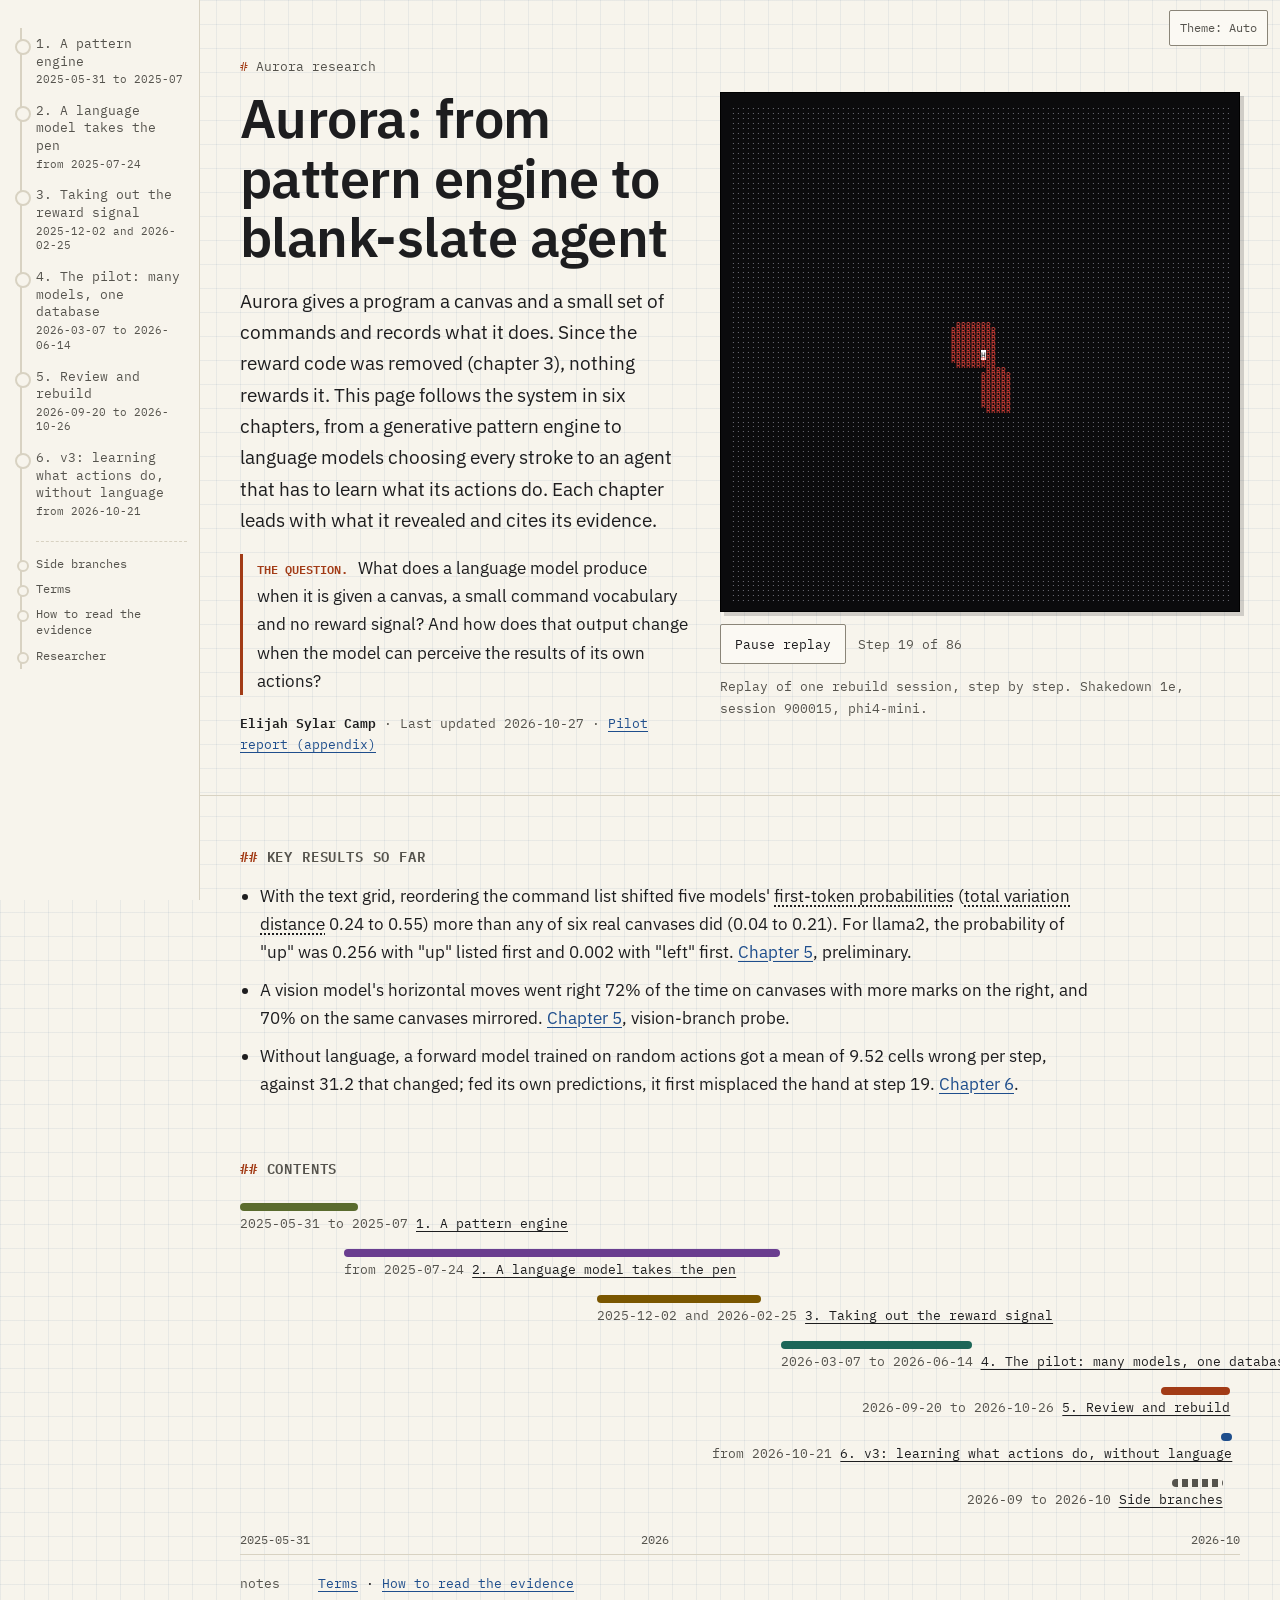
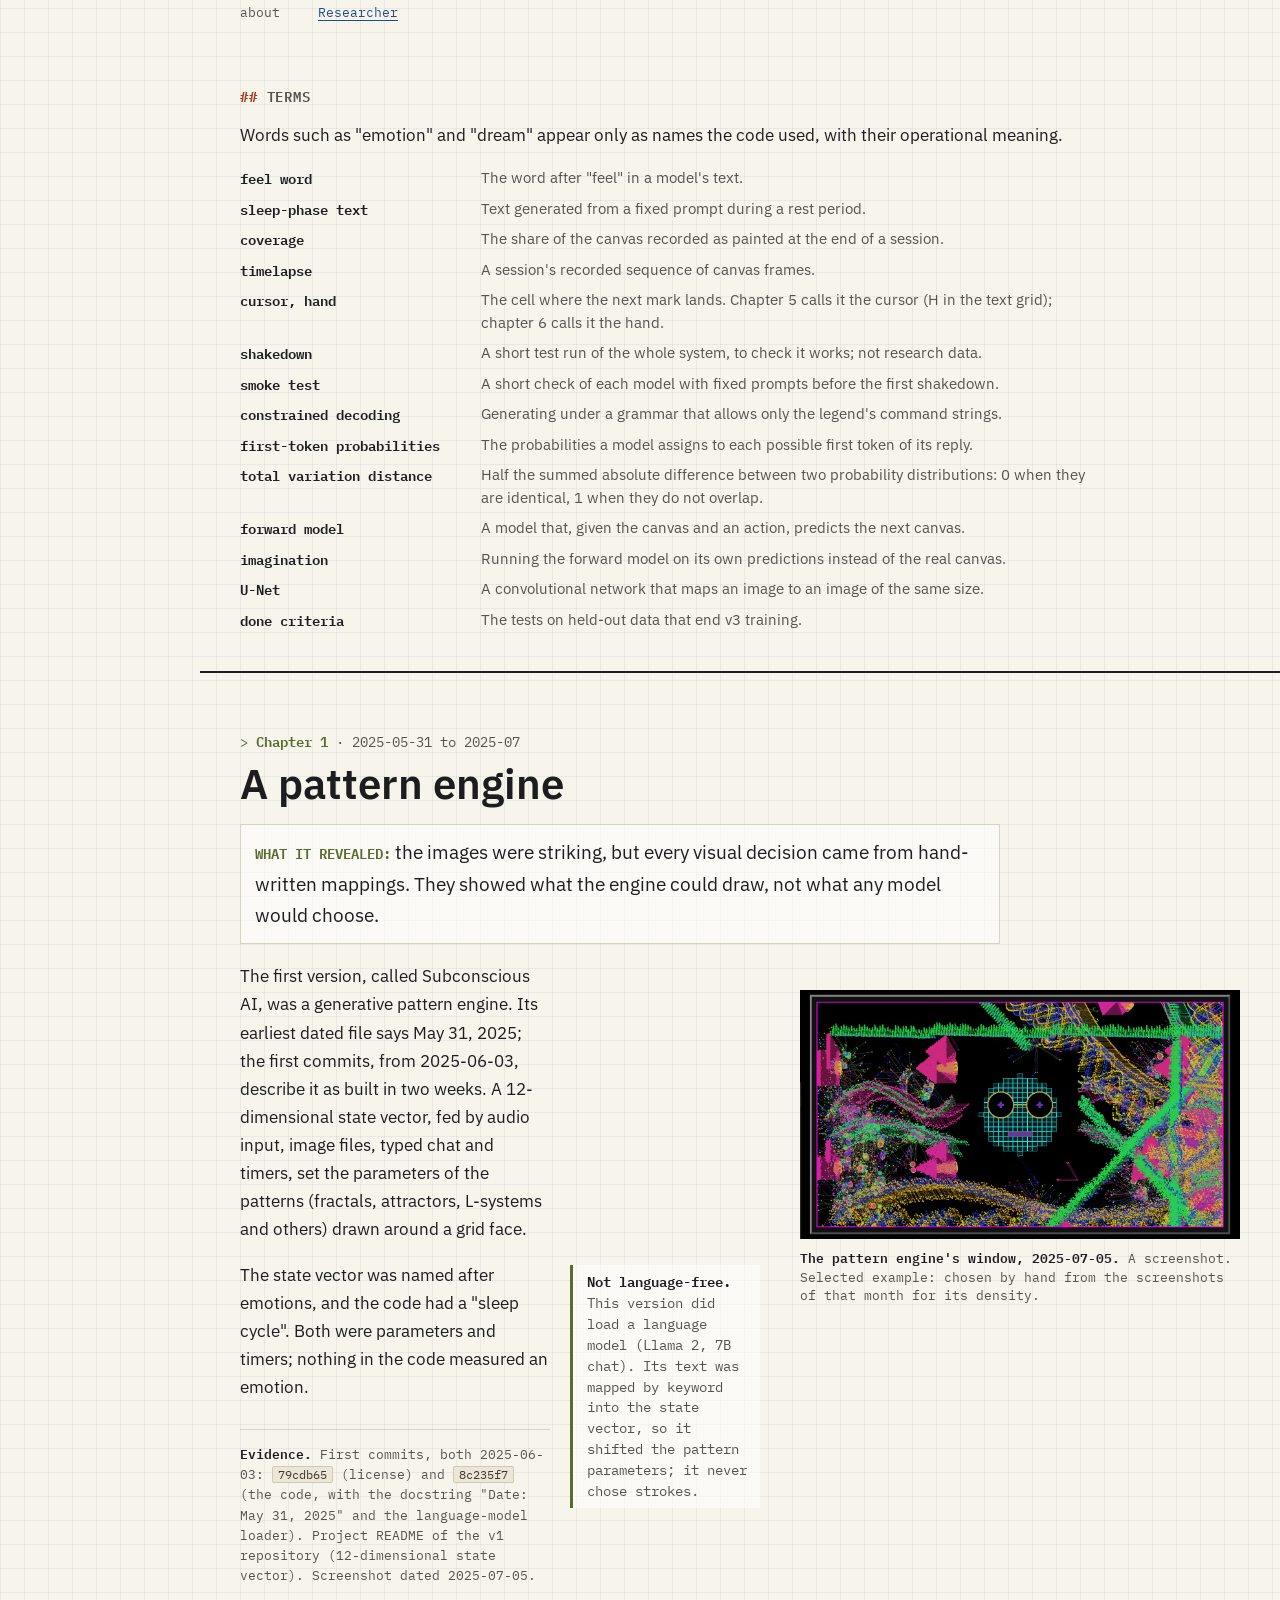
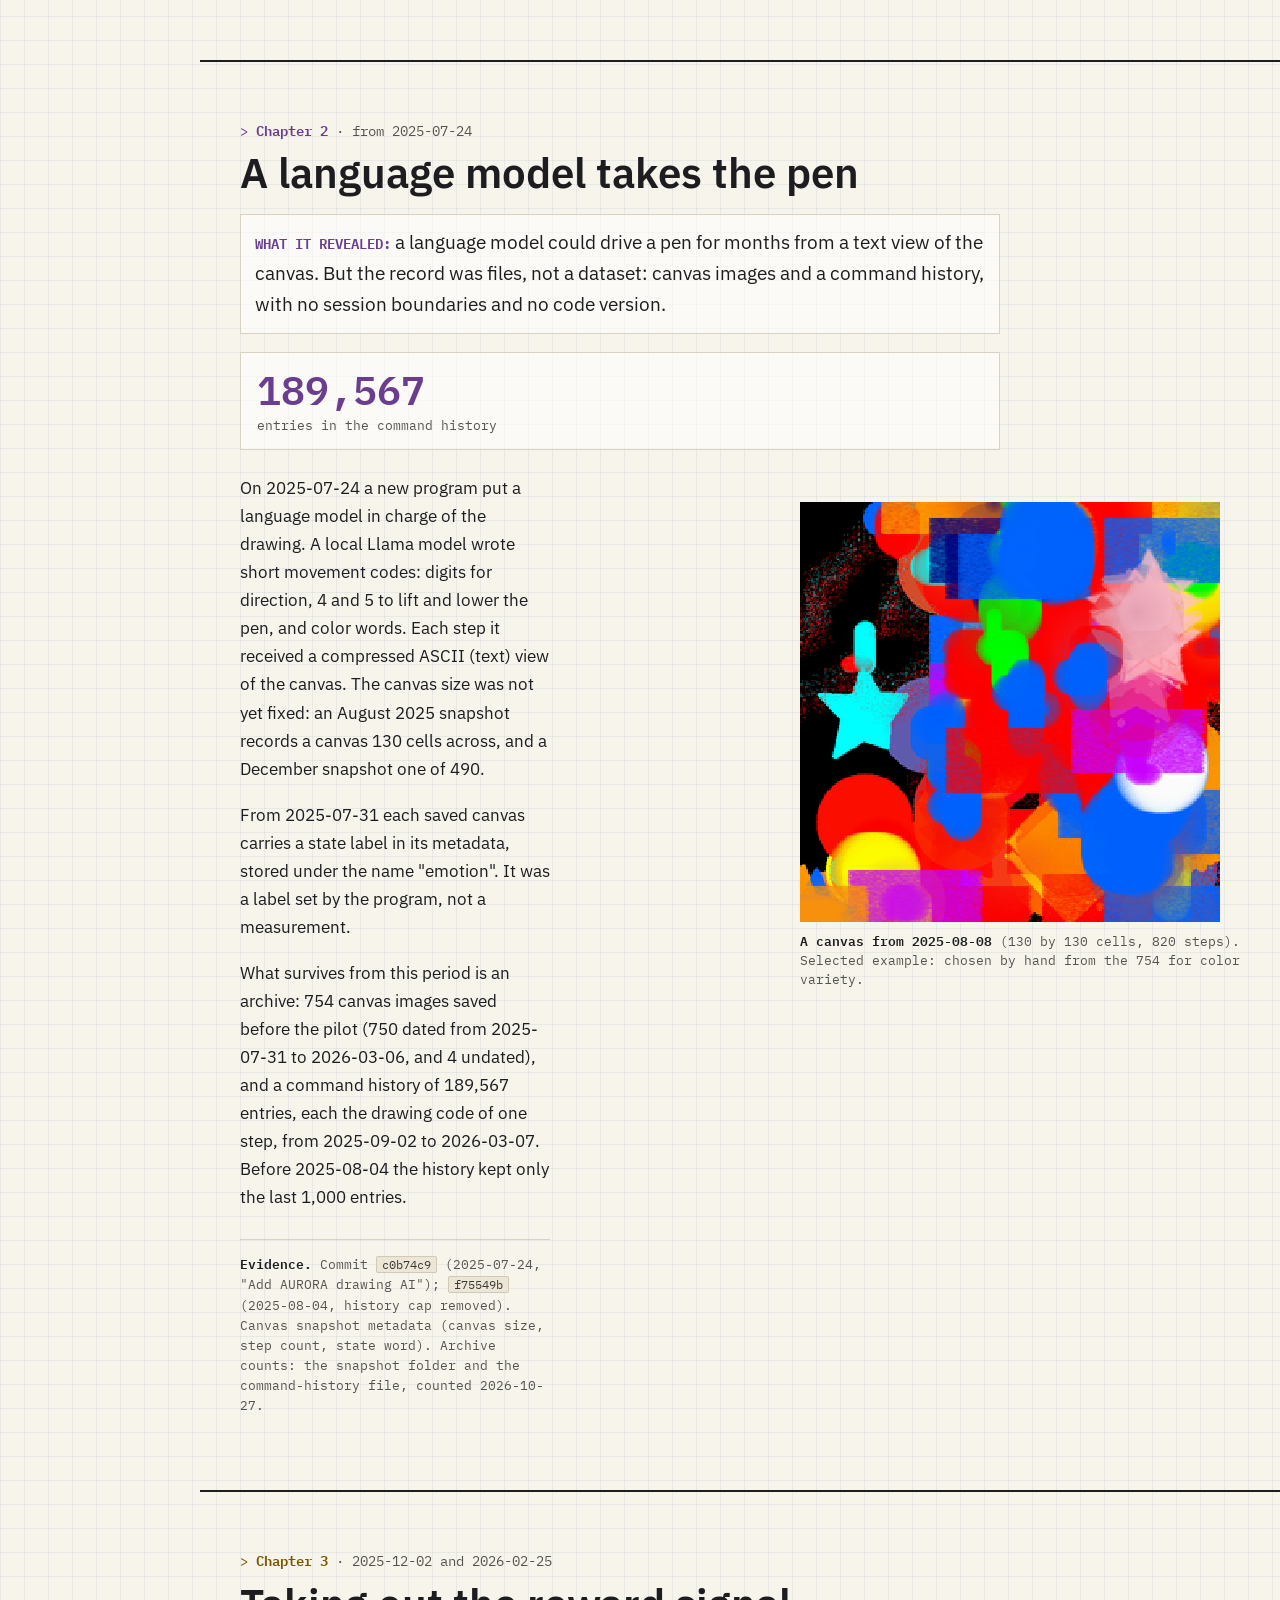
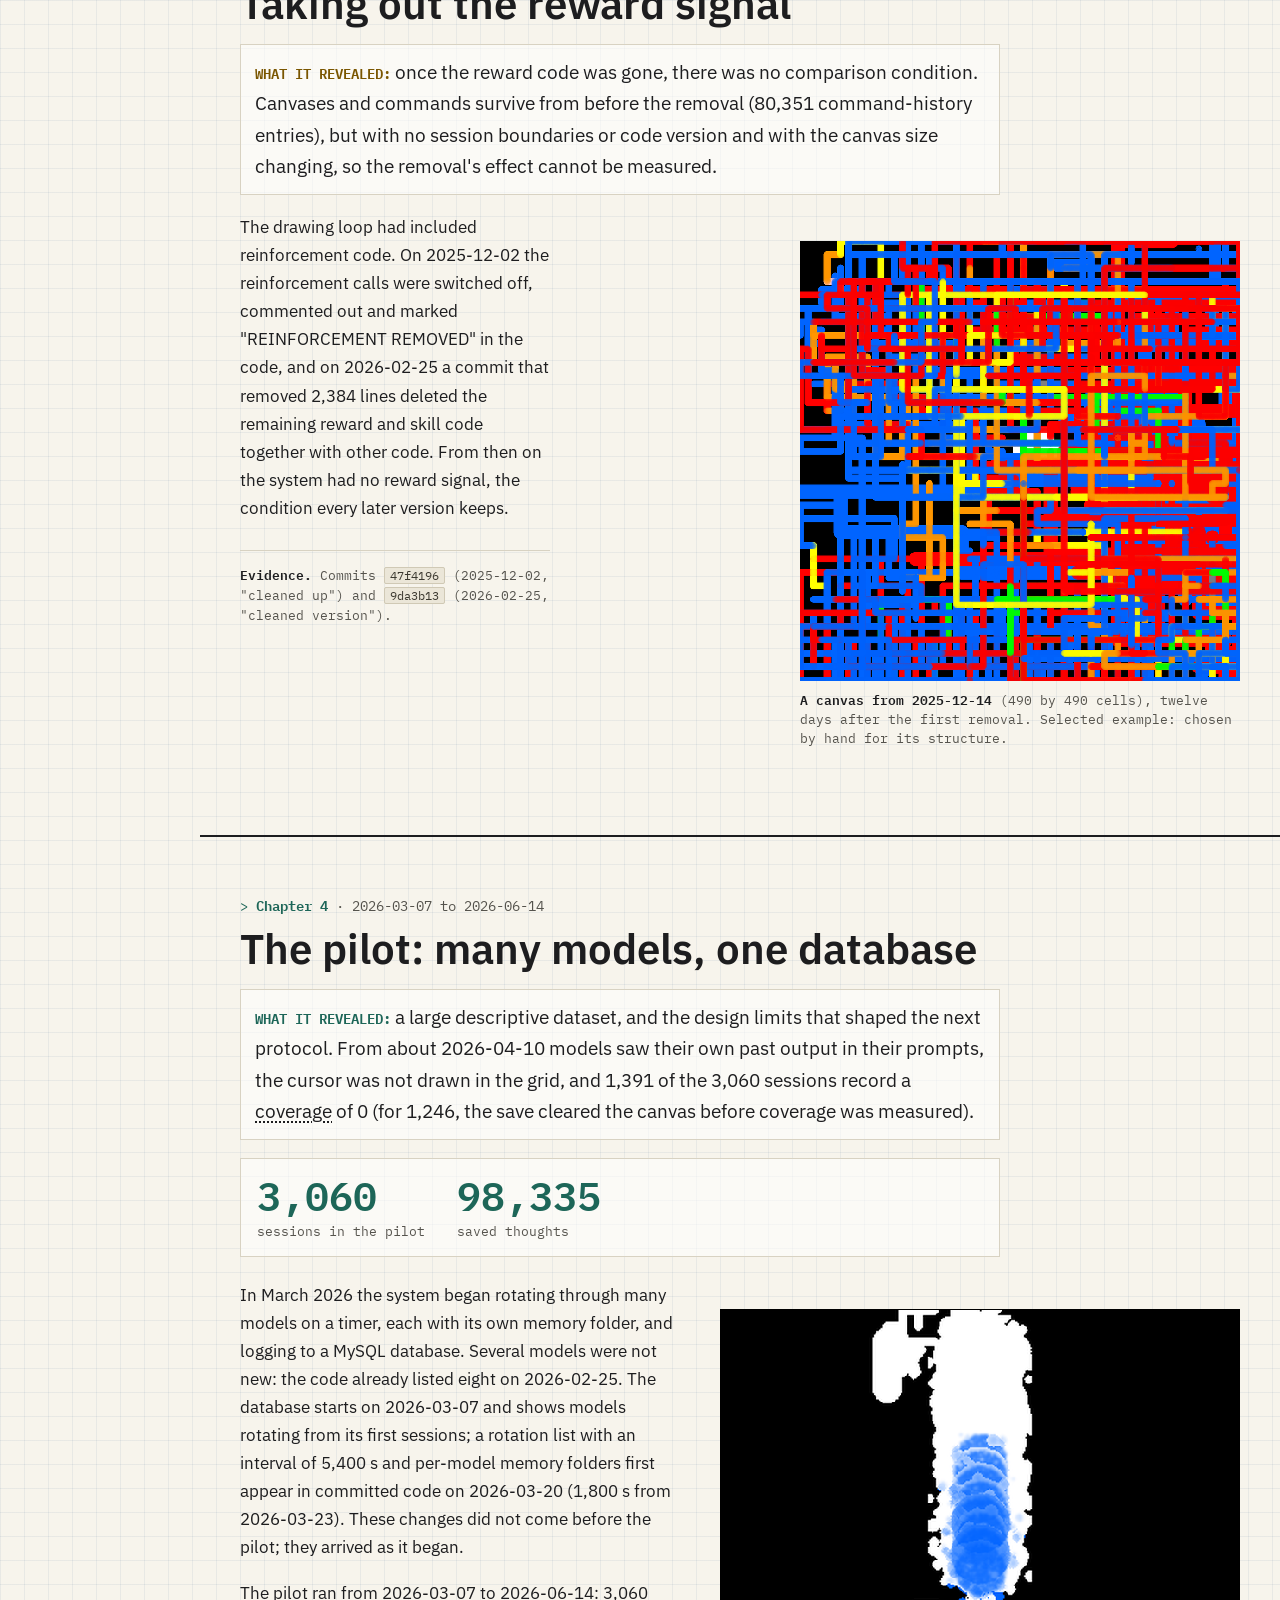
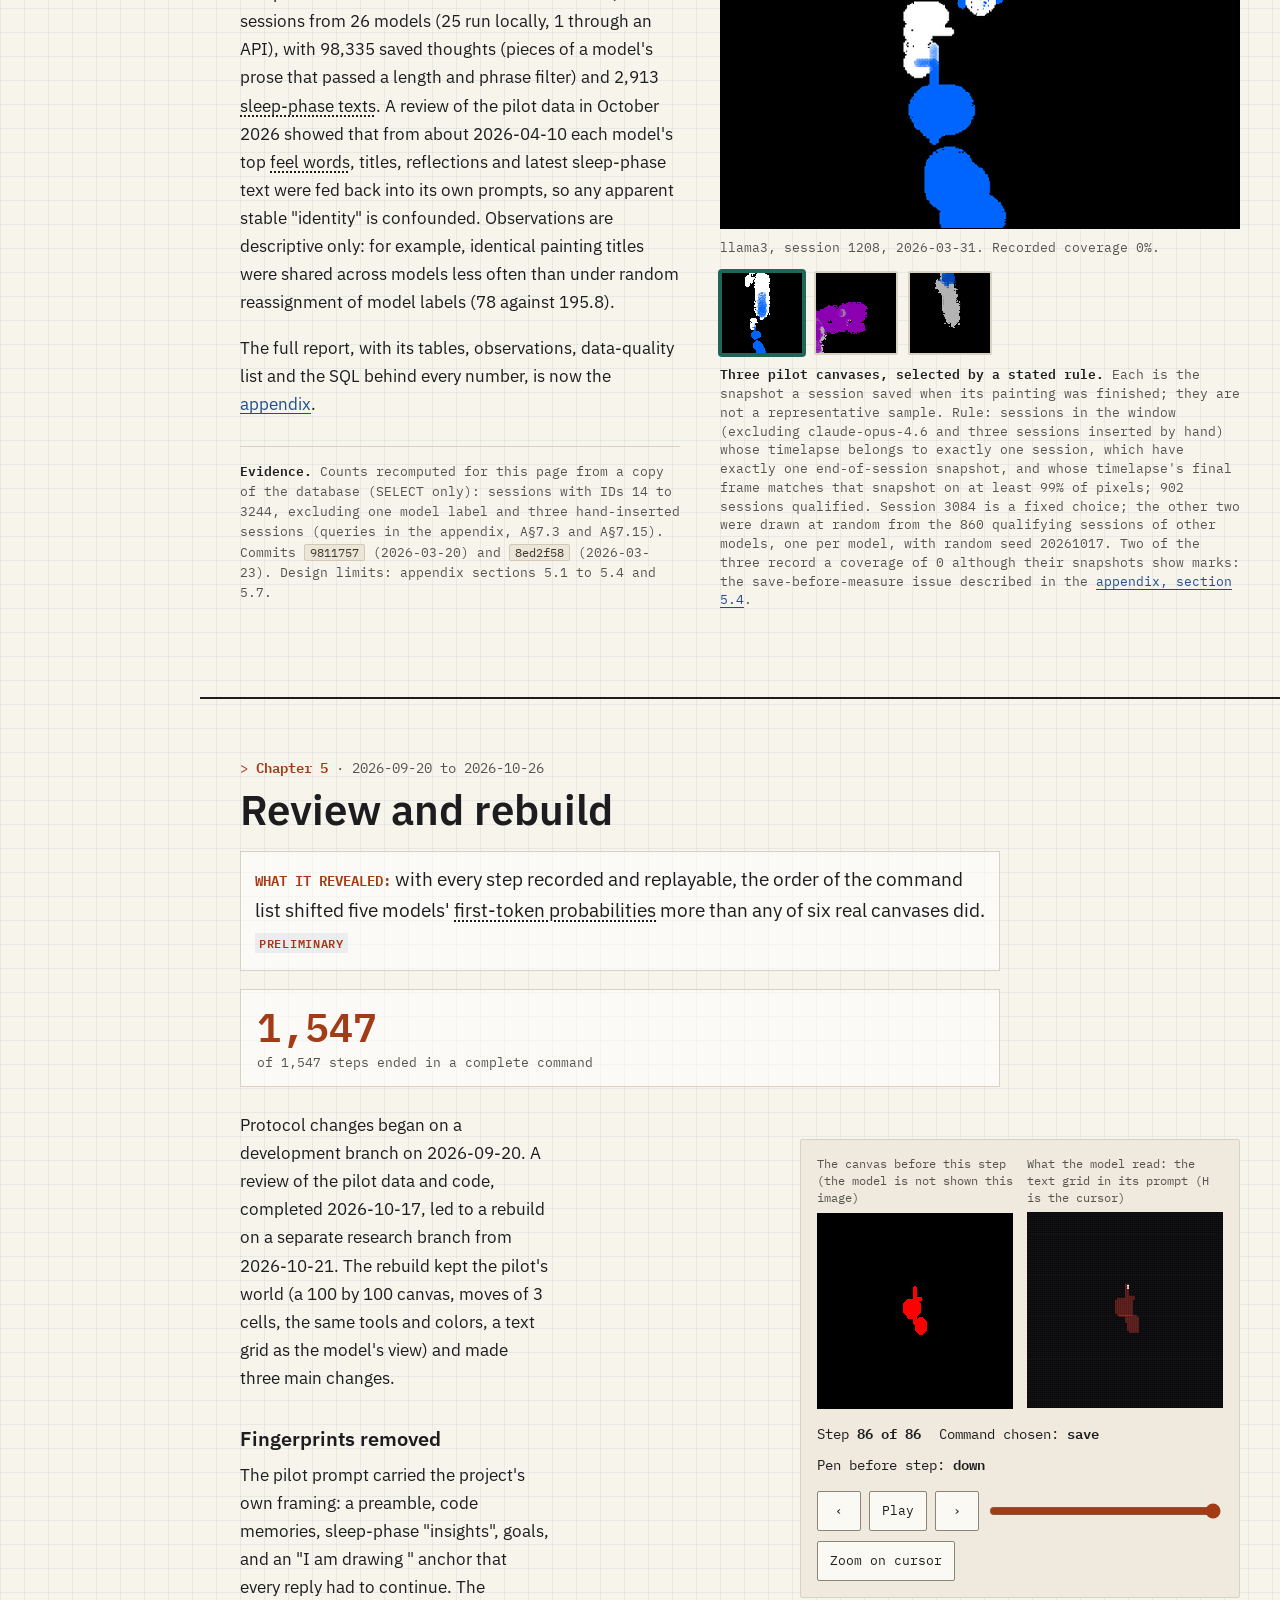
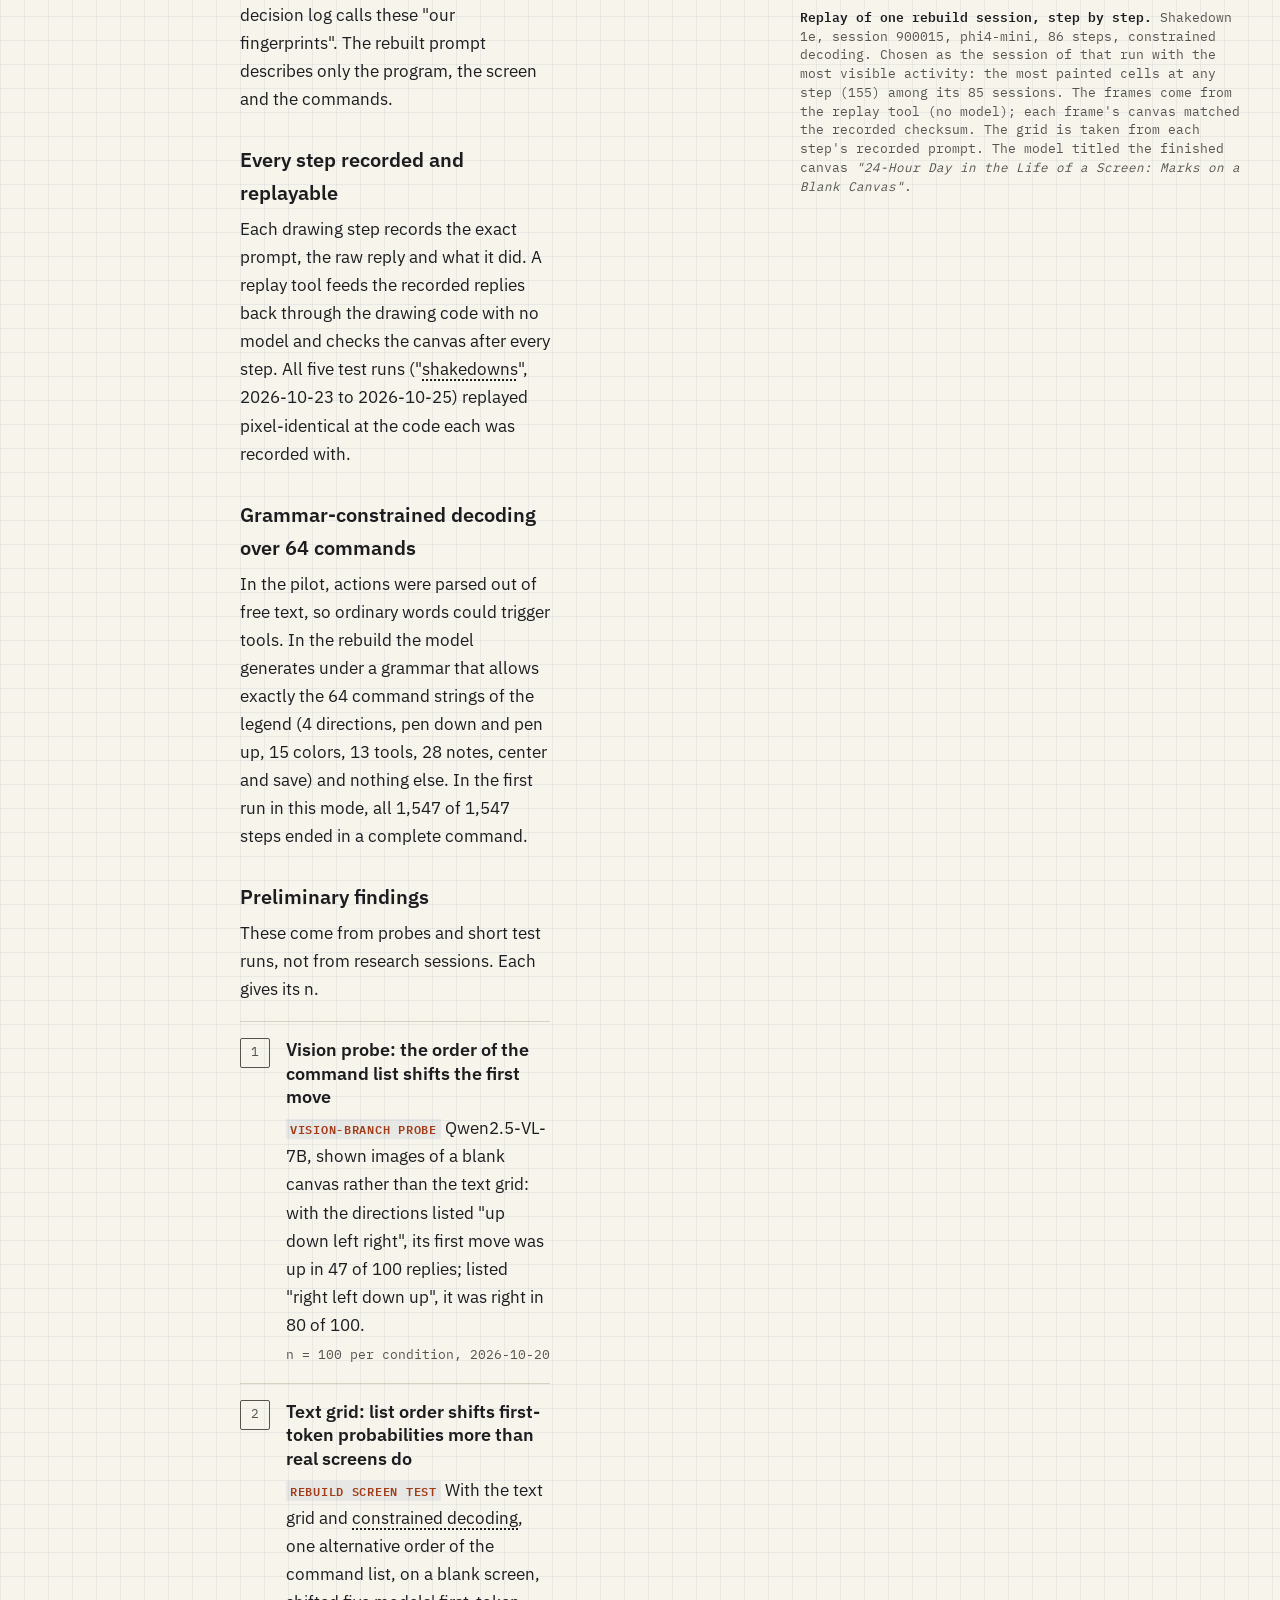
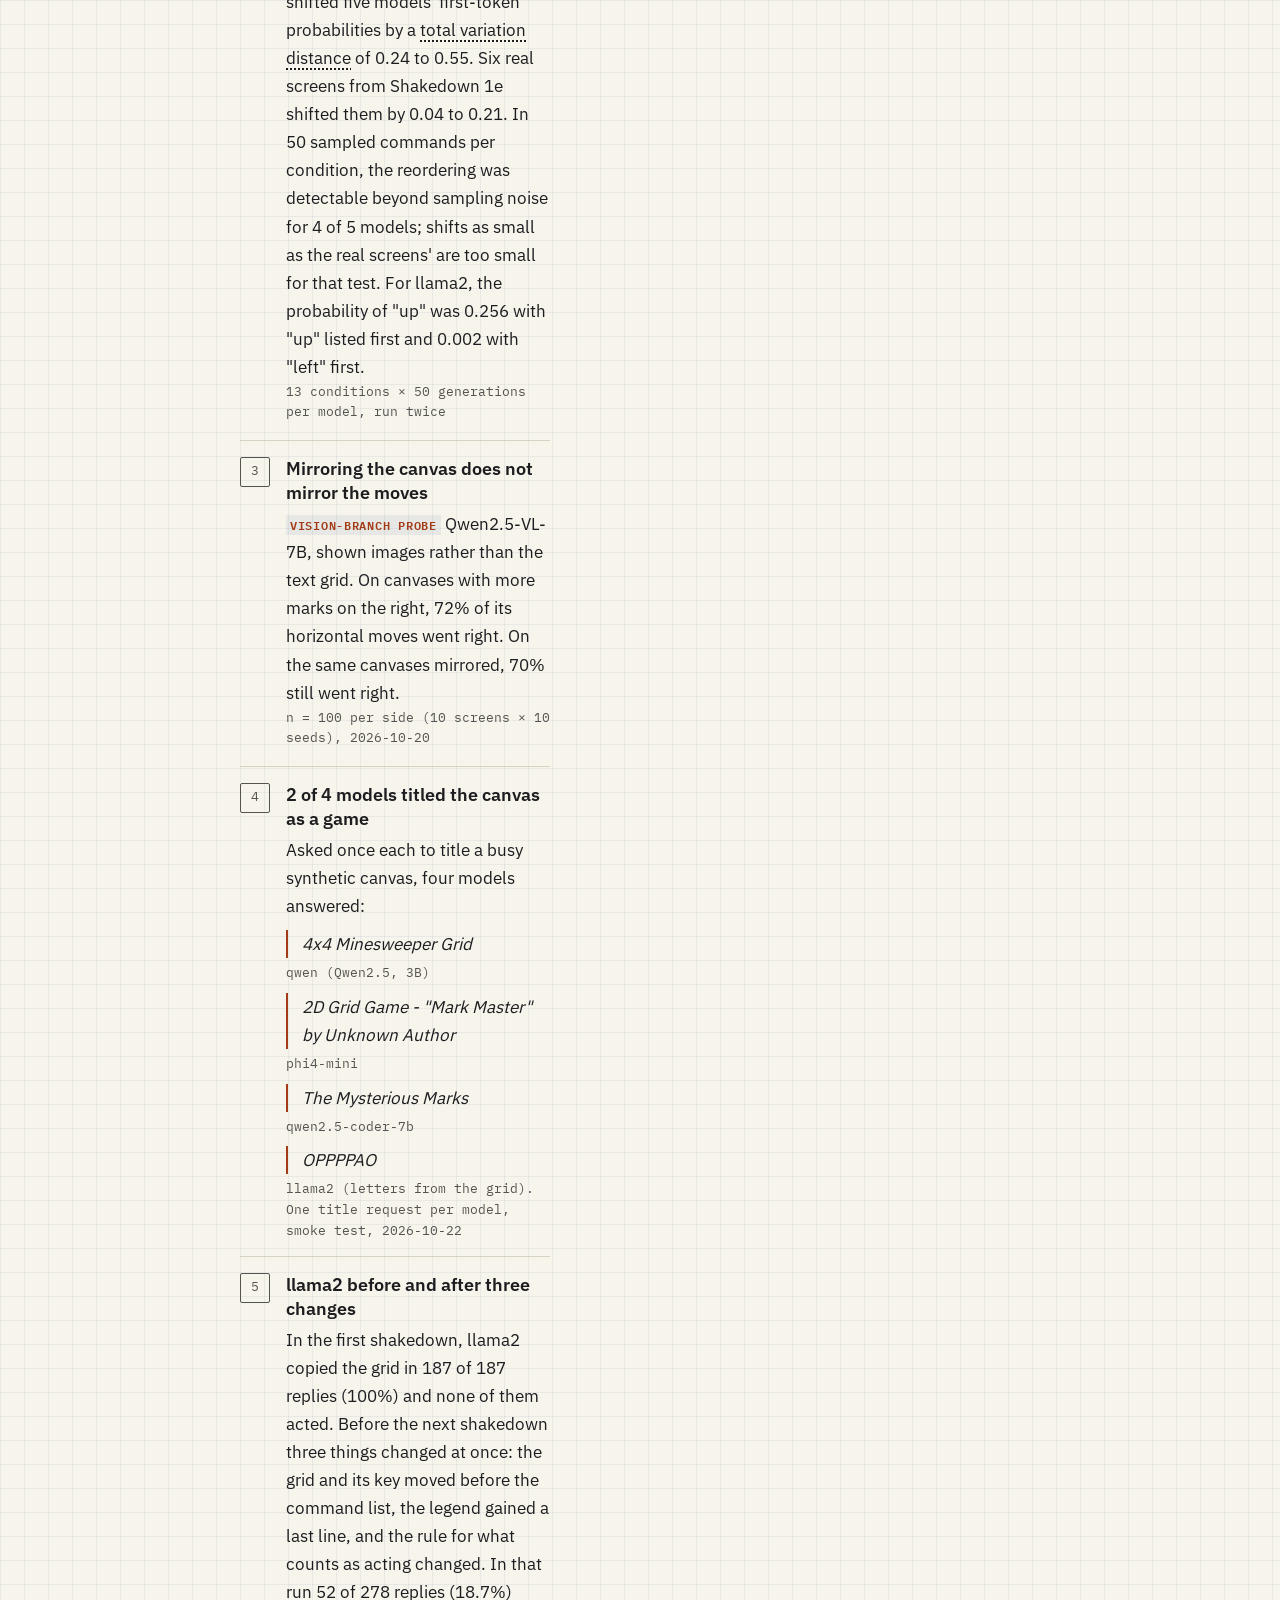
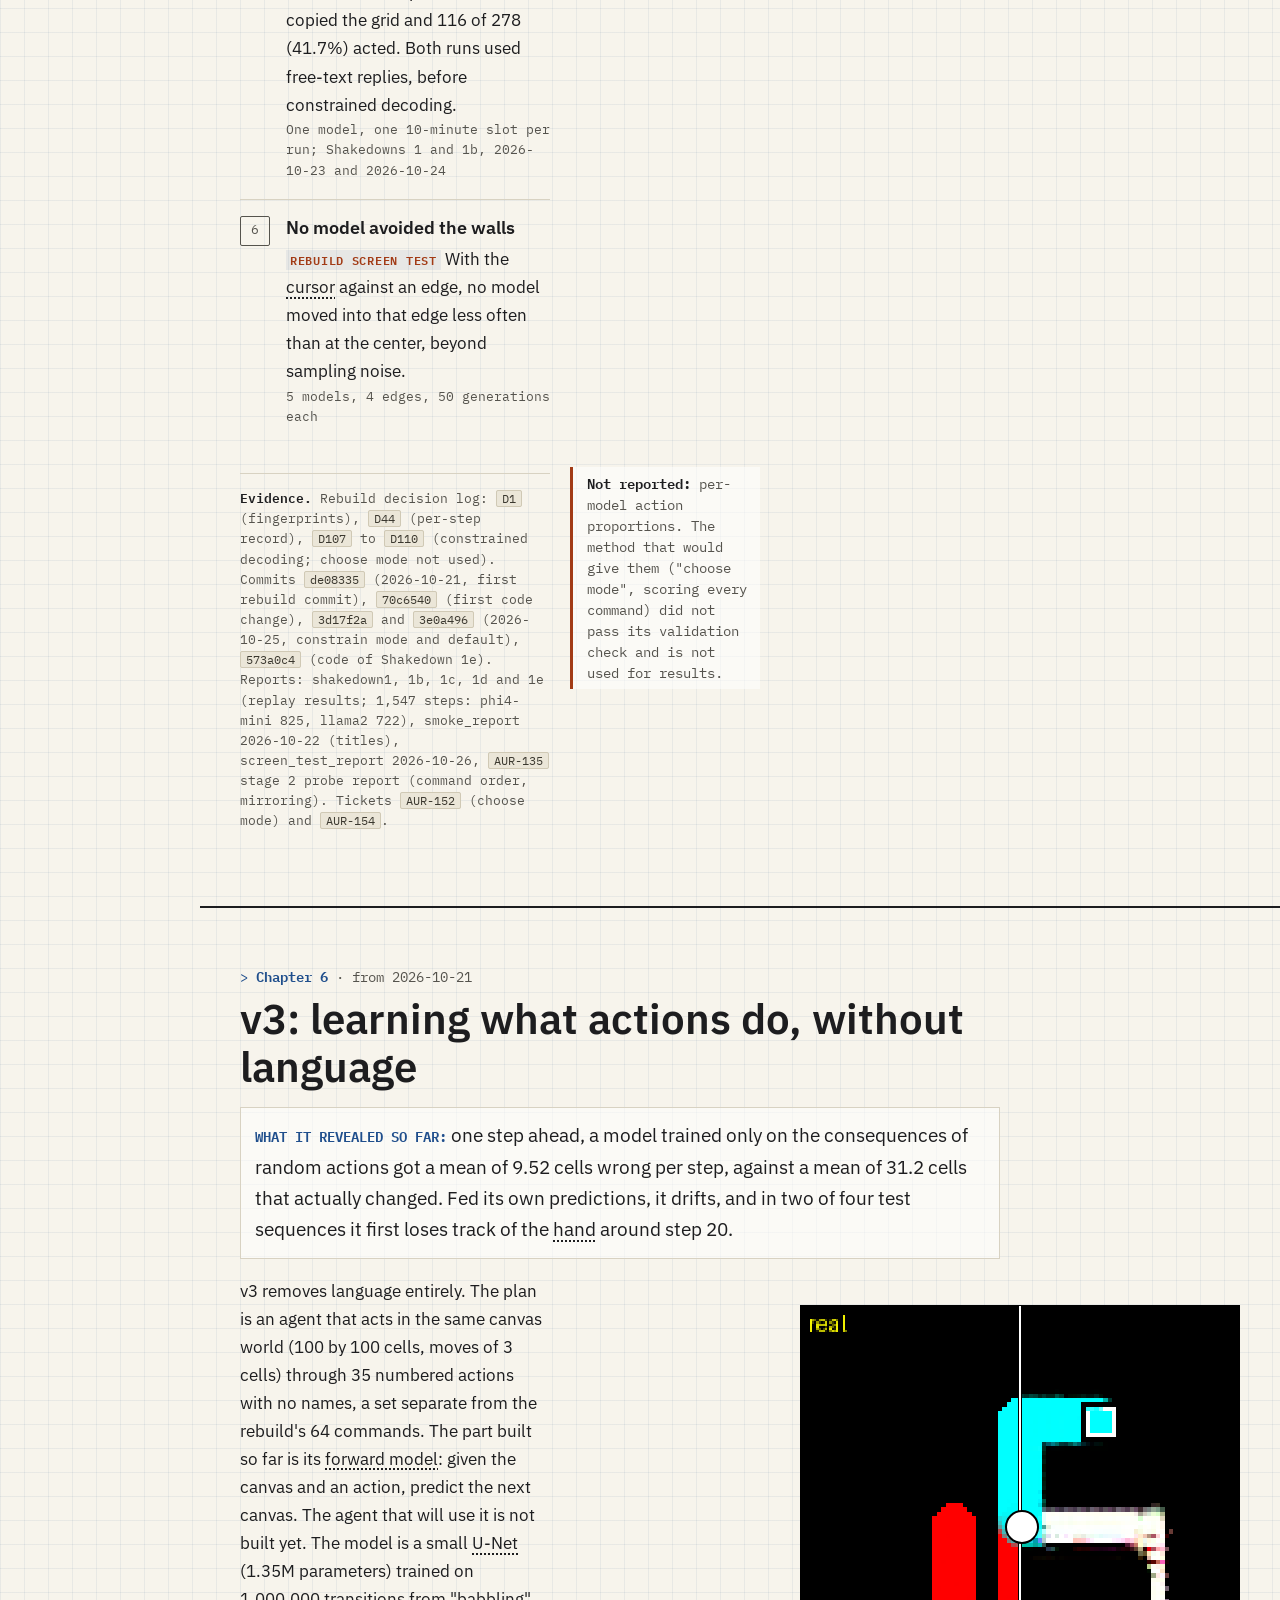
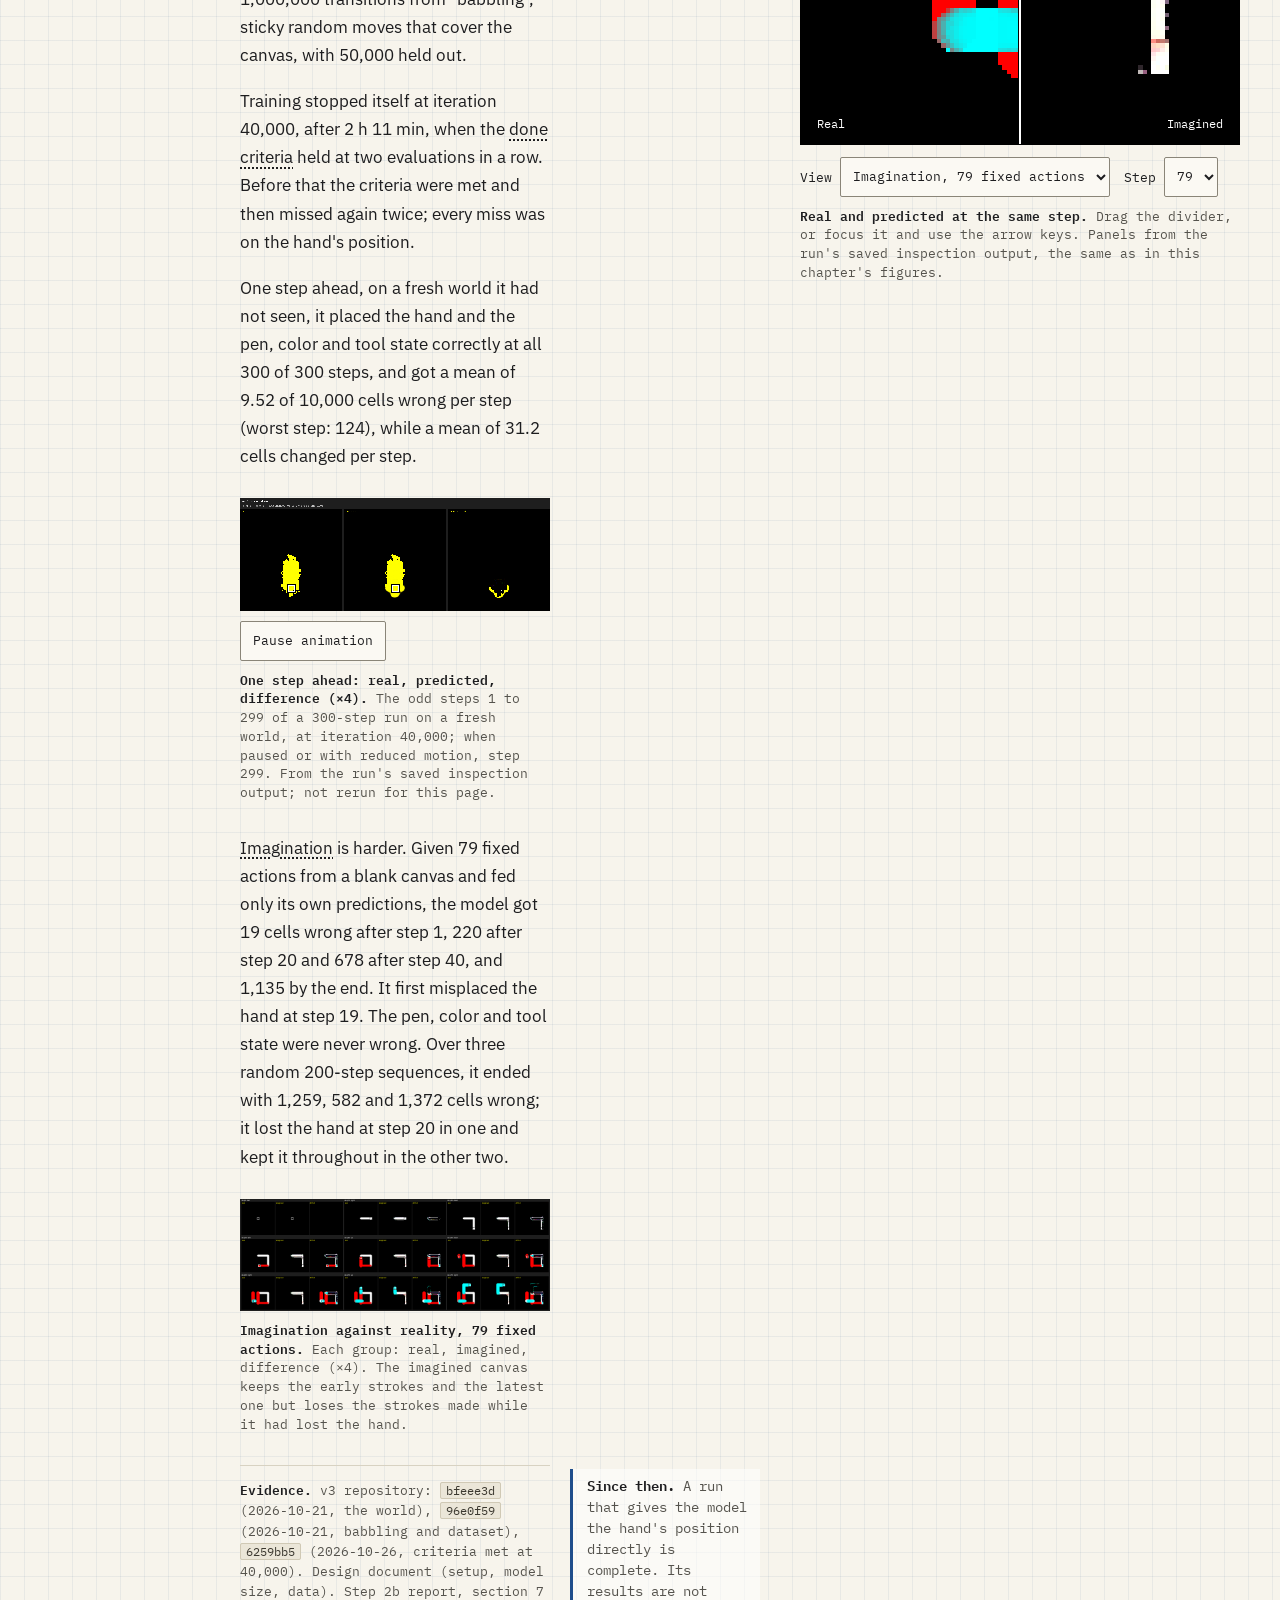
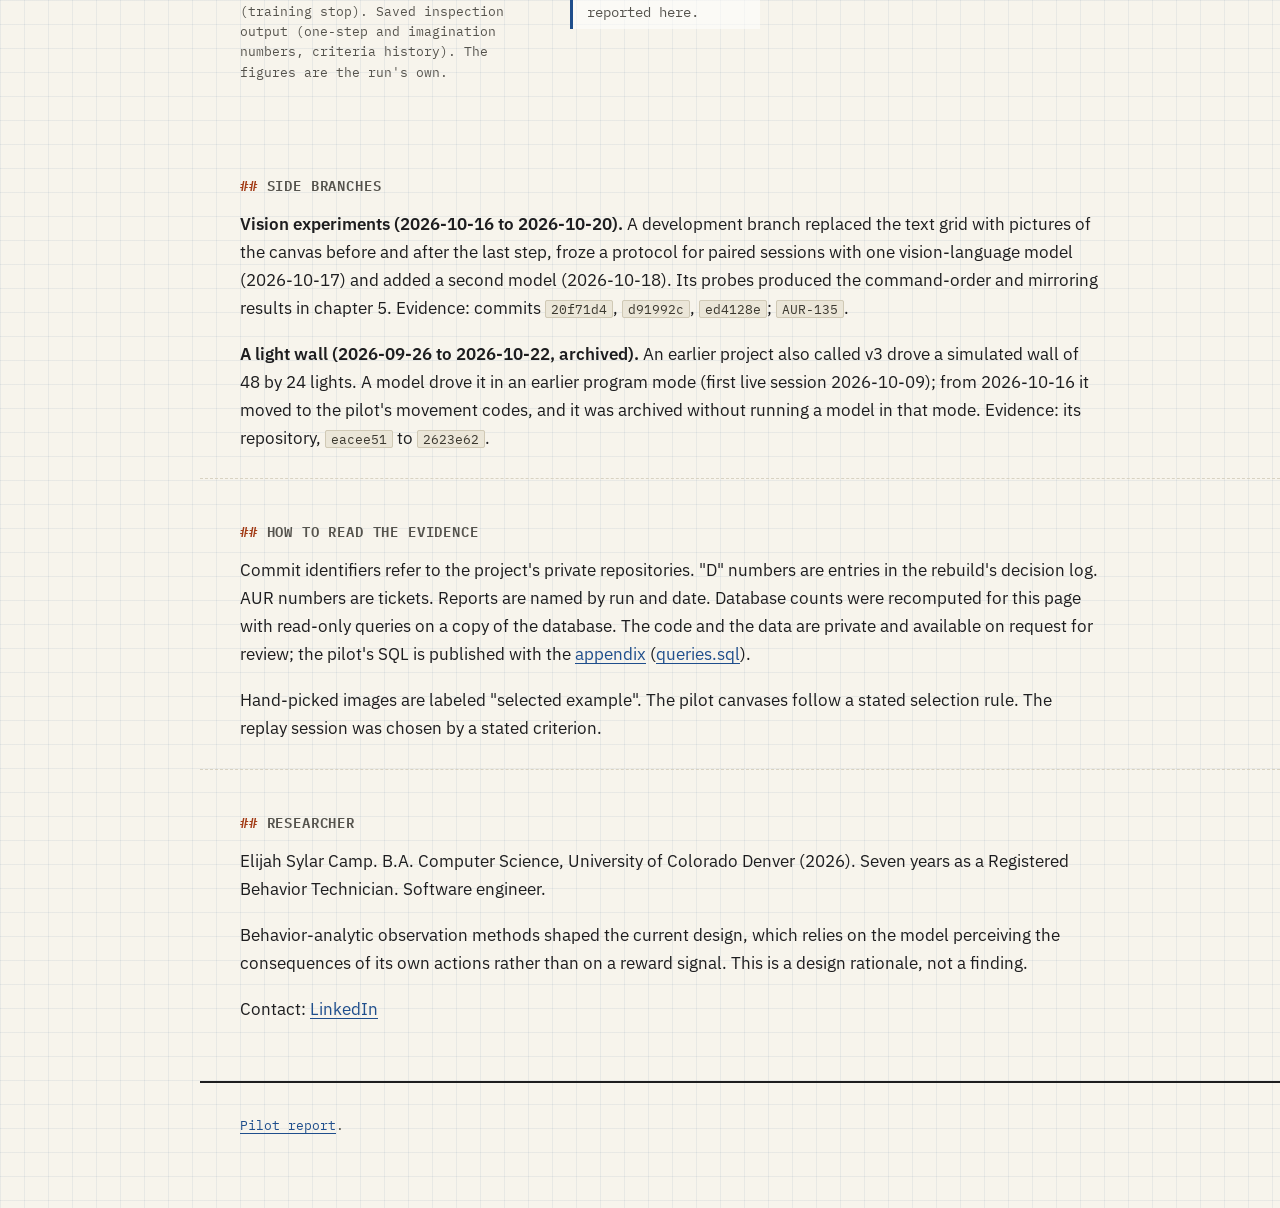
<file: index.html>
<!doctype html>
<html lang="en" data-base="" data-v3="img/v3/">
<head>
<meta charset="utf-8">
<meta name="viewport" content="width=device-width, initial-scale=1">
<title>Aurora research</title>
<meta name="description" content="How Aurora, a system that gives a program a canvas and a small set of commands, changed from a pattern engine to language models drawing to a blank-slate agent, and what each version showed.">
<script>try{var t=localStorage.getItem("theme");if(t==="light"||t==="dark")document.documentElement.setAttribute("data-theme",t)}catch(e){}</script>
<script>(function(){var h=decodeURIComponent(location.hash.slice(1)),m=["abstract","availability","dataset","h-abstract","h-availability","h-dataset","h-limitations","h-observations","h-protocol","h-question","h-researcher","h-system","limitations","observations","protocol","question","system"];if(h&&m.indexOf(h)>=0)location.replace("pilot/#"+encodeURIComponent(h));})();</script>

<link rel="stylesheet" href="style.css">
</head>
<body class="s-lab">
<a class="skip" href="#main">Skip to content</a>
<button class="themebtn btn" type="button">Theme: Auto</button>
<header class="hero" data-hero="ascii">
  <div class="wrap hero-in">
  <div class="hero-text">
  <p class="kicker">Aurora research</p>
  <h1>Aurora: from pattern engine to blank-slate agent</h1>
  <p class="dek">Aurora gives a program a canvas and a small set of commands and records what it does. Since the reward code was removed (chapter 3), nothing rewards it. This page follows the system in six chapters, from a generative pattern engine to language models choosing every stroke to an agent that has to learn what its actions do. Each chapter leads with what it revealed and cites its evidence.</p>
  <p class="question"><b>The question.</b> What does a language model produce when it is given a canvas, a small command vocabulary and no reward signal? And how does that output change when the model can perceive the results of its own actions?</p>
  <p class="byline"><strong>Elijah Sylar Camp</strong> · Last updated 2026-10-27 · <a href="pilot/">Pilot report (appendix)</a></p>
  </div>
  <figure class="hero-fig">
    <div class="asciiwrap"><pre class="ascii hero-grid" aria-hidden="true"></pre></div>
    <div class="hero-ctl"><button type="button" class="btn" data-hero-toggle data-play="Play replay" data-pause="Pause replay">Pause replay</button><span data-hero-step aria-live="off">Step 86 of 86</span><span class="hero-cap">Replay of one rebuild session, step by step. Shakedown 1e, session 900015, phi4-mini.</span></div>
  </figure>
  </div>
</header>
<nav class="track" data-track aria-label="Sections">
  <ol>
    <li><a href="#c1" data-ch="c1"><span class="tn">1. A pattern engine</span><span class="td">2025-05-31 to 2025-07</span></a></li>
    <li><a href="#c2" data-ch="c2"><span class="tn">2. A language model takes the pen</span><span class="td">from 2025-07-24</span></a></li>
    <li><a href="#c3" data-ch="c3"><span class="tn">3. Taking out the reward signal</span><span class="td">2025-12-02 and 2026-02-25</span></a></li>
    <li><a href="#c4" data-ch="c4"><span class="tn">4. The pilot: many models, one database</span><span class="td">2026-03-07 to 2026-06-14</span></a></li>
    <li><a href="#c5" data-ch="c5"><span class="tn">5. Review and rebuild</span><span class="td">2026-09-20 to 2026-10-26</span></a></li>
    <li><a href="#c6" data-ch="c6"><span class="tn">6. v3: learning what actions do, without language</span><span class="td">from 2026-10-21</span></a></li>
    <li class="extra"><a href="#side" data-ch="side"><span class="tn">Side branches</span></a></li>
    <li class="extra"><a href="#terms" data-ch="terms"><span class="tn">Terms</span></a></li>
    <li class="extra"><a href="#method" data-ch="method"><span class="tn">How to read the evidence</span></a></li>
    <li class="extra"><a href="#researcher" data-ch="researcher"><span class="tn">Researcher</span></a></li>
  </ol>
  <div class="prog" aria-hidden="true"><i></i></div>
</nav>
<main id="main">
<section class="keys" aria-labelledby="h-keys">
<div class="wrap">
  <h2 id="h-keys">Key results so far</h2>
  <ul>
    <li>With the text grid, reordering the command list shifted five models' <span class="term" tabindex="0" aria-describedby="tip-14">first-token probabilities<span class="tip" role="tooltip" id="tip-14">The probabilities a model assigns to each possible first token of its reply.</span></span> (<span class="term" tabindex="0" aria-describedby="tip-15">total variation distance<span class="tip" role="tooltip" id="tip-15">Half the summed absolute difference between two probability distributions: 0 when they are identical, 1 when they do not overlap.</span></span> 0.24 to 0.55) more than any of six real canvases did (0.04 to 0.21). For llama2, the probability of "up" was 0.256 with "up" listed first and 0.002 with "left" first. <a href="#c5">Chapter 5</a>, preliminary.</li>
    <li>A vision model's horizontal moves went right 72% of the time on canvases with more marks on the right, and 70% on the same canvases mirrored. <a href="#c5">Chapter 5</a>, vision-branch probe.</li>
    <li>Without language, a forward model trained on random actions got a mean of 9.52 cells wrong per step, against 31.2 that changed; fed its own predictions, it first misplaced the hand at step 19. <a href="#c6">Chapter 6</a>.</li>
  </ul>
</div>
</section>

<section class="tlsec" aria-labelledby="h-contents">
<div class="wrap">
  <h2 id="h-contents">Contents</h2>
  <ol class="tl" style="--rows:7">
    <li class="ch" style="--row:0;--x0:0.00%;--x1:11.78%;--w:11.78%;--accent:var(--a1)"><span class="bar"></span><span class="lab"><span class="d">2025-05-31 to 2025-07</span><a href="#c1">1. A pattern engine</a></span></li>
    <li class="ch" style="--row:1;--x0:10.42%;--x1:54.05%;--w:43.63%;--accent:var(--a2)"><span class="bar"></span><span class="lab"><span class="d">from 2025-07-24</span><a href="#c2">2. A language model takes the pen</a></span></li>
    <li class="ch" style="--row:2;--x0:35.71%;--x1:52.12%;--w:16.41%;--accent:var(--a3)"><span class="bar"></span><span class="lab"><span class="d">2025-12-02 and 2026-02-25</span><a href="#c3">3. Taking out the reward signal</a></span></li>
    <li class="ch" style="--row:3;--x0:54.05%;--x1:73.17%;--w:19.11%;--accent:var(--a4)"><span class="bar"></span><span class="lab"><span class="d">2026-03-07 to 2026-06-14</span><a href="#c4">4. The pilot: many models, one database</a></span></li>
    <li class="ch flip" style="--row:4;--x0:92.08%;--x1:99.03%;--w:6.95%;--accent:var(--a5)"><span class="bar"></span><span class="lab"><span class="d">2026-09-20 to 2026-10-26</span><a href="#c5">5. Review and rebuild</a></span></li>
    <li class="ch flip" style="--row:5;--x0:98.07%;--x1:99.23%;--w:1.16%;--accent:var(--a6)"><span class="bar"></span><span class="lab"><span class="d">from 2026-10-21</span><a href="#c6">6. v3: learning what actions do, without language</a></span></li>
    <li class="side flip" style="--row:6;--x0:93.24%;--x1:98.26%;--w:5.02%;--accent:var(--muted)"><span class="bar"></span><span class="lab"><span class="d">2026-09 to 2026-10</span><a href="#side">Side branches</a></span></li>
    <li class="axis" aria-hidden="true"><span style="--x:0%">2025-05-31</span><span style="--x:41.51%">2026</span><span style="--x:100%">2026-10</span></li>
  </ol>
  <ul class="tl-more">
    <li><span class="d">notes</span><a href="#terms">Terms</a> · <a href="#method">How to read the evidence</a></li>
    <li><span class="d">about</span><a href="#researcher">Researcher</a></li>
  </ul>
</div>
</section>

<section class="plain terms-sec" id="terms" aria-labelledby="h-terms">
<div class="wrap">
  <h2 id="h-terms">Terms</h2>
  <p>Words such as "emotion" and "dream" appear only as names the code used, with their operational meaning.</p>
  <dl class="terms">
    <dt>feel word</dt><dd>The word after "feel" in a model's text.</dd>
    <dt>sleep-phase text</dt><dd>Text generated from a fixed prompt during a rest period.</dd>
    <dt>coverage</dt><dd>The share of the canvas recorded as painted at the end of a session.</dd>
    <dt>timelapse</dt><dd>A session's recorded sequence of canvas frames.</dd>
    <dt>cursor, hand</dt><dd>The cell where the next mark lands. Chapter 5 calls it the cursor (H in the text grid); chapter 6 calls it the hand.</dd>
    <dt>shakedown</dt><dd>A short test run of the whole system, to check it works; not research data.</dd>
    <dt>smoke test</dt><dd>A short check of each model with fixed prompts before the first shakedown.</dd>
    <dt>constrained decoding</dt><dd>Generating under a grammar that allows only the legend's command strings.</dd>
    <dt>first-token probabilities</dt><dd>The probabilities a model assigns to each possible first token of its reply.</dd>
    <dt>total variation distance</dt><dd>Half the summed absolute difference between two probability distributions: 0 when they are identical, 1 when they do not overlap.</dd>
    <dt>forward model</dt><dd>A model that, given the canvas and an action, predicts the next canvas.</dd>
    <dt>imagination</dt><dd>Running the forward model on its own predictions instead of the real canvas.</dd>
    <dt>U-Net</dt><dd>A convolutional network that maps an image to an image of the same size.</dd>
    <dt>done criteria</dt><dd>The tests on held-out data that end v3 training.</dd>
  </dl>
</div>
</section>

<!-- 1 -->
<section class="chapter" id="c1" aria-labelledby="h-c1" style="--accent:var(--a1)">
<div class="wrap">
<div class="head">
  <p class="when"><b>Chapter 1</b> · 2025-05-31 to 2025-07</p>
  <h2 id="h-c1">A pattern engine</h2>
  <p class="lede"><strong>What it revealed:</strong> the images were striking, but every visual decision came from hand-written mappings. They showed what the engine could draw, not what any model would choose.</p>
</div>
<div class="split">
<div class="pin">
  <figure class="wide">
    <img src="img/v1-pattern-2025-07-05.jpg" width="1360" height="768" loading="lazy" alt="The pattern engine's window: on black, green lattice bands, pink pyramids and gold looping curves surround a cyan grid face with round eyes.">
    <figcaption><b>The pattern engine's window, 2025-07-05.</b> A screenshot. Selected example: chosen by hand from the screenshots of that month for its density.</figcaption>
  </figure>
</div>
<div class="text">
  <p>The first version, called Subconscious AI, was a generative pattern engine. Its earliest dated file says May 31, 2025; the first commits, from 2025-06-03, describe it as built in two weeks. A 12-dimensional state vector, fed by audio input, image files, typed chat and timers, set the parameters of the patterns (fractals, attractors, L-systems and others) drawn around a grid face.</p>
  <p class="note"><b>Not language-free.</b> This version did load a language model (Llama 2, 7B chat). Its text was mapped by keyword into the state vector, so it shifted the pattern parameters; it never chose strokes.</p>
  <p>The state vector was named after emotions, and the code had a "sleep cycle". Both were parameters and timers; nothing in the code measured an emotion.</p>
  <p class="evidence"><b>Evidence.</b> First commits, both 2025-06-03: <code>79cdb65</code> (license) and <code>8c235f7</code> (the code, with the docstring "Date: May 31, 2025" and the language-model loader). Project README of the v1 repository (12-dimensional state vector). Screenshot dated 2025-07-05.</p>
</div>
</div>
</div>
</section>

<!-- 2 -->
<section class="chapter" id="c2" aria-labelledby="h-c2" style="--accent:var(--a2)">
<div class="wrap">
<div class="head">
  <p class="when"><b>Chapter 2</b> · from 2025-07-24</p>
  <h2 id="h-c2">A language model takes the pen</h2>
  <p class="lede"><strong>What it revealed:</strong> a language model could drive a pen for months from a text view of the canvas. But the record was files, not a dataset: canvas images and a command history, with no session boundaries and no code version.</p>
</div>
<ul class="stats" aria-label="Counts from this chapter"><li><span class="num" data-count="189567">189,567</span><span class="what">entries in the command history</span></li></ul>
<div class="split">
<div class="pin">
  <figure class="canvas">
    <img src="img/canvas-2025-08-08.png" width="260" height="260" loading="lazy" style="width:min(100%,420px)" alt="Dense canvas of overlapping shapes: red and blue blocks, cyan and pink stars, yellow and green circles, a white glowing disc near the bottom.">
    <figcaption><b>A canvas from 2025-08-08</b> (130 by 130 cells, 820 steps). Selected example: chosen by hand from the 754 for color variety.</figcaption>
  </figure>
</div>
<div class="text">
  <p>On 2025-07-24 a new program put a language model in charge of the drawing. A local Llama model wrote short movement codes: digits for direction, 4 and 5 to lift and lower the pen, and color words. Each step it received a compressed ASCII (text) view of the canvas. The canvas size was not yet fixed: an August 2025 snapshot records a canvas 130 cells across, and a December snapshot one of 490.</p>
  <p>From 2025-07-31 each saved canvas carries a state label in its metadata, stored under the name "emotion". It was a label set by the program, not a measurement.</p>
  <p>What survives from this period is an archive: 754 canvas images saved before the pilot (750 dated from 2025-07-31 to 2026-03-06, and 4 undated), and a command history of 189,567 entries, each the drawing code of one step, from 2025-09-02 to 2026-03-07. Before 2025-08-04 the history kept only the last 1,000 entries.</p>
  <p class="evidence"><b>Evidence.</b> Commit <code>c0b74c9</code> (2025-07-24, "Add AURORA drawing AI"); <code>f75549b</code> (2025-08-04, history cap removed). Canvas snapshot metadata (canvas size, step count, state word). Archive counts: the snapshot folder and the command-history file, counted 2026-10-27.</p>
</div>
</div>
</div>
</section>

<!-- 3 -->
<section class="chapter" id="c3" aria-labelledby="h-c3" style="--accent:var(--a3)">
<div class="wrap">
<div class="head">
  <p class="when"><b>Chapter 3</b> · 2025-12-02 and 2026-02-25</p>
  <h2 id="h-c3">Taking out the reward signal</h2>
  <p class="lede"><strong>What it revealed:</strong> once the reward code was gone, there was no comparison condition. Canvases and commands survive from before the removal (80,351 command-history entries), but with no session boundaries or code version and with the canvas size changing, so the removal's effect cannot be measured.</p>
</div>
<div class="split">
<div class="pin">
  <figure class="canvas">
    <img src="img/canvas-2025-12-14.png" width="980" height="980" loading="lazy" style="width:min(100%,520px)" alt="A dense lattice of thin red, blue, yellow and green lines crossing at right angles, filling most of a black canvas.">
    <figcaption><b>A canvas from 2025-12-14</b> (490 by 490 cells), twelve days after the first removal. Selected example: chosen by hand for its structure.</figcaption>
  </figure>
</div>
<div class="text">
  <p>The drawing loop had included reinforcement code. On 2025-12-02 the reinforcement calls were switched off, commented out and marked "REINFORCEMENT REMOVED" in the code, and on 2026-02-25 a commit that removed 2,384 lines deleted the remaining reward and skill code together with other code. From then on the system had no reward signal, the condition every later version keeps.</p>
  <p class="evidence"><b>Evidence.</b> Commits <code>47f4196</code> (2025-12-02, "cleaned up") and <code>9da3b13</code> (2026-02-25, "cleaned version").</p>
</div>
</div>
</div>
</section>

<!-- 4 -->
<section class="chapter" id="c4" aria-labelledby="h-c4" style="--accent:var(--a4)">
<div class="wrap">
<div class="head">
  <p class="when"><b>Chapter 4</b> · 2026-03-07 to 2026-06-14</p>
  <h2 id="h-c4">The pilot: many models, one database</h2>
  <p class="lede"><strong>What it revealed:</strong> a large descriptive dataset, and the design limits that shaped the next protocol. From about 2026-04-10 models saw their own past output in their prompts, the cursor was not drawn in the grid, and 1,391 of the 3,060 sessions record a <span class="term" tabindex="0" aria-describedby="tip-3">coverage<span class="tip" role="tooltip" id="tip-3">The share of the canvas recorded as painted at the end of a session.</span></span> of 0 (for 1,246, the save cleared the canvas before coverage was measured).</p>
</div>
<ul class="stats" aria-label="Counts from this chapter"><li><span class="num" data-count="3060">3,060</span><span class="what">sessions in the pilot</span></li><li><span class="num" data-count="98335">98,335</span><span class="what">saved thoughts</span></li></ul>
<div class="split wide-pin">
<div class="pin">
  <figure class="wide canvas switcher" data-switch>
    <div class="sw-panels">
      <div class="sw-panel on" id="sw-1208"><img src="pilot/figures/session-1208-llama3.png" width="600" height="600" loading="lazy" alt="Black canvas with a vertical white band right of center, overlapping blue round marks and scattered colored marks."><p class="sub">llama3, session 1208, 2026-03-31. Recorded coverage 0%.</p></div>
      <div class="sw-panel" id="sw-1941"><img src="pilot/figures/session-1941-mistral.png" width="600" height="600" loading="lazy" alt="Black canvas with a large mass of overlapping magenta and purple round marks over much of the left half."><p class="sub">mistral, session 1941, 2026-04-12. Recorded coverage 0%.</p></div>
      <div class="sw-panel" id="sw-3084"><img src="pilot/figures/session-3084-qwen.png" width="600" height="600" loading="lazy" alt="Black canvas with a vertical white band from the top edge to below the middle, right of center, and a blue area."><p class="sub">qwen, session 3084, 2026-06-04. Recorded coverage 13.3%.</p></div>
    </div>
    <div class="sw-thumbs" role="group" aria-label="Pilot canvases" hidden>
      <button type="button" class="sw-thumb" aria-controls="sw-1208" aria-pressed="true" aria-label="Show llama3, session 1208"><img src="pilot/figures/session-1208-llama3.png" width="600" height="600" alt=""></button>
      <button type="button" class="sw-thumb" aria-controls="sw-1941" aria-pressed="false" aria-label="Show mistral, session 1941"><img src="pilot/figures/session-1941-mistral.png" width="600" height="600" alt=""></button>
      <button type="button" class="sw-thumb" aria-controls="sw-3084" aria-pressed="false" aria-label="Show qwen, session 3084"><img src="pilot/figures/session-3084-qwen.png" width="600" height="600" alt=""></button>
    </div>
    <figcaption><b>Three pilot canvases, selected by a stated rule.</b> Each is the snapshot a session saved when its painting was finished; they are not a representative sample. Rule: sessions in the window (excluding claude-opus-4.6 and three sessions inserted by hand) whose timelapse belongs to exactly one session, which have exactly one end-of-session snapshot, and whose timelapse's final frame matches that snapshot on at least 99% of pixels; 902 sessions qualified. Session 3084 is a fixed choice; the other two were drawn at random from the 860 qualifying sessions of other models, one per model, with random seed 20261017. Two of the three record a coverage of 0 although their snapshots show marks: the save-before-measure issue described in the <a href="pilot/#limitations">appendix, section 5.4</a>.</figcaption>
  </figure>
</div>
<div class="text">
  <p>In March 2026 the system began rotating through many models on a timer, each with its own memory folder, and logging to a MySQL database. Several models were not new: the code already listed eight on 2026-02-25. The database starts on 2026-03-07 and shows models rotating from its first sessions; a rotation list with an interval of 5,400 s and per-model memory folders first appear in committed code on 2026-03-20 (1,800 s from 2026-03-23). These changes did not come before the pilot; they arrived as it began.</p>
  <p>The pilot ran from 2026-03-07 to 2026-06-14: 3,060 sessions from 26 models (25 run locally, 1 through an API), with 98,335 saved thoughts (pieces of a model's prose that passed a length and phrase filter) and 2,913 <span class="term" tabindex="0" aria-describedby="tip-2">sleep-phase texts<span class="tip" role="tooltip" id="tip-2">Text generated from a fixed prompt during a rest period.</span></span>. A review of the pilot data in October 2026 showed that from about 2026-04-10 each model's top <span class="term" tabindex="0" aria-describedby="tip-1">feel words<span class="tip" role="tooltip" id="tip-1">The word after "feel" in a model's text.</span></span>, titles, reflections and latest sleep-phase text were fed back into its own prompts, so any apparent stable "identity" is confounded. Observations are descriptive only: for example, identical painting titles were shared across models less often than under random reassignment of model labels (78 against 195.8).</p>
  <p>The full report, with its tables, observations, data-quality list and the SQL behind every number, is now the <a href="pilot/">appendix</a>.</p>
  <p class="evidence"><b>Evidence.</b> Counts recomputed for this page from a copy of the database (SELECT only): sessions with IDs 14 to 3244, excluding one model label and three hand-inserted sessions (queries in the appendix, A§7.3 and A§7.15). Commits <code>9811757</code> (2026-03-20) and <code>8ed2f58</code> (2026-03-23). Design limits: appendix sections 5.1 to 5.4 and 5.7.</p>
</div>
</div>
</div>
</section>

<!-- 5 -->
<section class="chapter" id="c5" aria-labelledby="h-c5" style="--accent:var(--a5)">
<div class="wrap">
<div class="head">
  <p class="when"><b>Chapter 5</b> · 2026-09-20 to 2026-10-26</p>
  <h2 id="h-c5">Review and rebuild</h2>
  <p class="lede"><strong>What it revealed:</strong> with every step recorded and replayable, the order of the command list shifted five models' <span class="term" tabindex="0" aria-describedby="tip-6">first-token probabilities<span class="tip" role="tooltip" id="tip-6">The probabilities a model assigns to each possible first token of its reply.</span></span> more than any of six real canvases did. <span class="prelim">Preliminary</span></p>
</div>
<ul class="stats" aria-label="Counts from this chapter"><li><span class="num" data-count="1547">1,547</span><span class="what">of 1,547 steps ended in a complete command</span></li></ul>
<div class="split">
<div class="pin">
  <figure class="wide" aria-labelledby="cap-replay">
    <div class="player" id="replay">
      <div class="views">
        <div><p class="lab">The canvas before this step (the model is not shown this image)</p><canvas width="400" height="400" role="img" aria-label="Canvas before this step"></canvas></div>
        <div class="asciiwrap"><p class="lab">What the model read: the text grid in its prompt (H is the cursor)</p><pre class="ascii" aria-hidden="true"></pre><p class="sr" data-out="desc">Text grid, step 86: cursor and painted cells as in the prompt.</p></div>
      </div>
      <div class="readout" aria-live="polite">
        <span>Step <b data-out="step">86 of 86</b></span>
        <span>Command chosen: <b data-out="cmd">save</b></span>
        <span>Pen before step: <b data-out="pen">down</b></span>
      </div>
      <div class="bar">
        <button type="button" data-act="prev" aria-label="Previous step">&#8249;</button>
        <button type="button" data-act="play">Play</button>
        <button type="button" data-act="next" aria-label="Next step">&#8250;</button>
        <input type="range" min="0" max="85" value="85" step="1" aria-label="Step" aria-valuetext="Step 86 of 86">
        <button type="button" data-act="zoom" aria-pressed="false">Zoom on cursor</button>
      </div>
      <p data-out="err" hidden>The replay data could not be loaded. View the page through a local web server.</p>
    </div>
    <figcaption id="cap-replay"><b>Replay of one rebuild session, step by step.</b> Shakedown 1e, session 900015, phi4-mini, 86 steps, constrained decoding. Chosen as the session of that run with the most visible activity: the most painted cells at any step (155) among its 85 sessions. The frames come from the replay tool (no model); each frame's canvas matched the recorded checksum. The grid is taken from each step's recorded prompt. The model titled the finished canvas <em>"24-Hour Day in the Life of a Screen: Marks on a Blank Canvas"</em>.</figcaption>
  </figure>
</div>
<div class="text">
  <p>Protocol changes began on a development branch on 2026-09-20. A review of the pilot data and code, completed 2026-10-17, led to a rebuild on a separate research branch from 2026-10-21. The rebuild kept the pilot's world (a 100 by 100 canvas, moves of 3 cells, the same tools and colors, a text grid as the model's view) and made three main changes.</p>
  <h3>Fingerprints removed</h3>
  <p>The pilot prompt carried the project's own framing: a preamble, code memories, sleep-phase "insights", goals, and an "I am drawing " anchor that every reply had to continue. The decision log calls these "our fingerprints". The rebuilt prompt describes only the program, the screen and the commands.</p>
  <h3>Every step recorded and replayable</h3>
  <p>Each drawing step records the exact prompt, the raw reply and what it did. A replay tool feeds the recorded replies back through the drawing code with no model and checks the canvas after every step. All five test runs ("<span class="term" tabindex="0" aria-describedby="tip-4">shakedowns<span class="tip" role="tooltip" id="tip-4">A short test run of the whole system, to check it works; not research data.</span></span>", 2026-10-23 to 2026-10-25) replayed pixel-identical at the code each was recorded with.</p>
  <h3>Grammar-constrained decoding over 64 commands</h3>
  <p>In the pilot, actions were parsed out of free text, so ordinary words could trigger tools. In the rebuild the model generates under a grammar that allows exactly the 64 command strings of the legend (4 directions, pen down and pen up, 15 colors, 13 tools, 28 notes, center and save) and nothing else. In the first run in this mode, all 1,547 of 1,547 steps ended in a complete command.</p>
  <h3>Preliminary findings</h3>
  <p>These come from probes and short test runs, not from research sessions. Each gives its n.</p>
  <ol class="findings">
    <li>
      <h4>Vision probe: the order of the command list shifts the first move</h4>
      <p><span class="prelim">Vision-branch probe</span> Qwen2.5-VL-7B, shown images of a blank canvas rather than the text grid: with the directions listed "up down left right", its first move was up in 47 of 100 replies; listed "right left down up", it was right in 80 of 100. <span class="n">n = 100 per condition, 2026-10-20</span></p>
    </li>
    <li>
      <h4>Text grid: list order shifts first-token probabilities more than real screens do</h4>
      <p><span class="prelim">Rebuild screen test</span> With the text grid and <span class="term" tabindex="0" aria-describedby="tip-5">constrained decoding<span class="tip" role="tooltip" id="tip-5">Generating under a grammar that allows only the legend's command strings.</span></span>, one alternative order of the command list, on a blank screen, shifted five models' first-token probabilities by a <span class="term" tabindex="0" aria-describedby="tip-7">total variation distance<span class="tip" role="tooltip" id="tip-7">Half the summed absolute difference between two probability distributions: 0 when they are identical, 1 when they do not overlap.</span></span> of 0.24 to 0.55. Six real screens from Shakedown 1e shifted them by 0.04 to 0.21. In 50 sampled commands per condition, the reordering was detectable beyond sampling noise for 4 of 5 models; shifts as small as the real screens' are too small for that test. For llama2, the probability of "up" was 0.256 with "up" listed first and 0.002 with "left" first. <span class="n">13 conditions × 50 generations per model, run twice</span></p>
    </li>
    <li>
      <h4>Mirroring the canvas does not mirror the moves</h4>
      <p><span class="prelim">Vision-branch probe</span> Qwen2.5-VL-7B, shown images rather than the text grid. On canvases with more marks on the right, 72% of its horizontal moves went right. On the same canvases mirrored, 70% still went right. <span class="n">n = 100 per side (10 screens × 10 seeds), 2026-10-20</span></p>
    </li>
    <li>
      <h4>2 of 4 models titled the canvas as a game</h4>
      <p>Asked once each to title a busy synthetic canvas, four models answered:</p>
      <blockquote class="title-q">4x4 Minesweeper Grid</blockquote>
      <p class="sub">qwen (Qwen2.5, 3B)</p>
      <blockquote class="title-q">2D Grid Game - "Mark Master" by Unknown Author</blockquote>
      <p class="sub">phi4-mini</p>
      <blockquote class="title-q">The Mysterious Marks</blockquote>
      <p class="sub">qwen2.5-coder-7b</p>
      <blockquote class="title-q">OPPPPAO</blockquote>
      <p class="sub">llama2 (letters from the grid). <span class="n">One title request per model, smoke test, 2026-10-22</span></p>
    </li>
    <li>
      <h4>llama2 before and after three changes</h4>
      <p>In the first shakedown, llama2 copied the grid in 187 of 187 replies (100%) and none of them acted. Before the next shakedown three things changed at once: the grid and its key moved before the command list, the legend gained a last line, and the rule for what counts as acting changed. In that run 52 of 278 replies (18.7%) copied the grid and 116 of 278 (41.7%) acted. Both runs used free-text replies, before constrained decoding. <span class="n">One model, one 10-minute slot per run; Shakedowns 1 and 1b, 2026-10-23 and 2026-10-24</span></p>
    </li>
    <li>
      <h4>No model avoided the walls</h4>
      <p><span class="prelim">Rebuild screen test</span> With the <span class="term" tabindex="0" aria-describedby="tip-8">cursor<span class="tip" role="tooltip" id="tip-8">The cell where the next mark lands. Chapter 5 calls it the cursor (H in the text grid); chapter 6 calls it the hand.</span></span> against an edge, no model moved into that edge less often than at the center, beyond sampling noise. <span class="n">5 models, 4 edges, 50 generations each</span></p>
    </li>
  </ol>
  <p class="note"><b>Not reported:</b> per-model action proportions. The method that would give them ("choose mode", scoring every command) did not pass its validation check and is not used for results.</p>
  <p class="evidence"><b>Evidence.</b> Rebuild decision log: <span class="tag">D1</span> (fingerprints), <span class="tag">D44</span> (per-step record), <span class="tag">D107</span> to <span class="tag">D110</span> (constrained decoding; choose mode not used). Commits <code>de08335</code> (2026-10-21, first rebuild commit), <code>70c6540</code> (first code change), <code>3d17f2a</code> and <code>3e0a496</code> (2026-10-25, constrain mode and default), <code>573a0c4</code> (code of Shakedown 1e). Reports: shakedown1, 1b, 1c, 1d and 1e (replay results; 1,547 steps: phi4-mini 825, llama2 722), smoke_report 2026-10-22 (titles), screen_test_report 2026-10-26, <span class="tag">AUR-135</span> stage 2 probe report (command order, mirroring). Tickets <span class="tag">AUR-152</span> (choose mode) and <span class="tag">AUR-154</span>.</p>
</div>
</div>
</div>
</section>

<!-- 6 -->
<section class="chapter" id="c6" aria-labelledby="h-c6" style="--accent:var(--a6)">
<div class="wrap">
<div class="head">
  <p class="when"><b>Chapter 6</b> · from 2026-10-21</p>
  <h2 id="h-c6">v3: learning what actions do, without language</h2>
  <p class="lede"><strong>What it revealed so far:</strong> one step ahead, a model trained only on the consequences of random actions got a mean of 9.52 cells wrong per step, against a mean of 31.2 cells that actually changed. Fed its own predictions, it drifts, and in two of four test sequences it first loses track of the <span class="term" tabindex="0" aria-describedby="tip-13">hand<span class="tip" role="tooltip" id="tip-13">The cell where the next mark lands. Chapter 5 calls it the cursor (H in the text grid); chapter 6 calls it the hand.</span></span> around step 20.</p>
</div>
<div class="split">
<div class="pin">
  <figure class="cmpfig" data-compare>
    <div class="cmp">
      <div class="cmp-base" role="img" aria-label="Real canvas at the chosen step"></div>
      <div class="cmp-top" role="img" aria-label="Predicted canvas at the chosen step"></div>
      <div class="cmp-handle"></div>
      <span class="cmp-tag l">Real</span><span class="cmp-tag r" data-cmp-toplabel>Imagined</span>
      <input class="cmp-range" type="range" min="0" max="100" value="50" aria-label="Compare: drag or use arrow keys to move the divider between real and predicted">
    </div>
    <div class="cmp-ctl">
      <label>View <select data-cmp-mode><option value="imag" selected>Imagination, 79 fixed actions</option><option value="onestep">One step ahead, fresh world</option></select></label>
      <label>Step <select data-cmp-step></select></label>
    </div>
    <figcaption><b>Real and predicted at the same step.</b> Drag the divider, or focus it and use the arrow keys. Panels from the run's saved inspection output, the same as in this chapter's figures.</figcaption>
  </figure>
</div>
<div class="text">
  <p>v3 removes language entirely. The plan is an agent that acts in the same canvas world (100 by 100 cells, moves of 3 cells) through 35 numbered actions with no names, a set separate from the rebuild's 64 commands. The part built so far is its <span class="term" tabindex="0" aria-describedby="tip-9">forward model<span class="tip" role="tooltip" id="tip-9">A model that, given the canvas and an action, predicts the next canvas.</span></span>: given the canvas and an action, predict the next canvas. The agent that will use it is not built yet. The model is a small <span class="term" tabindex="0" aria-describedby="tip-10">U-Net<span class="tip" role="tooltip" id="tip-10">A convolutional network that maps an image to an image of the same size.</span></span> (1.35M parameters) trained on 1,000,000 transitions from "babbling", sticky random moves that cover the canvas, with 50,000 held out.</p>
  <p>Training stopped itself at iteration 40,000, after 2 h 11 min, when the <span class="term" tabindex="0" aria-describedby="tip-11">done criteria<span class="tip" role="tooltip" id="tip-11">The tests on held-out data that end v3 training.</span></span> held at two evaluations in a row. Before that the criteria were met and then missed again twice; every miss was on the hand's position.</p>
  <p>One step ahead, on a fresh world it had not seen, it placed the hand and the pen, color and tool state correctly at all 300 of 300 steps, and got a mean of 9.52 of 10,000 cells wrong per step (worst step: 124), while a mean of 31.2 cells changed per step.</p>
  <figure class="wide">
    <img class="anim" src="img/v3-predicted-vs-real-still.png" data-anim="img/v3-predicted-vs-real.gif" data-still="img/v3-predicted-vs-real-still.png" width="610" height="222" loading="lazy" style="width:min(100%,732px);image-rendering:pixelated" alt="Three panels: the real canvas, the model's one-step prediction, and their difference magnified four times. The real and predicted panels look the same; the difference panel is almost all black.">
    <button type="button" class="animbtn" hidden>Pause animation</button>
    <figcaption><b>One step ahead: real, predicted, difference (×4).</b> The odd steps 1 to 299 of a 300-step run on a fresh world, at iteration 40,000; when paused or with reduced motion, step 299. From the run's saved inspection output; not rerun for this page.</figcaption>
  </figure>
  <p><span class="term" tabindex="0" aria-describedby="tip-12">Imagination<span class="tip" role="tooltip" id="tip-12">Running the forward model on its own predictions instead of the real canvas.</span></span> is harder. Given 79 fixed actions from a blank canvas and fed only its own predictions, the model got 19 cells wrong after step 1, 220 after step 20 and 678 after step 40, and 1,135 by the end. It first misplaced the hand at step 19. The pen, color and tool state were never wrong. Over three random 200-step sequences, it ended with 1,259, 582 and 1,372 cells wrong; it lost the hand at step 20 in one and kept it throughout in the other two.</p>
  <figure class="wide">
    <img src="img/v3-imagination-vs-real.png" width="1856" height="672" loading="lazy" alt="Grid of panels at steps 0 to 79: the real canvas builds a red, white and cyan figure; the imagined canvas keeps the early white stroke and the cyan stroke but omits the red ones; the difference panels show the missing red strokes.">
    <figcaption><b>Imagination against reality, 79 fixed actions.</b> Each group: real, imagined, difference (×4). The imagined canvas keeps the early strokes and the latest one but loses the strokes made while it had lost the hand.</figcaption>
  </figure>
  <p class="note"><b>Since then.</b> A run that gives the model the hand's position directly is complete. Its results are not reported here.</p>
  <p class="evidence"><b>Evidence.</b> v3 repository: <code>bfeee3d</code> (2026-10-21, the world), <code>96e0f59</code> (2026-10-21, babbling and dataset), <code>6259bb5</code> (2026-10-26, criteria met at 40,000). Design document (setup, model size, data). Step 2b report, section 7 (training stop). Saved inspection output (one-step and imagination numbers, criteria history). The figures are the run's own.</p>
</div>
</div>
</div>
</section>

<!-- side -->
<section class="plain" id="side" aria-labelledby="h-side">
<div class="wrap">
  <h2 id="h-side">Side branches</h2>
  <p><b>Vision experiments (2026-10-16 to 2026-10-20).</b> A development branch replaced the text grid with pictures of the canvas before and after the last step, froze a protocol for paired sessions with one vision-language model (2026-10-17) and added a second model (2026-10-18). Its probes produced the command-order and mirroring results in chapter 5. Evidence: commits <code>20f71d4</code>, <code>d91992c</code>, <code>ed4128e</code>; <span class="tag">AUR-135</span>.</p>
  <p><b>A light wall (2026-09-26 to 2026-10-22, archived).</b> An earlier project also called v3 drove a simulated wall of 48 by 24 lights. A model drove it in an earlier program mode (first live session 2026-10-09); from 2026-10-16 it moved to the pilot's movement codes, and it was archived without running a model in that mode. Evidence: its repository, <code>eacee51</code> to <code>2623e62</code>.</p>
</div>
</section>

<section class="plain" id="method" aria-labelledby="h-method">
<div class="wrap">
  <h2 id="h-method">How to read the evidence</h2>
  <p>Commit identifiers refer to the project's private repositories. "D" numbers are entries in the rebuild's decision log. AUR numbers are tickets. Reports are named by run and date. Database counts were recomputed for this page with read-only queries on a copy of the database. The code and the data are private and available on request for review; the pilot's SQL is published with the <a href="pilot/">appendix</a> (<a href="pilot/queries.sql">queries.sql</a>).</p>
  <p>Hand-picked images are labeled "selected example". The pilot canvases follow a stated selection rule. The replay session was chosen by a stated criterion.</p>
</div>
</section>

<section class="plain" id="researcher" aria-labelledby="h-res">
<div class="wrap">
  <h2 id="h-res">Researcher</h2>
  <p>Elijah Sylar Camp. B.A. Computer Science, University of Colorado Denver (2026). Seven years as a Registered Behavior Technician. Software engineer.</p>
  <p>Behavior-analytic observation methods shaped the current design, which relies on the model perceiving the consequences of its own actions rather than on a reward signal. This is a design rationale, not a finding.</p>
  <p>Contact: <a href="https://www.linkedin.com/in/elijah-camp-106708282" rel="noopener">LinkedIn</a></p>
</div>
</section>
</main>

<footer><div class="wrap"><p><a href="pilot/">Pilot report</a>.</p></div></footer>
<script src="motion.js"></script>
</body>
</html>
</file>
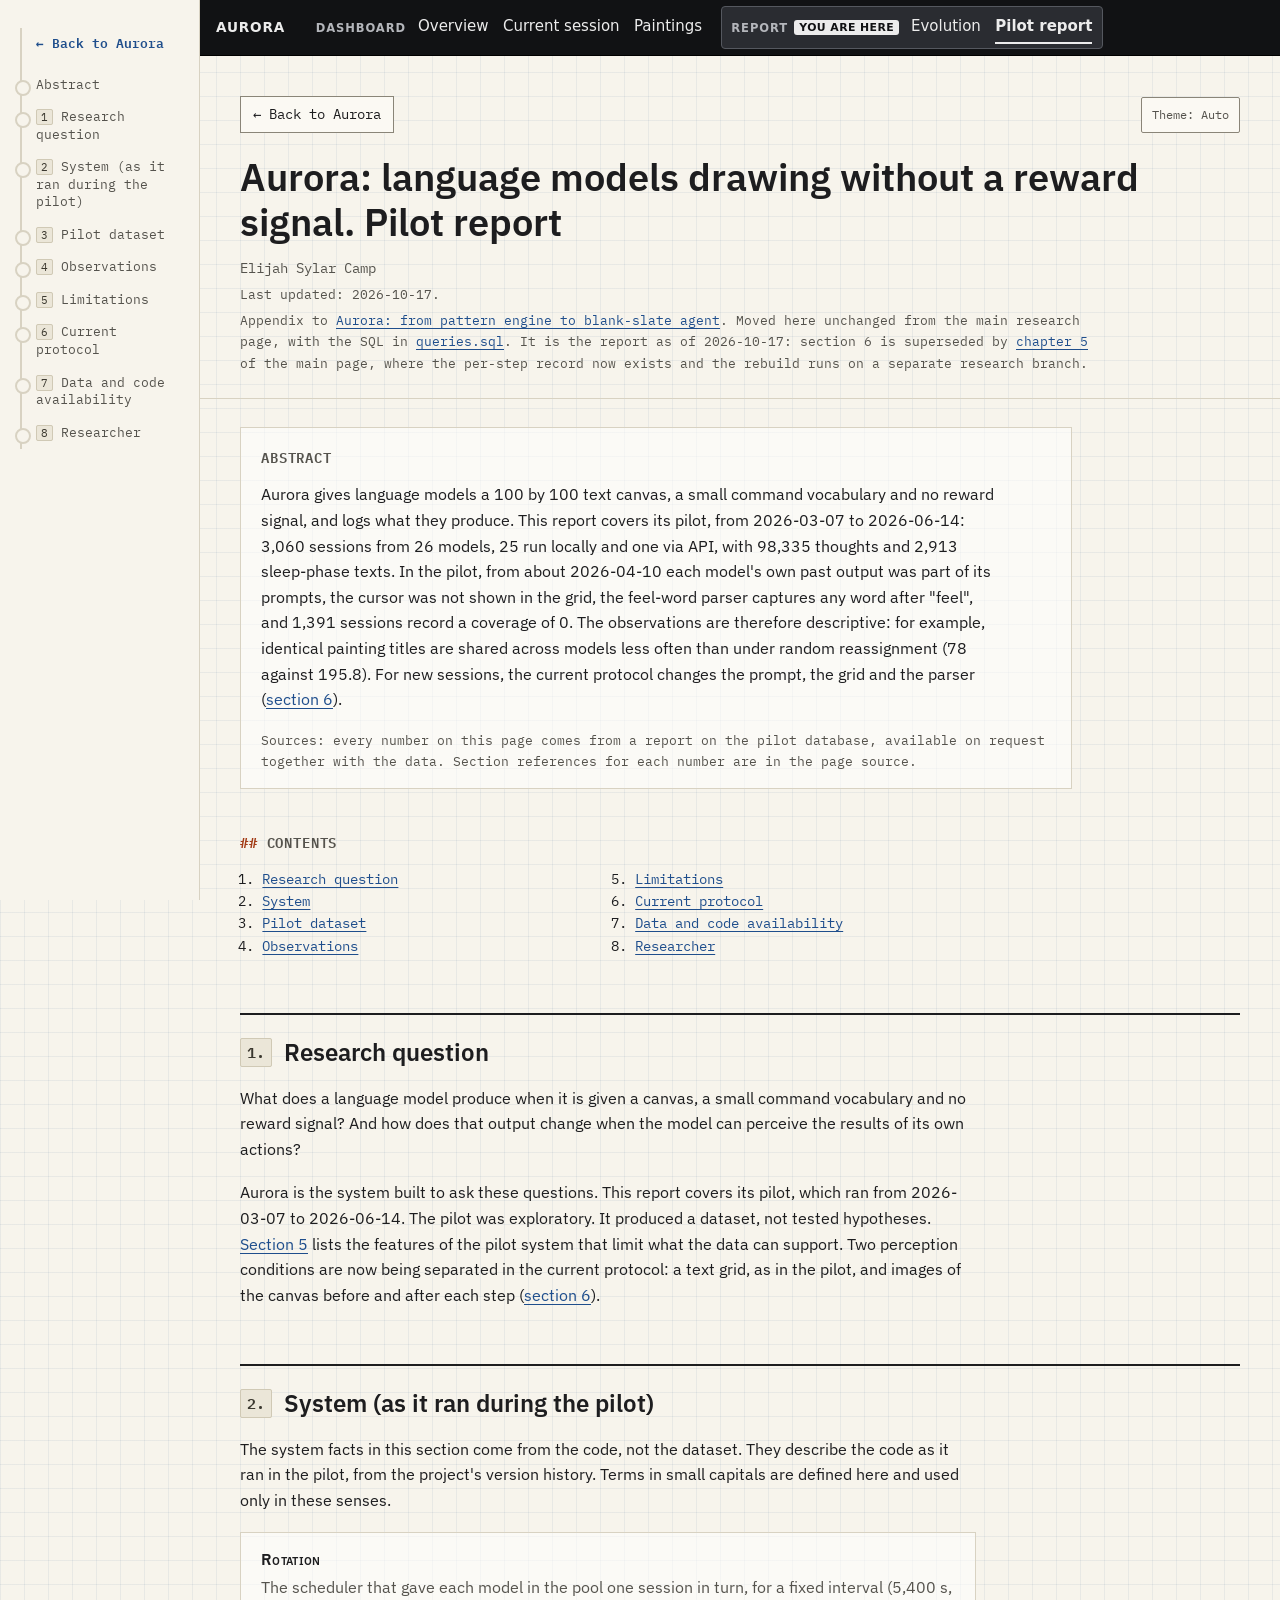
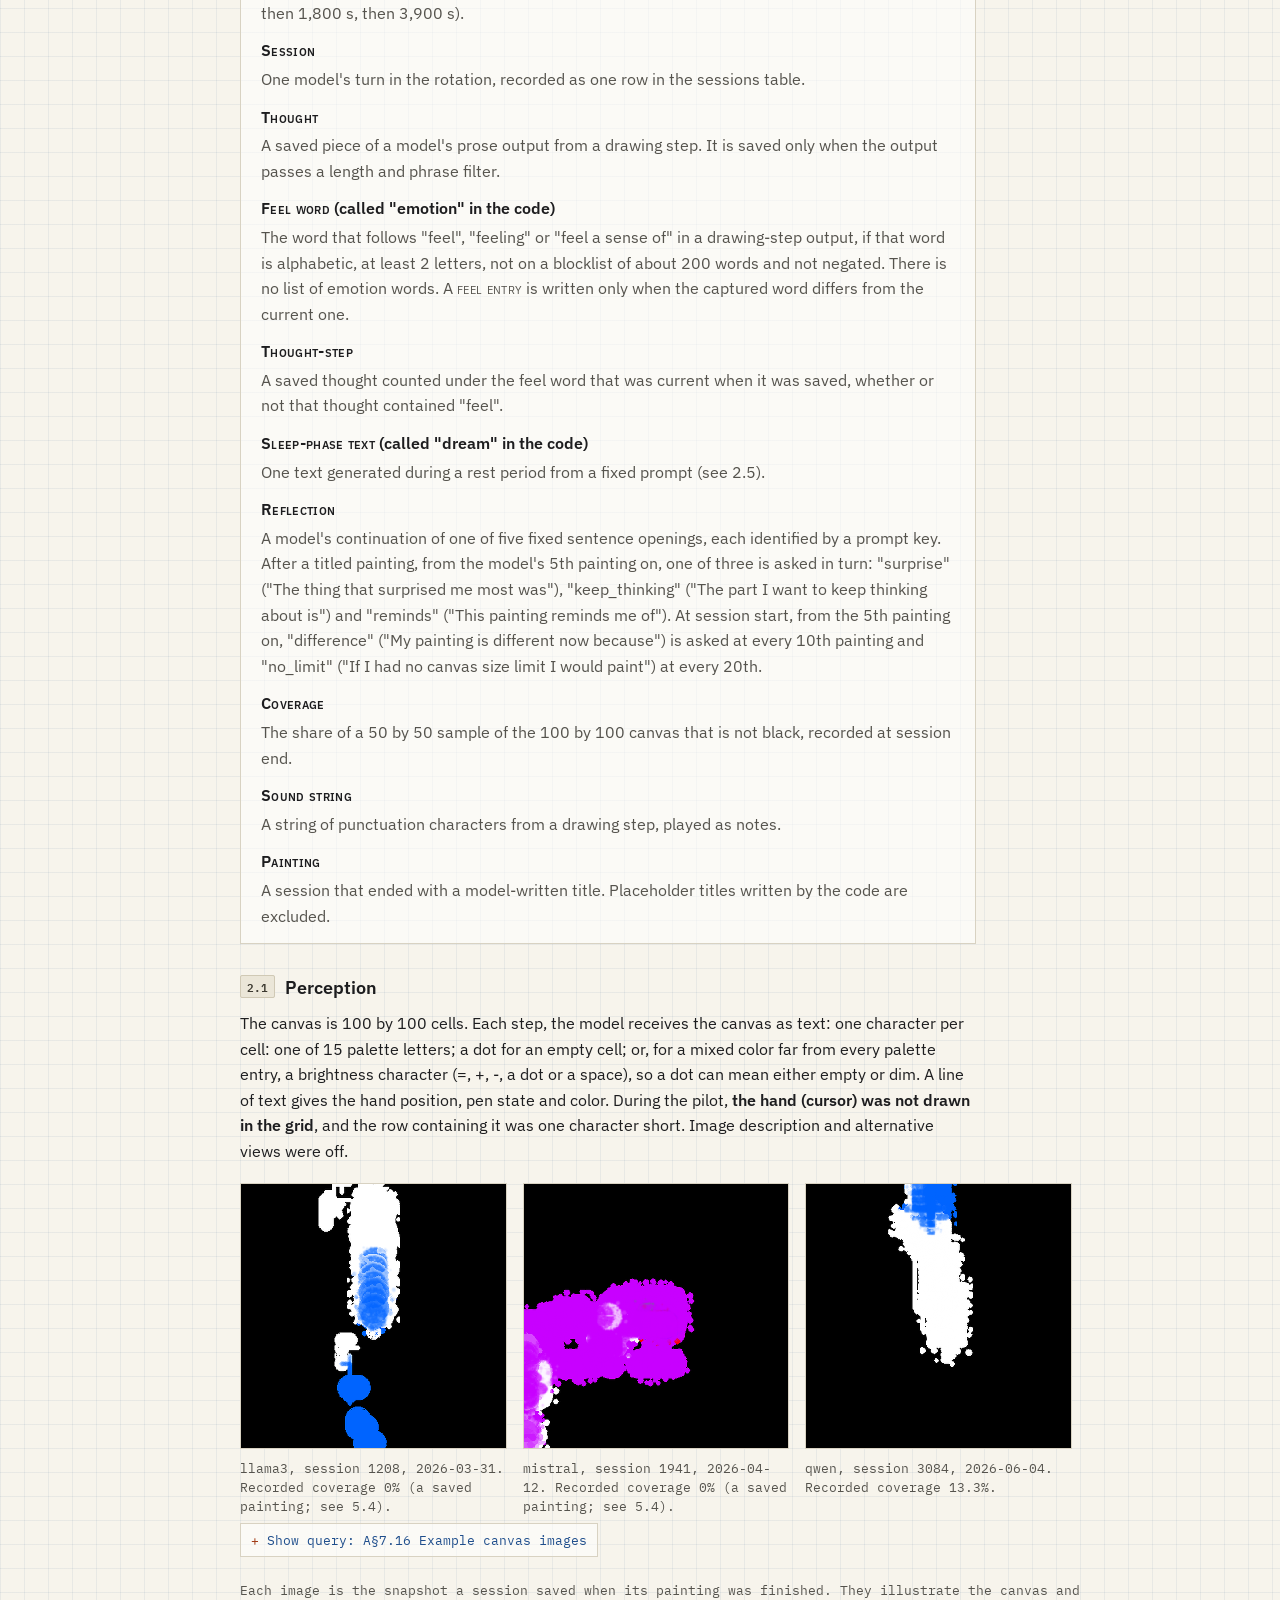
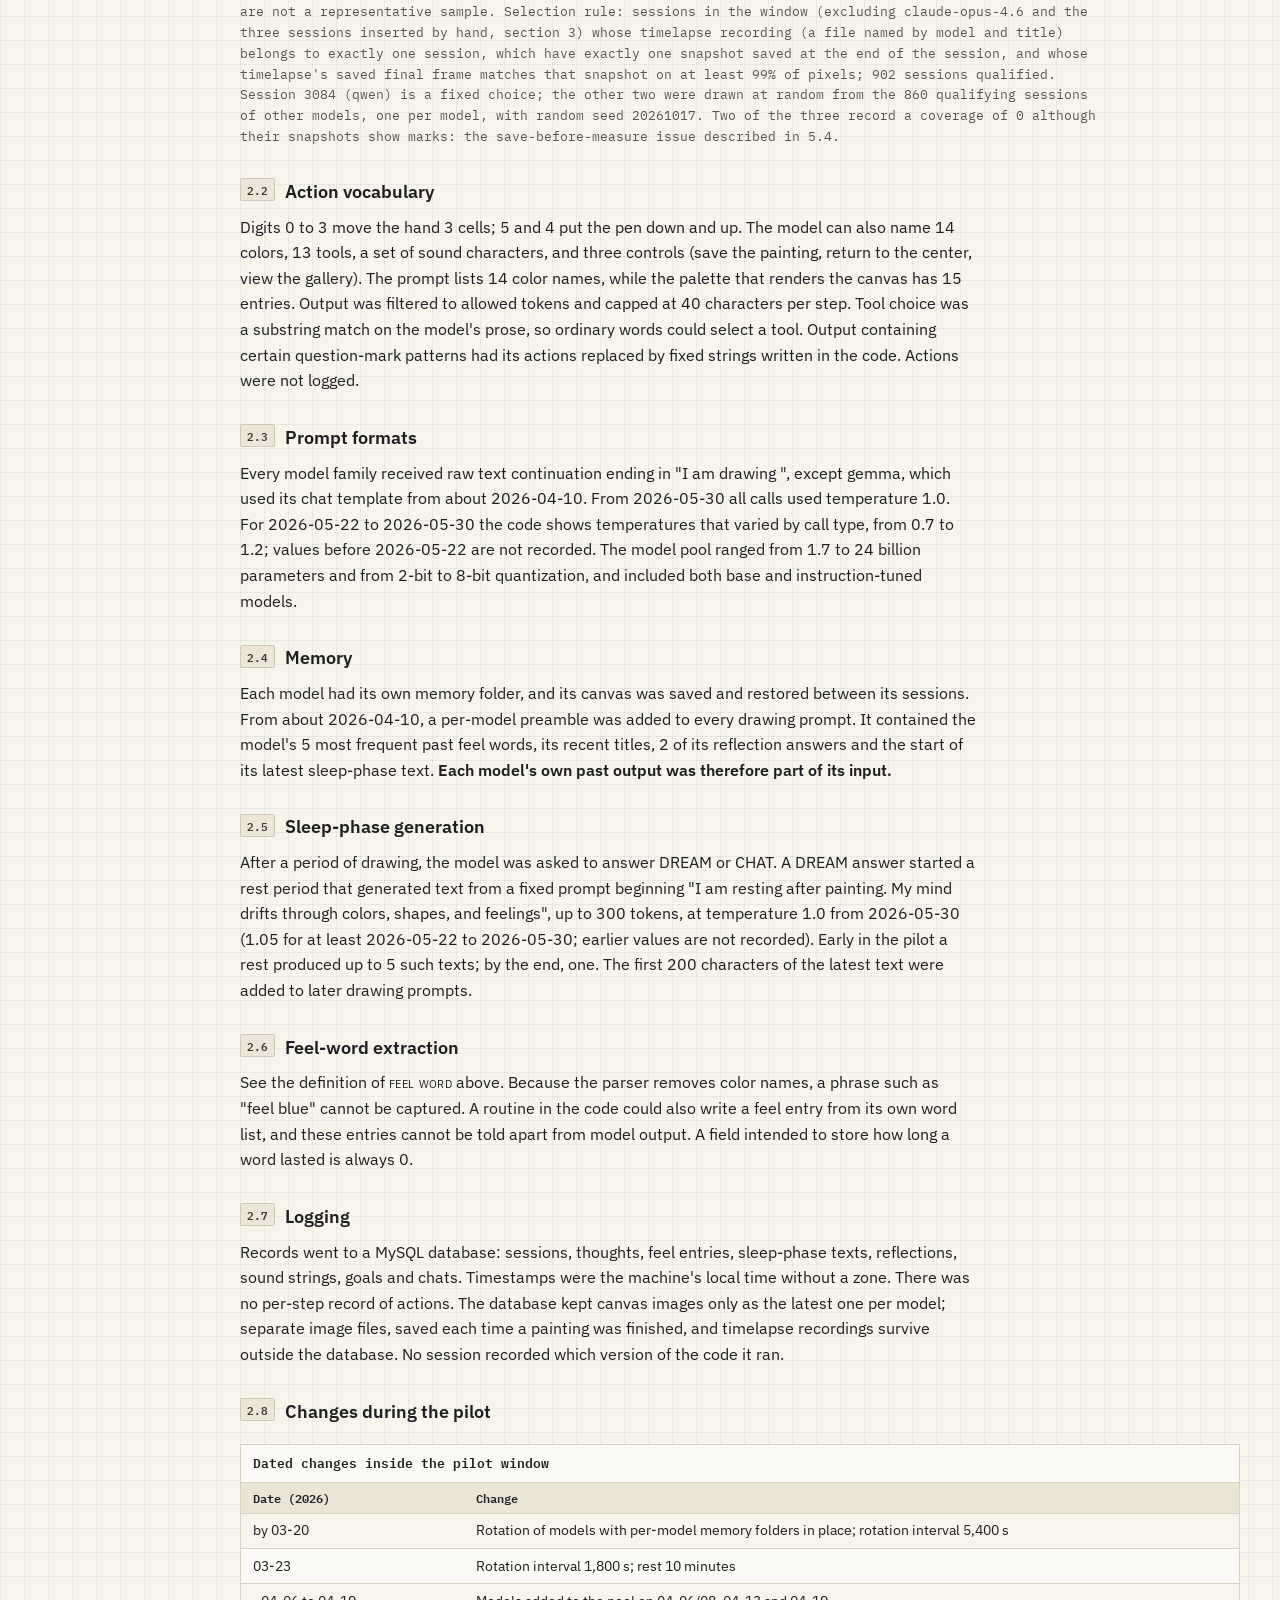
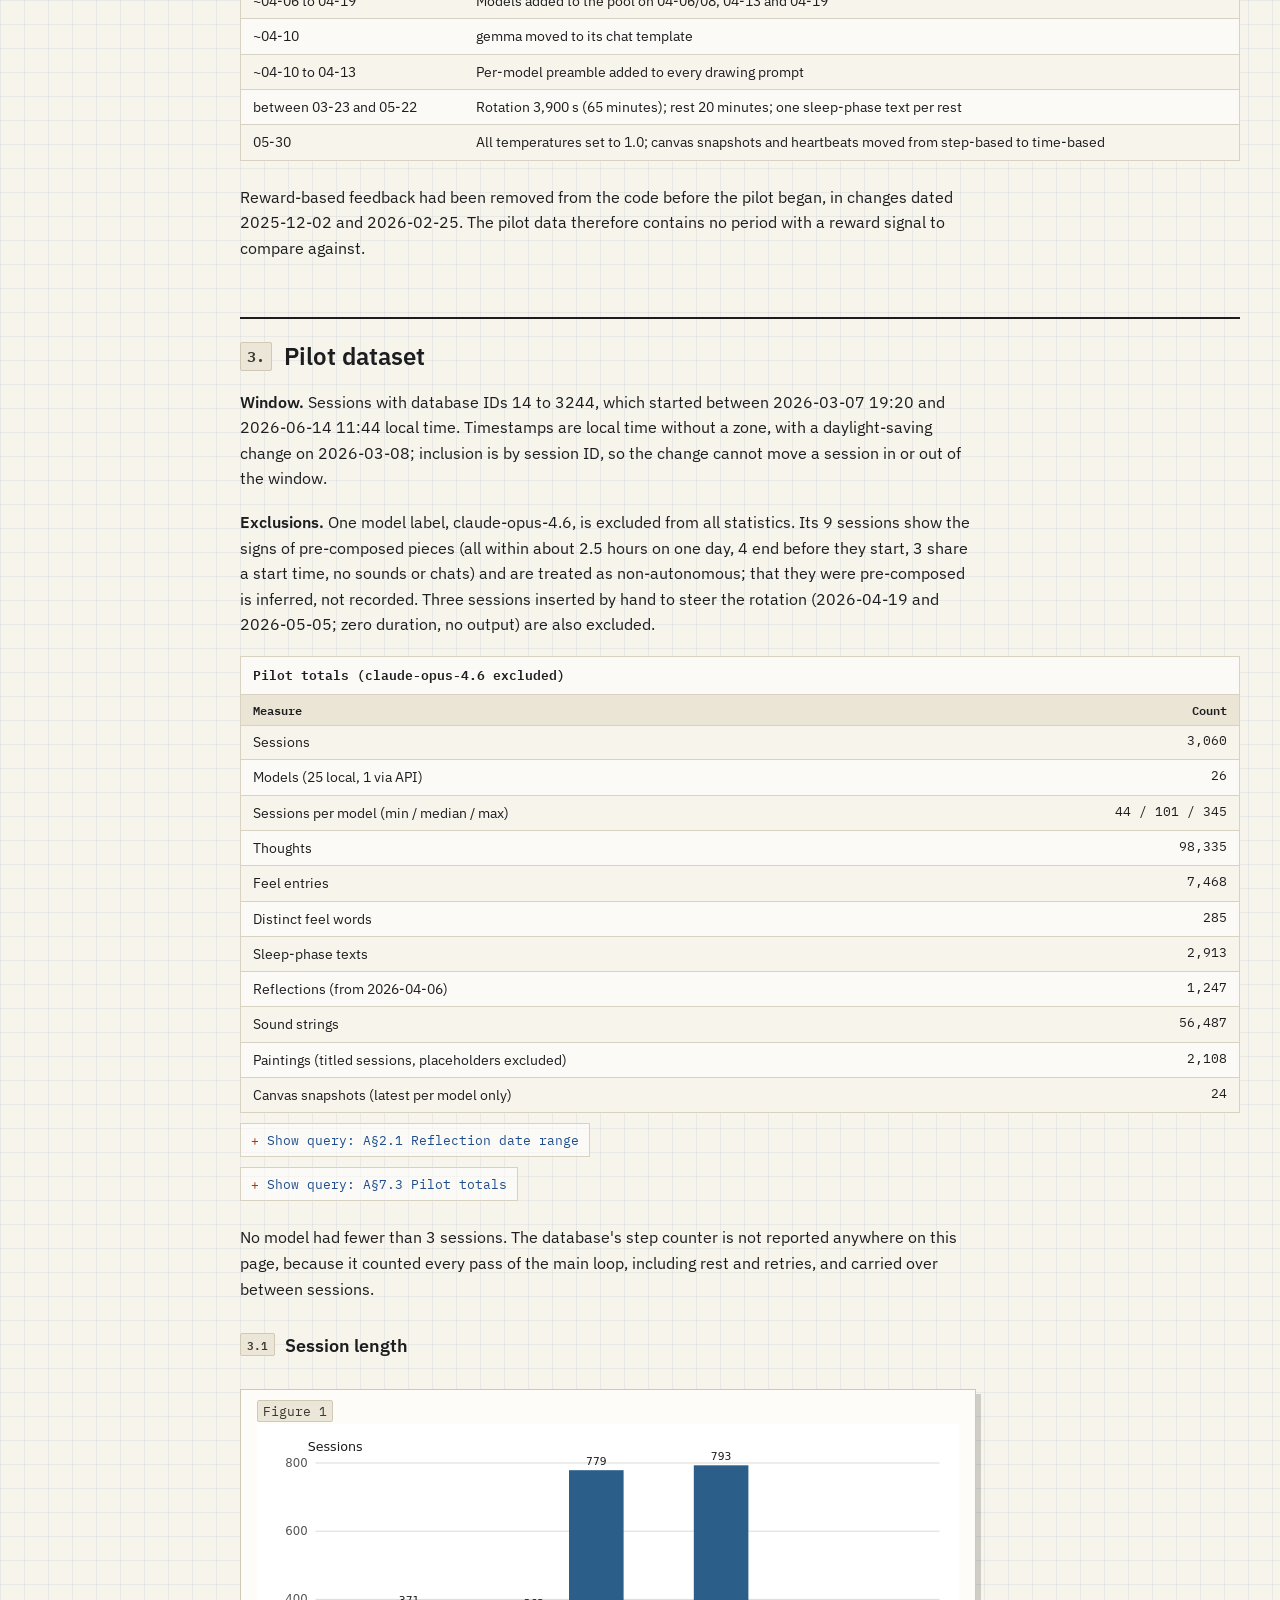
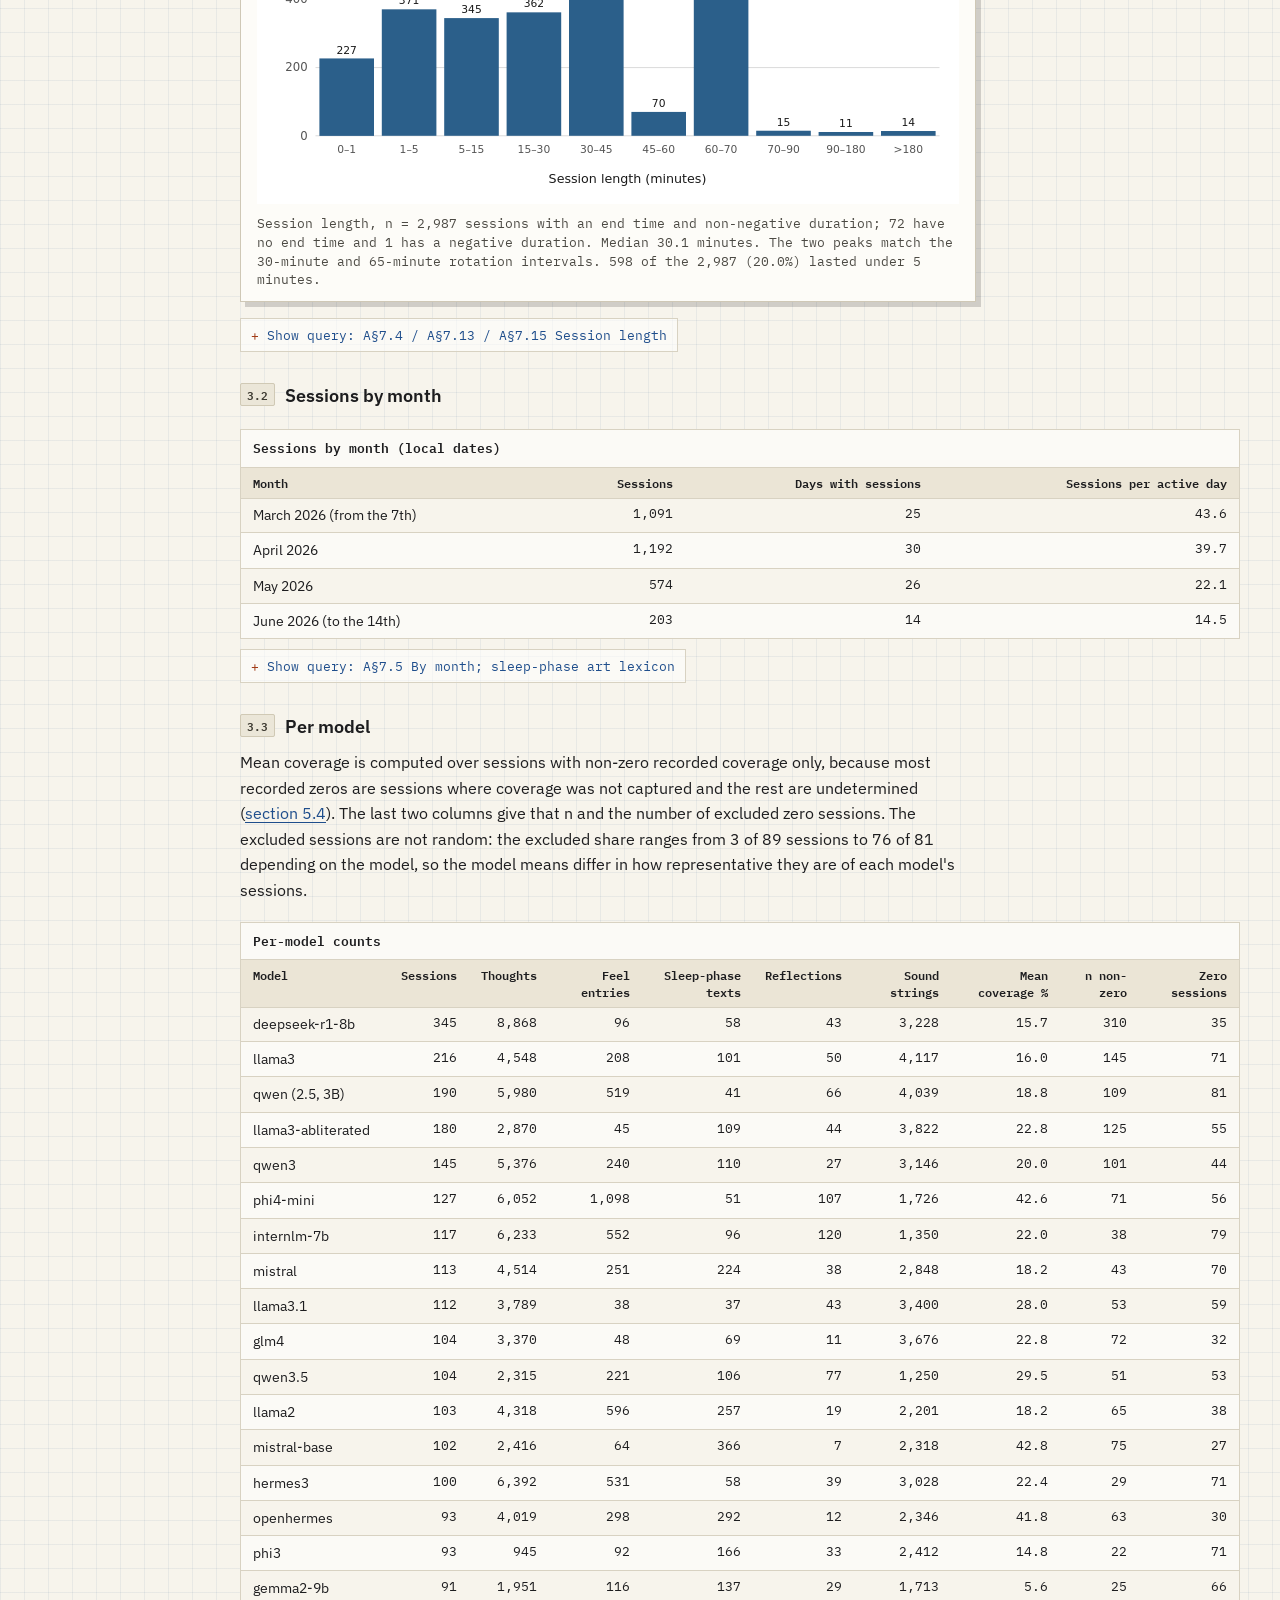
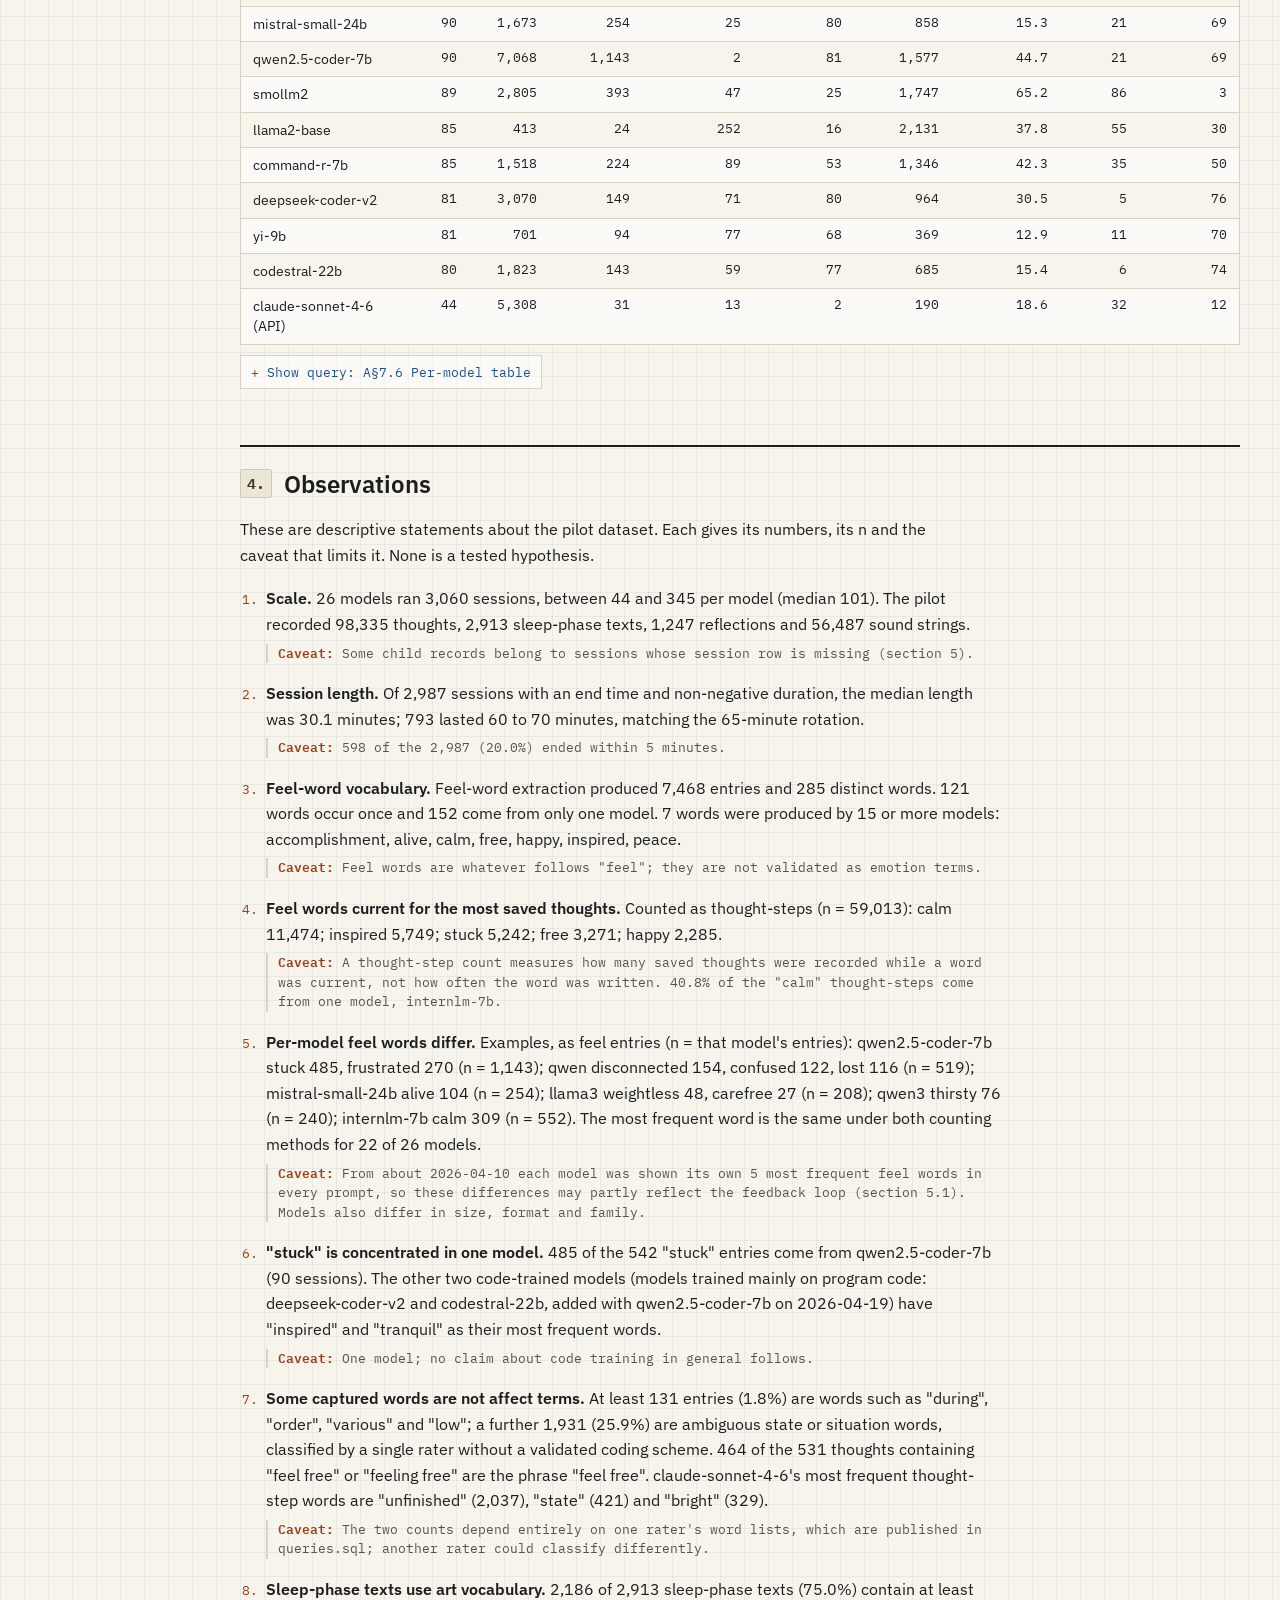
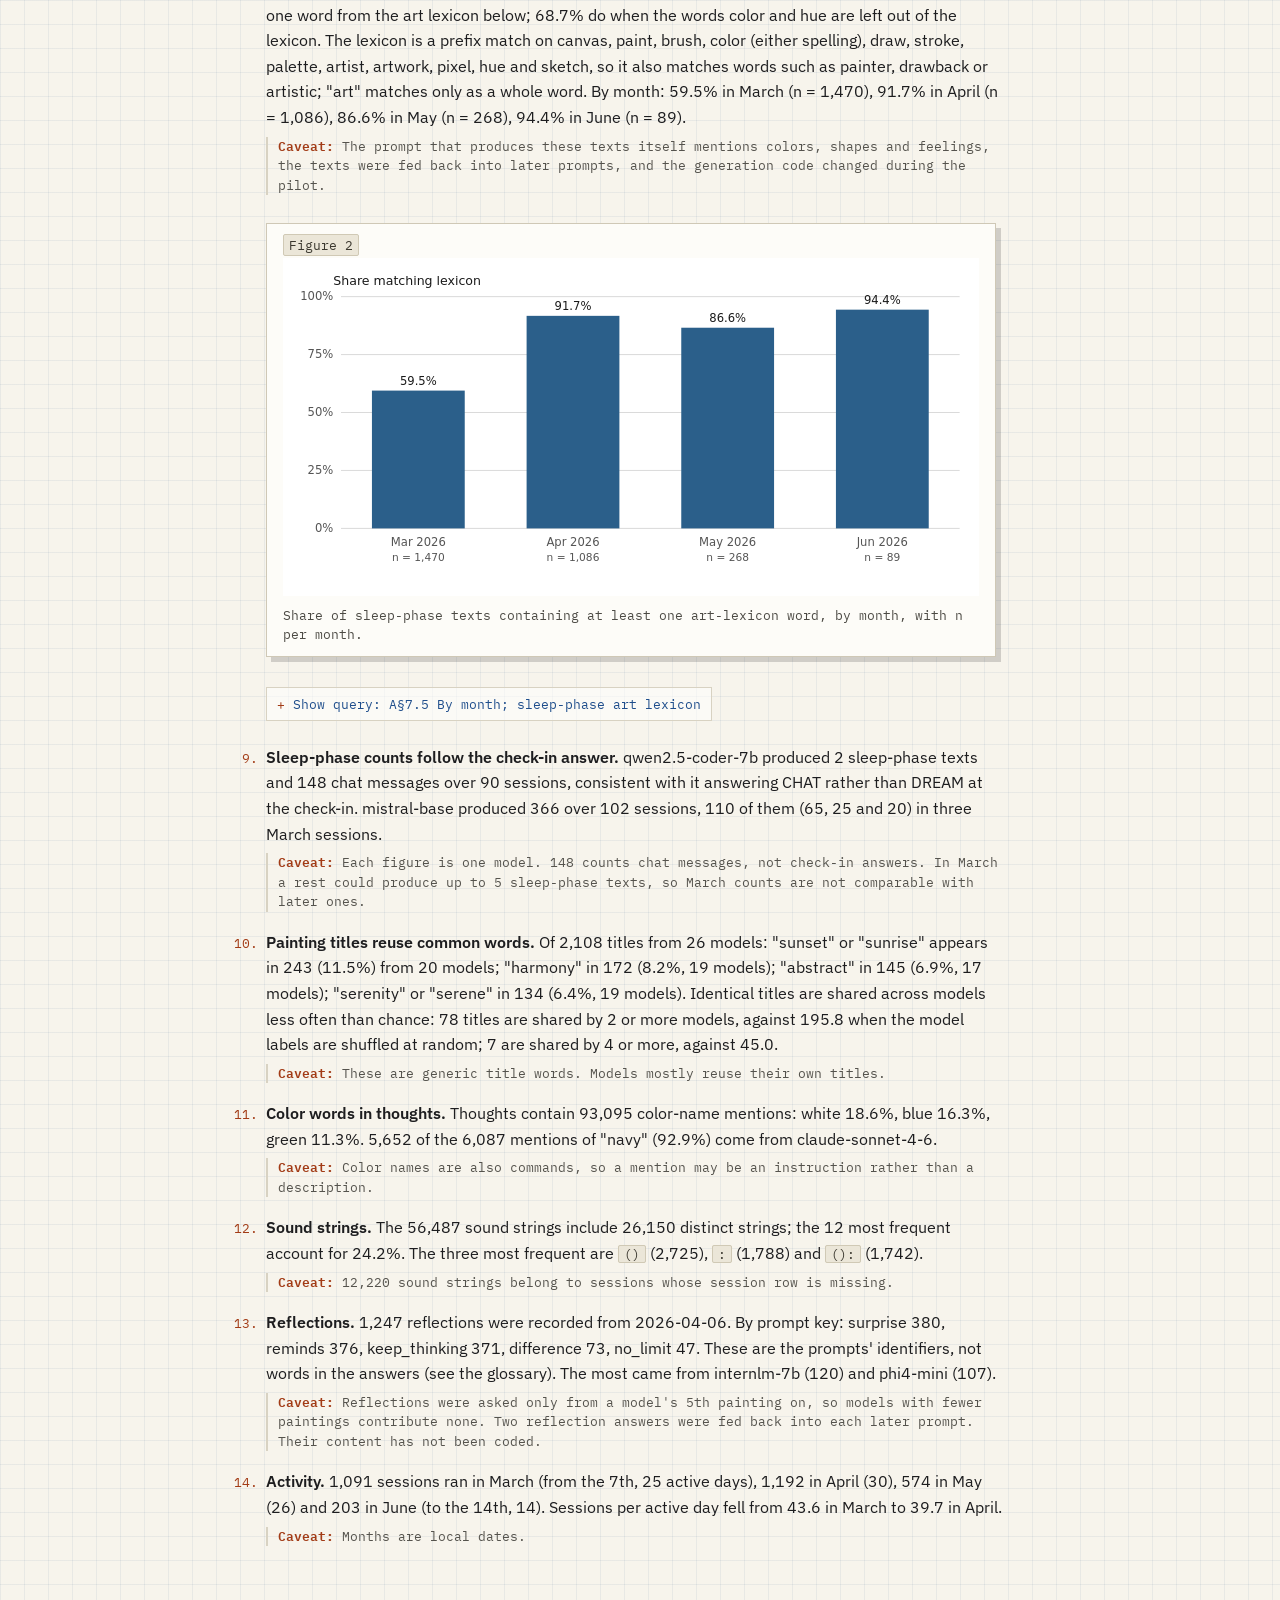
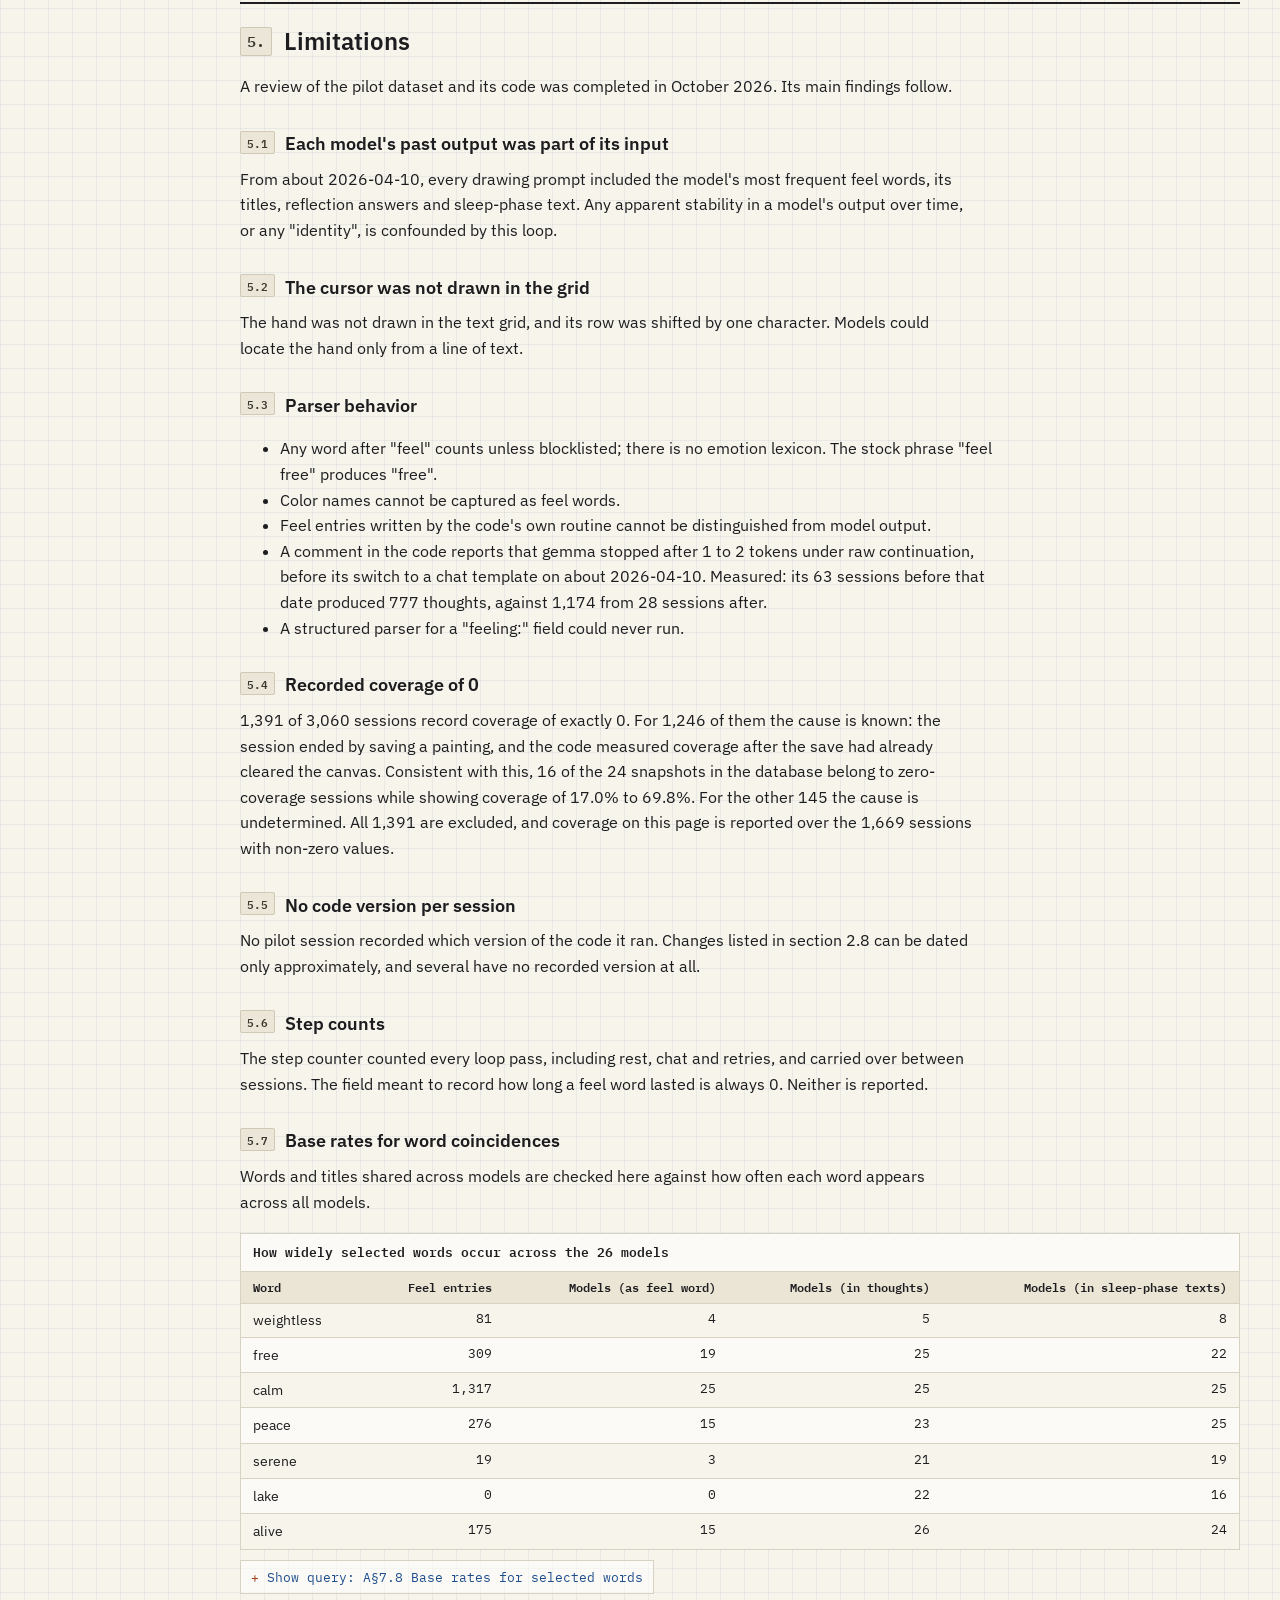
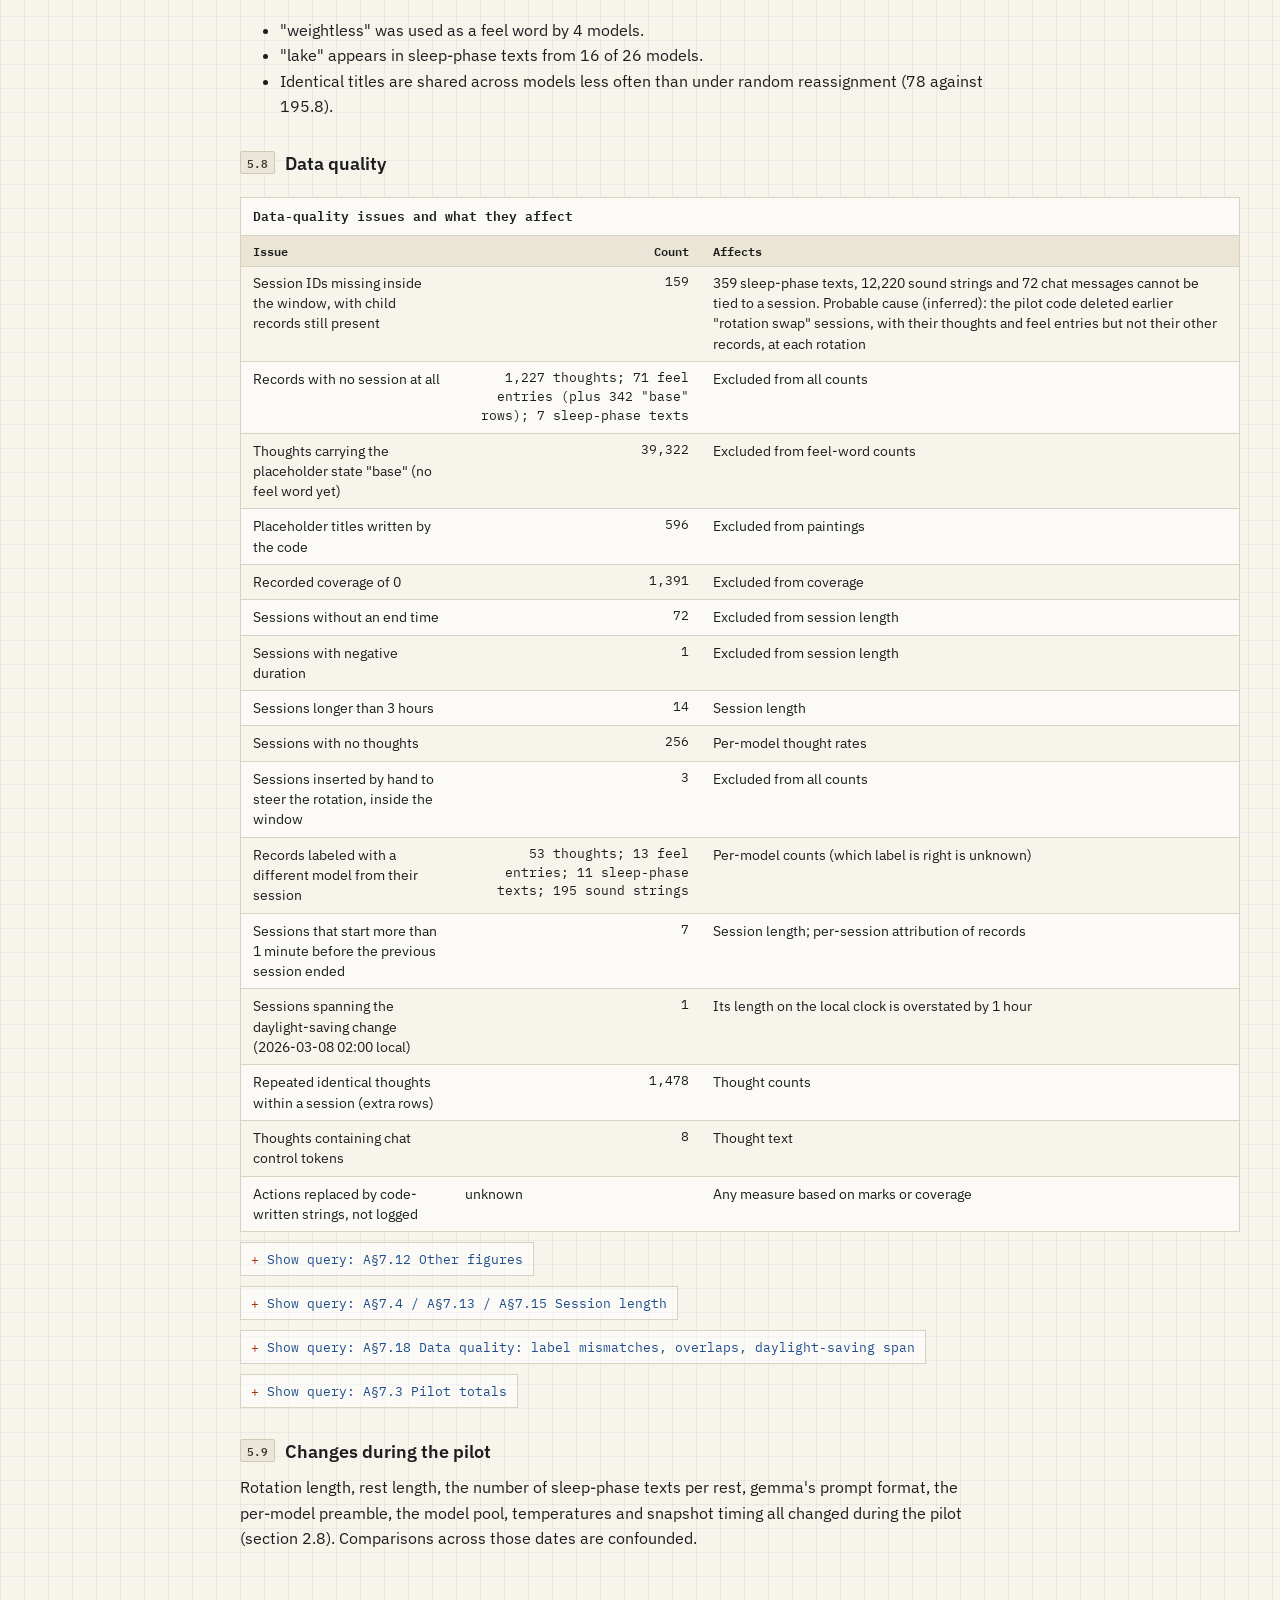
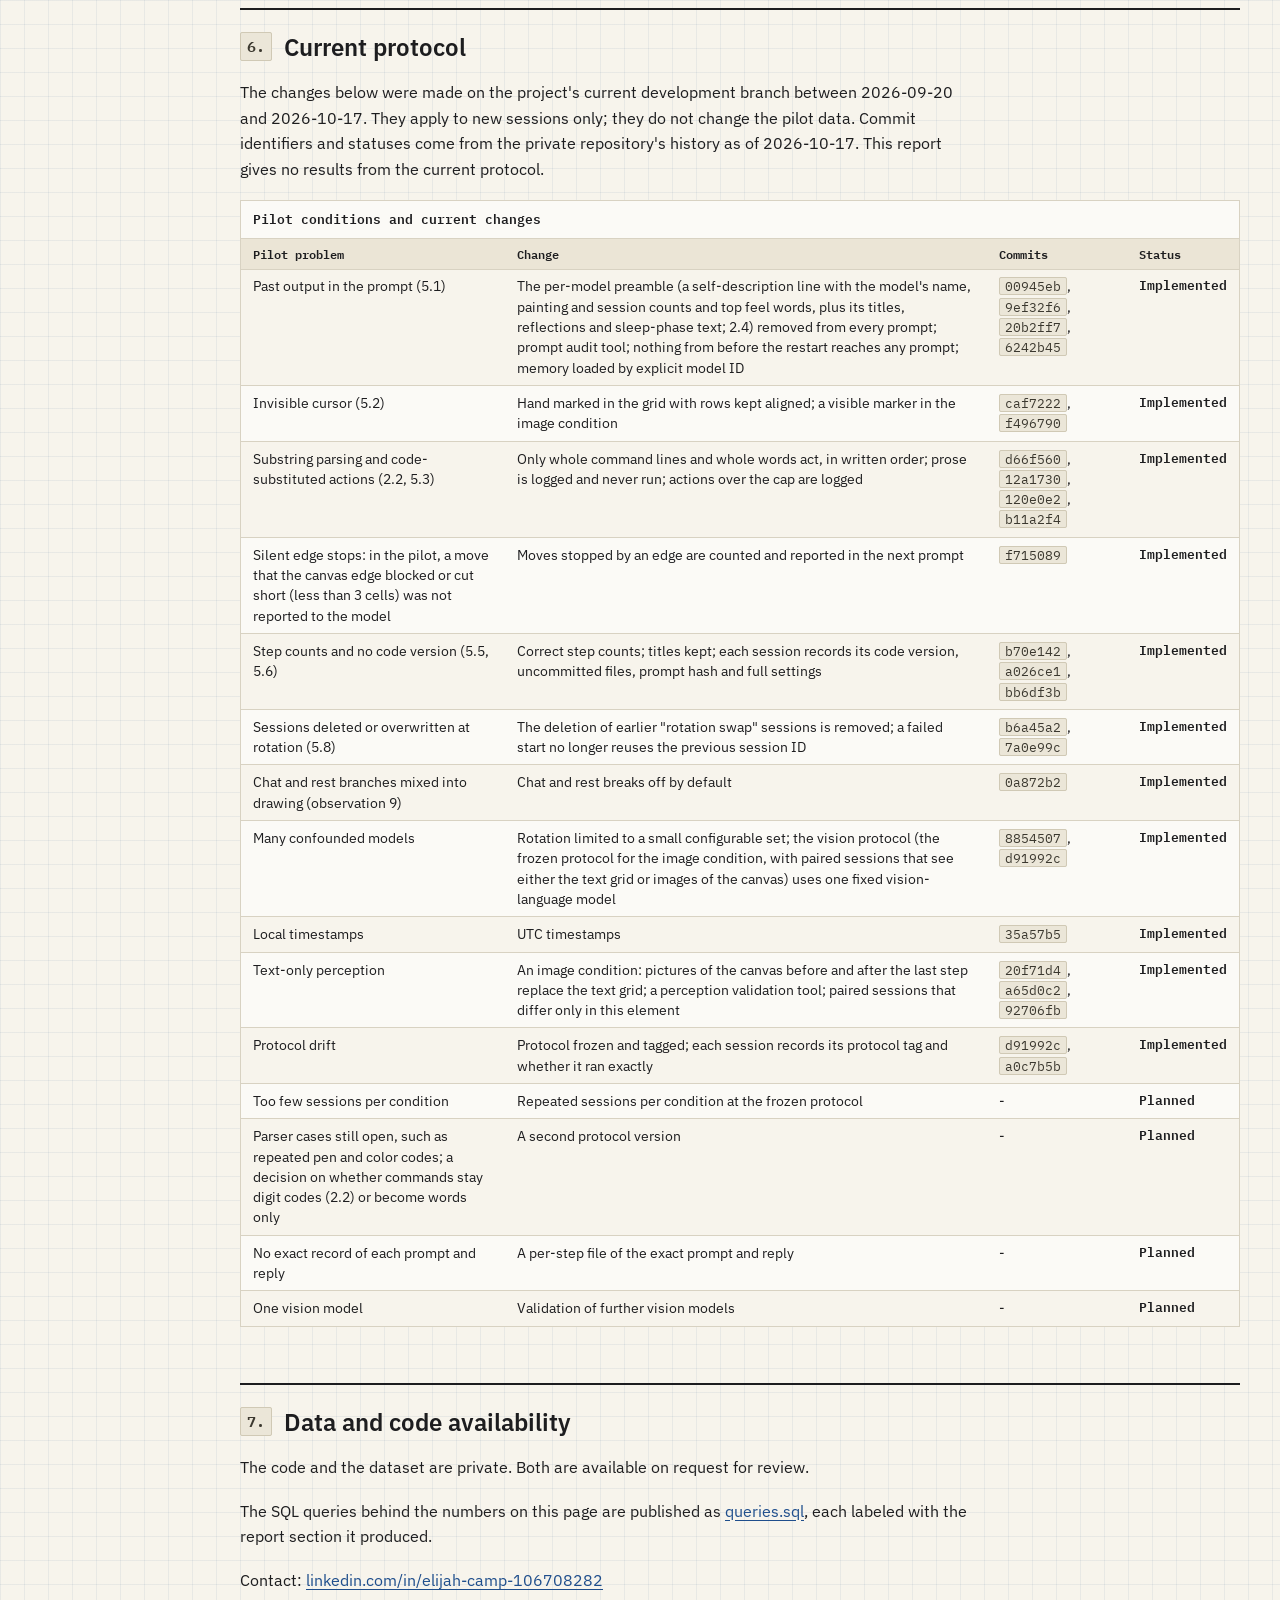
<file: pilot/index.html>
<!doctype html>
<html lang="en">
<head>
<meta charset="utf-8">
<meta name="viewport" content="width=device-width, initial-scale=1">
<title>Aurora: pilot report</title>
<meta name="description" content="Aurora is a system that gives language models a canvas, a small command vocabulary and no reward signal. This report describes the system, the March to June 2026 pilot dataset of 26 models (25 run locally, one via API), an audit of that dataset, and the current protocol.">
<meta name="author" content="Elijah Sylar Camp">
<script>try{var t=localStorage.getItem("theme");if(t==="light"||t==="dark")document.documentElement.setAttribute("data-theme",t)}catch(e){}</script>

<link rel="stylesheet" href="../style.css">
<style>
  /* Aurora shared top bar: the same CSS and markup on the dashboard and the
     pilot report (src/bar.html). Own fixed colors, so it looks the same on
     both sites in light and dark. The current site is marked by a lighter
     box and by aria-current plus an underline on the current page; wide
     screens also show the site names and a "You are here" label. */
  .abar { background: #111214; color: #ececec; font: 15px/1.4 system-ui, -apple-system, "Segoe UI", Roboto, sans-serif; border-bottom: 1px solid #000; }
  .abar * { box-sizing: border-box; }
  .abar-in { max-width: 72rem; margin: 0 auto; padding: .4rem 16px; display: flex; flex-wrap: wrap; align-items: center; gap: .35rem 1rem; }
  .abar a { color: #ececec; text-decoration: none; }
  .abar a:hover { text-decoration: underline; text-underline-offset: 3px; }
  .abar a:focus-visible { outline: 3px solid #8cc0ec; outline-offset: 2px; border-radius: 2px; }
  .abar-brand { font-weight: 700; letter-spacing: .06em; text-transform: uppercase; font-size: .85rem; padding: .3rem 0; margin-right: .25rem; }
  .abar-sites, .abar-links { list-style: none; margin: 0; padding: 0; display: flex; flex-wrap: wrap; align-items: center; }
  .abar-sites { gap: .35rem .5rem; }
  .abar-site { display: flex; flex-wrap: wrap; align-items: center; gap: .1rem .75rem; padding: .25rem .6rem; border: 1px solid transparent; border-radius: 4px; max-width: none; }
  .abar-site.is-here { background: #2a2c31; border-color: #55585f; }
  .abar-kind { font-size: .72rem; font-weight: 600; letter-spacing: .08em; text-transform: uppercase; color: #b4b6bb; }
  .abar-here { display: none; margin-left: .4rem; font-size: .68rem; font-weight: 700; letter-spacing: .04em; color: #111214; background: #ececec; border-radius: 3px; padding: 0 .3rem; vertical-align: .08em; }
  .abar-site.is-here .abar-here { display: inline-block; }
  .abar-links { gap: .1rem .9rem; }
  .abar-links li { max-width: none; }
  .abar-links a { display: inline-block; padding: .3rem 0; border-bottom: 2px solid transparent; }
  .abar-links a[aria-current="page"] { border-bottom-color: #ececec; font-weight: 600; }
  /* Phones: as short as it goes. The site names and "You are here" are
     dropped; the lighter box and the underline still mark where you are. */
  @media (max-width: 37.5rem) {
    .abar { font-size: 13px; }
    .abar-in { padding: .2rem 12px; gap: .15rem .5rem; }
    .abar-sites { gap: .15rem .35rem; flex: 1 1 0; min-width: 0; }   /* share the brand's row */
    .abar-site { padding: 0 .4rem; gap: 0 .55rem; }
    .abar-kind, .abar-site.is-here .abar-here { display: none; }
    .abar-links { gap: 0 .55rem; }
    .abar-links a { padding: .3rem 0 .2rem; }
    .abar-brand { padding: .25rem 0; }
  }
</style>
</head>
<body class="s-lab appendix">
<a class="skip" href="#main">Skip to content</a>
<nav class="abar" aria-label="Aurora sites">
  <div class="abar-in">
    <a class="abar-brand" href="https://aurora.elijah-sylar.com/">Aurora</a>
    <ul class="abar-sites">
      <li class="abar-site">
        <span class="abar-kind">Dashboard<span class="abar-here">You are here</span></span>
        <ul class="abar-links">
          <li><a href="https://aurora.elijah-sylar.com/">Overview</a></li>
          <li><a href="https://aurora.elijah-sylar.com/live/">Current session</a></li>
          <li><a href="https://aurora.elijah-sylar.com/gallery/">Paintings</a></li>
        </ul>
      </li>
      <li class="abar-site is-here">
        <span class="abar-kind">Report<span class="abar-here">You are here</span></span>
        <ul class="abar-links">
          <li><a href="../">Evolution</a></li>
          <li><a href="./" aria-current="page">Pilot report</a></li>
        </ul>
      </li>
    </ul>
  </div>
</nav>
<header class="ahead">
  <div class="ahead-bar"><p class="back"><a href="../">&#8592; Back to Aurora</a></p><button class="themebtn btn" type="button">Theme: Auto</button></div>
  <h1>Aurora: language models drawing without a reward signal. Pilot report</h1>
  <p class="byline">Elijah Sylar Camp</p>
  <p class="meta">Last updated: 2026-10-17.</p>
  <p class="meta">Appendix to <a href="../">Aurora: from pattern engine to blank-slate agent</a>. Moved here unchanged from the main research page, with the SQL in <a href="queries.sql">queries.sql</a>. It is the report as of 2026-10-17: section 6 is superseded by <a href="../#c5">chapter 5</a> of the main page, where the per-step record now exists and the rebuild runs on a separate research branch.</p>
</header>
<nav class="track" data-track aria-label="Report sections">
  <ol>
    <li><a href="../" class="railback">&#8592; Back to Aurora</a></li>
    <li><a href="#abstract" data-ch="abstract"><span class="tn">Abstract</span></a></li>
    <li><a href="#question" data-ch="question"><span class="tn"><span class="tag">1</span> Research question</span></a></li>
    <li><a href="#system" data-ch="system"><span class="tn"><span class="tag">2</span> System (as it ran during the pilot)</span></a></li>
    <li><a href="#dataset" data-ch="dataset"><span class="tn"><span class="tag">3</span> Pilot dataset</span></a></li>
    <li><a href="#observations" data-ch="observations"><span class="tn"><span class="tag">4</span> Observations</span></a></li>
    <li><a href="#limitations" data-ch="limitations"><span class="tn"><span class="tag">5</span> Limitations</span></a></li>
    <li><a href="#protocol" data-ch="protocol"><span class="tn"><span class="tag">6</span> Current protocol</span></a></li>
    <li><a href="#availability" data-ch="availability"><span class="tn"><span class="tag">7</span> Data and code availability</span></a></li>
    <li><a href="#researcher" data-ch="researcher"><span class="tn"><span class="tag">8</span> Researcher</span></a></li>
  </ol>
  <div class="prog" aria-hidden="true"><i></i></div>
</nav>

<main id="main">
<section id="abstract" class="abstract" aria-labelledby="h-abstract">
<h2 id="h-abstract">Abstract</h2>
<p>Aurora gives language models a 100 by 100 text canvas<!-- C007, A§1.1 -->, a small command vocabulary and no reward signal, and logs what they produce. This report covers its pilot, from 2026-03-07 to 2026-06-14<!-- A§ time zones, C008 -->: 3,060 sessions from 26 models, 25 run locally and one via API, with 98,335 thoughts and 2,913 sleep-phase texts<!-- A§7.15, A§7.3 -->. In the pilot, from about 2026-04-10 each model's own past output was part of its prompts, the cursor was not shown in the grid, the feel-word parser captures any word after "feel", and 1,391 sessions record a coverage of 0<!-- A§1.4, A§1.1, A§1.6, A§7.15 -->. The observations are therefore descriptive: for example, identical painting titles are shared across models less often than under random reassignment (78 against 195.8)<!-- A§7.9 -->. For new sessions, the current protocol changes the prompt, the grid and the parser (<a href="#protocol">section 6</a>).</p>
<p class="meta">Sources: every number on this page comes from a report on the pilot database, available on request together with the data. Section references for each number are in the page source.</p>
</section>

<nav aria-label="Contents">
  <h2 style="border-top:0;margin-top:1.5rem">Contents</h2>
  <ol>
    <li><a href="#question">Research question</a></li>
    <li><a href="#system">System</a></li>
    <li><a href="#dataset">Pilot dataset</a></li>
    <li><a href="#observations">Observations</a></li>
    <li><a href="#limitations">Limitations</a></li>
    <li><a href="#protocol">Current protocol</a></li>
    <li><a href="#availability">Data and code availability</a></li>
    <li><a href="#researcher">Researcher</a></li>
  </ol>
</nav>

<section id="question" aria-labelledby="h-question">
<h2 id="h-question"><span class="secnum">1.</span> Research question</h2>
<p>What does a language model produce when it is given a canvas, a small command vocabulary and no reward signal? And how does that output change when the model can perceive the results of its own actions?</p>
<p>Aurora is the system built to ask these questions. This report covers its pilot, which ran from 2026-03-07 to 2026-06-14<!-- A§ time zones, C008 -->. The pilot was exploratory. It produced a dataset, not tested hypotheses. <a href="#limitations">Section 5</a> lists the features of the pilot system that limit what the data can support. Two perception conditions are now being separated in the current protocol: a text grid, as in the pilot, and images of the canvas before and after each step (<a href="#protocol">section 6</a>).</p>
</section>

<section id="system" aria-labelledby="h-system">
<h2 id="h-system"><span class="secnum">2.</span> System (as it ran during the pilot)</h2>
<p>The system facts in this section come from the code, not the dataset. They describe the code as it ran in the pilot, from the project's version history. Terms in small capitals are defined here and used only in these senses.</p>

<dl class="glossary" aria-label="Defined terms">
  <dt><span class="term">Rotation</span></dt>
  <dd>The scheduler that gave each model in the pool one session in turn, for a fixed interval (5,400 s, then 1,800 s, then 3,900 s)<!-- A§7.18, A§1.8 -->.</dd>
  <dt><span class="term">Session</span></dt>
  <dd>One model's turn in the rotation, recorded as one row in the sessions table.</dd>
  <dt><span class="term">Thought</span></dt>
  <dd>A saved piece of a model's prose output from a drawing step. It is saved only when the output passes a length and phrase filter.</dd>
  <dt><span class="term">Feel word</span> (called "emotion" in the code)</dt>
  <dd>The word that follows "feel", "feeling" or "feel a sense of" in a drawing-step output, if that word is alphabetic, at least 2 letters, not on a blocklist of about 200 words<!-- A§1.6 --> and not negated. There is no list of emotion words. A <span class="term">feel entry</span> is written only when the captured word differs from the current one.</dd>
  <dt><span class="term">Thought-step</span></dt>
  <dd>A saved thought counted under the feel word that was current when it was saved, whether or not that thought contained "feel".</dd>
  <dt><span class="term">Sleep-phase text</span> (called "dream" in the code)</dt>
  <dd>One text generated during a rest period from a fixed prompt (see 2.5).</dd>
  <dt><span class="term">Reflection</span></dt>
  <dd>A model's continuation of one of five fixed sentence openings, each identified by a prompt key<!-- A§7.18 -->. After a titled painting, from the model's 5th painting on, one of three is asked in turn: "surprise" ("The thing that surprised me most was"), "keep_thinking" ("The part I want to keep thinking about is") and "reminds" ("This painting reminds me of"). At session start, from the 5th painting on, "difference" ("My painting is different now because") is asked at every 10th painting and "no_limit" ("If I had no canvas size limit I would paint") at every 20th<!-- A§7.18 -->.</dd>
  <dt><span class="term">Coverage</span></dt>
  <dd>The share of a 50 by 50 sample of the 100 by 100 canvas that is not black<!-- A§3 -->, recorded at session end.</dd>
  <dt><span class="term">Sound string</span></dt>
  <dd>A string of punctuation characters from a drawing step, played as notes.</dd>
  <dt><span class="term">Painting</span></dt>
  <dd>A session that ended with a model-written title. Placeholder titles written by the code are excluded.</dd>
</dl>

<h3><span class="secnum">2.1</span> Perception</h3>
<p>The canvas is 100 by 100 cells<!-- C007, A§1.1 -->. Each step, the model receives the canvas as text: one character per cell: one of 15 palette letters; a dot for an empty cell; or, for a mixed color far from every palette entry, a brightness character (=, +, -, a dot or a space), so a dot can mean either empty or dim<!-- A§1.1 -->. A line of text gives the hand position, pen state and color. During the pilot, <strong>the hand (cursor) was not drawn in the grid</strong>, and the row containing it was one character short<!-- A§1.1 -->. Image description and alternative views were off.</p>
<div class="canvas-grid">
  <figure>
    <img src="figures/session-1208-llama3.png" width="600" height="600" loading="lazy" alt="Black square canvas. A vertical white band runs down from the top edge, right of center, with overlapping blue round marks inside its lower half. Below it, after a gap, a column of solid blue circles continues toward the bottom edge. Most of the canvas is black.">
    <figcaption>llama3, session 1208, 2026-03-31. Recorded coverage 0% (a saved painting; see 5.4)<!-- A§7.16 -->.</figcaption>
  </figure>
  <figure>
    <img src="figures/session-1941-mistral.png" width="600" height="600" loading="lazy" alt="Black square canvas. A large mass of overlapping magenta and purple round marks covers much of the left half, from the left edge to the middle, with a few small white and red marks inside it. The right half is black.">
    <figcaption>mistral, session 1941, 2026-04-12. Recorded coverage 0% (a saved painting; see 5.4)<!-- A§7.16 -->.</figcaption>
  </figure>
  <figure>
    <img src="figures/session-3084-qwen.png" width="600" height="600" loading="lazy" alt="Black square canvas. A vertical white band runs from the top edge to just below the middle, right of center, with a blue area at its top. Most of the canvas is black.">
    <figcaption>qwen, session 3084, 2026-06-04. Recorded coverage 13.3%<!-- A§7.16 -->.</figcaption>
  </figure>
</div>
<details class="query"><summary>Show query: A§7.16 Example canvas images</summary><pre class="code"><code>-- ---------------------------------------------------------------------------
-- A§7.16  Example canvas images
-- ---------------------------------------------------------------------------
-- Eligibility (applied in Python to the rows of the first query): the
-- timelapse name {model}_{title.lower().replace(' ', '_')[:40]} must be
-- produced by exactly one session in the second query; exactly one saved
-- snapshot file must be time-stamped from 120 s before to 5 s after ended_at;
-- the renderer's saved final frame must match that snapshot on &gt;= 99% of
-- pixels (difference &lt;= 15 levels). Pick: session 3084 kept; two more drawn
-- from eligible sessions of models other than qwen, pool sorted by id,
-- random.Random(20261017) shuffle, first two from different models.
SELECT id, model, painting_title, started_at, ended_at, canvas_coverage
FROM sessions
WHERE id BETWEEN 14 AND 3244 AND model &lt;&gt; 'claude-opus-4.6' AND id NOT IN (2190, 2588, 2590)
  AND painting_title IS NOT NULL AND painting_title &lt;&gt; '' AND painting_title NOT LIKE '[%'
  AND ended_at IS NOT NULL;

-- Title uniqueness is checked against every titled session ever recorded,
-- because a later session with the same title would overwrite the file.
SELECT id, model, painting_title
FROM sessions
WHERE painting_title IS NOT NULL AND painting_title &lt;&gt; '';

SELECT id, model, started_at, canvas_coverage, painting_title
FROM sessions
WHERE id IN (1208, 1941, 3084)
  AND id BETWEEN 14 AND 3244 AND model &lt;&gt; 'claude-opus-4.6' AND id NOT IN (2190, 2588, 2590);</code></pre></details>
<p class="meta">Each image is the snapshot a session saved when its painting was finished. They illustrate the canvas and are not a representative sample. Selection rule: sessions in the window (excluding claude-opus-4.6 and the three sessions inserted by hand, section 3) whose timelapse recording (a file named by model and title) belongs to exactly one session, which have exactly one snapshot saved at the end of the session, and whose timelapse's saved final frame matches that snapshot on at least 99% of pixels; 902 sessions qualified<!-- A§7.16 -->. Session 3084 (qwen) is a fixed choice; the other two were drawn at random from the 860 qualifying sessions of other models, one per model, with random seed 20261017<!-- A§7.16 -->. Two of the three record a coverage of 0 although their snapshots show marks: the save-before-measure issue described in 5.4.</p>

<h3><span class="secnum">2.2</span> Action vocabulary</h3>
<p>Digits 0 to 3 move the hand 3 cells<!-- C023, A§1.2 -->; 5 and 4 put the pen down and up. The model can also name 14 colors, 13 tools, a set of sound characters, and three controls (save the painting, return to the center, view the gallery)<!-- A§1.2 -->. The prompt lists 14 color names, while the palette that renders the canvas has 15 entries<!-- A§1.2, A§1.1 -->. Output was filtered to allowed tokens and capped at 40 characters per step<!-- A§1.2 -->. Tool choice was a substring match on the model's prose, so ordinary words could select a tool. Output containing certain question-mark patterns had its actions replaced by fixed strings written in the code. Actions were not logged.</p>

<h3><span class="secnum">2.3</span> Prompt formats</h3>
<p>Every model family received raw text continuation ending in "I am drawing ", except gemma, which used its chat template from about 2026-04-10<!-- A§1.3 -->. From 2026-05-30 all calls used temperature 1.0. For 2026-05-22 to 2026-05-30 the code shows temperatures that varied by call type, from 0.7 to 1.2; values before 2026-05-22 are not recorded<!-- C024, A§1.8 -->. The model pool ranged from 1.7 to 24 billion parameters and from 2-bit to 8-bit quantization, and included both base and instruction-tuned models<!-- A§1.3 -->.</p>

<h3><span class="secnum">2.4</span> Memory</h3>
<p>Each model had its own memory folder, and its canvas was saved and restored between its sessions<!-- A§1.4 -->. From about 2026-04-10, a per-model preamble was added to every drawing prompt. It contained the model's 5 most frequent past feel words, its recent titles, 2 of its reflection answers and the start of its latest sleep-phase text<!-- A§1.4 -->. <strong>Each model's own past output was therefore part of its input.</strong></p>

<h3><span class="secnum">2.5</span> Sleep-phase generation</h3>
<p>After a period of drawing, the model was asked to answer DREAM or CHAT. A DREAM answer started a rest period that generated text from a fixed prompt beginning "I am resting after painting. My mind drifts through colors, shapes, and feelings", up to 300 tokens, at temperature 1.0 from 2026-05-30 (1.05 for at least 2026-05-22 to 2026-05-30; earlier values are not recorded)<!-- A§1.5, A§1.8 -->. Early in the pilot a rest produced up to 5 such texts; by the end, one<!-- A§1.5, A§2.5 -->. The first 200 characters of the latest text were added to later drawing prompts<!-- A§1.5 -->.</p>

<h3><span class="secnum">2.6</span> Feel-word extraction</h3>
<p>See the definition of <span class="term">feel word</span> above. Because the parser removes color names, a phrase such as "feel blue" cannot be captured. A routine in the code could also write a feel entry from its own word list, and these entries cannot be told apart from model output<!-- A§1.6 -->. A field intended to store how long a word lasted is always 0<!-- A§1.6, A§3 -->.</p>

<h3><span class="secnum">2.7</span> Logging</h3>
<p>Records went to a MySQL database: sessions, thoughts, feel entries, sleep-phase texts, reflections, sound strings, goals and chats. Timestamps were the machine's local time without a zone. There was no per-step record of actions. The database kept canvas images only as the latest one per model; separate image files, saved each time a painting was finished, and timelapse recordings survive outside the database<!-- A§7.16 -->. No session recorded which version of the code it ran<!-- A§1.7, A§5.5, A§5.14 -->.</p>

<h3><span class="secnum">2.8</span> Changes during the pilot</h3>
<div class="table-wrap">
<table>
<caption>Dated changes inside the pilot window</caption>
<thead><tr><th>Date (2026)</th><th>Change</th></tr></thead>
<tbody>
<tr><td>by 03-20</td><td>Rotation of models with per-model memory folders in place; rotation interval 5,400 s<!-- A§1.8 --></td></tr>
<tr><td>03-23</td><td>Rotation interval 1,800 s; rest 10 minutes<!-- A§1.8 --></td></tr>
<tr><td>~04-06 to 04-19</td><td>Models added to the pool on 04-06/08, 04-13 and 04-19<!-- A§5.19 --></td></tr>
<tr><td>~04-10</td><td>gemma moved to its chat template<!-- A§1.8 --></td></tr>
<tr><td>~04-10 to 04-13</td><td>Per-model preamble added to every drawing prompt<!-- A§1.4, A§1.8 --></td></tr>
<tr><td>between 03-23 and 05-22</td><td>Rotation 3,900 s (65 minutes); rest 20 minutes; one sleep-phase text per rest<!-- A§1.8 --></td></tr>
<tr><td>05-30</td><td>All temperatures set to 1.0; canvas snapshots and heartbeats moved from step-based to time-based<!-- A§1.8 --></td></tr>
</tbody>
</table>
</div>
<p>Reward-based feedback had been removed from the code before the pilot began, in changes dated 2025-12-02 and 2026-02-25<!-- A§1.8, C035 -->. The pilot data therefore contains no period with a reward signal to compare against.</p>
</section>

<section id="dataset" aria-labelledby="h-dataset">
<h2 id="h-dataset"><span class="secnum">3.</span> Pilot dataset</h2>
<p><strong>Window.</strong> Sessions with database IDs 14 to 3244, which started between 2026-03-07 19:20 and 2026-06-14 11:44 local time<!-- A§7.15, A§7.18 -->. Timestamps are local time without a zone, with a daylight-saving change on 2026-03-08; inclusion is by session ID, so the change cannot move a session in or out of the window.</p>
<p><strong>Exclusions.</strong> One model label, claude-opus-4.6, is excluded from all statistics. Its 9 sessions show the signs of pre-composed pieces (all within about 2.5 hours on one day, 4 end before they start, 3 share a start time, no sounds or chats) and are treated as non-autonomous; that they were pre-composed is inferred, not recorded<!-- A§7.1 -->. Three sessions inserted by hand to steer the rotation (2026-04-19 and 2026-05-05; zero duration, no output) are also excluded<!-- A§7.15 -->.</p>

<div class="table-wrap">
<table>
<caption>Pilot totals (claude-opus-4.6 excluded)</caption>
<thead><tr><th>Measure</th><th class="n">Count</th></tr></thead>
<tbody>
<tr><td>Sessions</td><td class="n">3,060<!-- A§7.15 --></td></tr>
<tr><td>Models (25 local, 1 via API)</td><td class="n">26<!-- A§7.3 --></td></tr>
<tr><td>Sessions per model (min / median / max)</td><td class="n">44 / 101 / 345<!-- A§7.15 --></td></tr>
<tr><td>Thoughts</td><td class="n">98,335<!-- A§7.3 --></td></tr>
<tr><td>Feel entries</td><td class="n">7,468<!-- A§7.3 --></td></tr>
<tr><td>Distinct feel words</td><td class="n">285<!-- A§7.3 --></td></tr>
<tr><td>Sleep-phase texts</td><td class="n">2,913<!-- A§7.3 --></td></tr>
<tr><td>Reflections (from 2026-04-06)</td><td class="n">1,247<!-- A§7.3, A§2.1 --></td></tr>
<tr><td>Sound strings</td><td class="n">56,487<!-- A§7.3 --></td></tr>
<tr><td>Paintings (titled sessions, placeholders excluded)</td><td class="n">2,108<!-- A§7.3 --></td></tr>
<tr><td>Canvas snapshots (latest per model only)</td><td class="n">24<!-- A§7.3 --></td></tr>
</tbody>
</table>
</div>
<details class="query"><summary>Show query: A§2.1 Reflection date range</summary><pre class="code"><code>-- ---------------------------------------------------------------------------
-- A§2.1  Reflection date range
-- ---------------------------------------------------------------------------
SELECT MIN(reflected_at), MAX(reflected_at)
FROM reflections
WHERE session_id BETWEEN 14 AND 3244 AND model &lt;&gt; 'claude-opus-4.6' AND session_id NOT IN (2190, 2588, 2590);</code></pre></details>
<details class="query"><summary>Show query: A§7.3 Pilot totals</summary><pre class="code"><code>-- ---------------------------------------------------------------------------
-- A§7.3  Pilot totals
-- ---------------------------------------------------------------------------
SELECT COUNT(*) AS sessions, COUNT(DISTINCT model) AS models
FROM sessions
WHERE id BETWEEN 14 AND 3244 AND model &lt;&gt; 'claude-opus-4.6' AND id NOT IN (2190, 2588, 2590);

-- Sessions per model (min / median / max are taken from this list).
SELECT model, COUNT(*) AS sessions
FROM sessions
WHERE id BETWEEN 14 AND 3244 AND model &lt;&gt; 'claude-opus-4.6' AND id NOT IN (2190, 2588, 2590)
GROUP BY model
ORDER BY sessions DESC;

SELECT COUNT(*) AS thoughts
FROM thoughts
WHERE session_id BETWEEN 14 AND 3244 AND model &lt;&gt; 'claude-opus-4.6' AND session_id NOT IN (2190, 2588, 2590);

SELECT COUNT(*) AS thoughts_with_base
FROM thoughts
WHERE session_id BETWEEN 14 AND 3244 AND model &lt;&gt; 'claude-opus-4.6' AND session_id NOT IN (2190, 2588, 2590) AND emotion = 'base';

-- Feel entries (the `emotions` table), excluding the placeholder 'base'.
SELECT COUNT(*) AS feel_entries, COUNT(DISTINCT LOWER(emotion)) AS distinct_feel_words
FROM emotions
WHERE session_id BETWEEN 14 AND 3244 AND model &lt;&gt; 'claude-opus-4.6' AND session_id NOT IN (2190, 2588, 2590) AND emotion &lt;&gt; 'base';

-- Sleep-phase texts (the `dreams` table), reflections, sound strings, snapshots.
SELECT COUNT(*) FROM dreams
WHERE session_id BETWEEN 14 AND 3244 AND model &lt;&gt; 'claude-opus-4.6' AND session_id NOT IN (2190, 2588, 2590);
SELECT COUNT(*) FROM reflections
WHERE session_id BETWEEN 14 AND 3244 AND model &lt;&gt; 'claude-opus-4.6' AND session_id NOT IN (2190, 2588, 2590);
SELECT COUNT(*) FROM sounds
WHERE session_id BETWEEN 14 AND 3244 AND model &lt;&gt; 'claude-opus-4.6' AND session_id NOT IN (2190, 2588, 2590);
SELECT COUNT(*) FROM canvas_snapshots
WHERE session_id BETWEEN 14 AND 3244 AND model &lt;&gt; 'claude-opus-4.6' AND session_id NOT IN (2190, 2588, 2590);

-- Paintings: titled sessions minus placeholder titles (titles starting with '[').
SELECT SUM(painting_title IS NOT NULL AND painting_title &lt;&gt; '') AS titled,
       SUM(painting_title LIKE '[%') AS placeholders
FROM sessions
WHERE id BETWEEN 14 AND 3244 AND model &lt;&gt; 'claude-opus-4.6' AND id NOT IN (2190, 2588, 2590);

-- Sessions with no thoughts.
SELECT COUNT(*)
FROM sessions s
LEFT JOIN (SELECT session_id, COUNT(*) AS n FROM thoughts GROUP BY session_id) t
       ON t.session_id = s.id
WHERE s.id BETWEEN 14 AND 3244 AND s.model &lt;&gt; 'claude-opus-4.6' AND s.id NOT IN (2190, 2588, 2590) AND t.n IS NULL;</code></pre></details>
<p>No model had fewer than 3 sessions<!-- A§7.3 -->. The database's step counter is not reported anywhere on this page, because it counted every pass of the main loop, including rest and retries, and carried over between sessions<!-- A§5.11 -->.</p>

<h3><span class="secnum">3.1</span> Session length</h3>
<figure class="printout">
  <span class="tag figtag">Figure 1</span>
  <img src="figures/session-length.svg" width="720" height="390" alt="Histogram of session length for 2,987 sessions with an end time and non-negative duration. 0 to 1 minutes: 227. 1 to 5: 371. 5 to 15: 345. 15 to 30: 362. 30 to 45: 779. 45 to 60: 70. 60 to 70: 793. 70 to 90: 15. 90 to 180: 11. Over 180: 14.">
  <figcaption>Session length, n = 2,987 sessions with an end time and non-negative duration<!-- A§7.15 -->; 72 have no end time<!-- A§7.4 --> and 1 has a negative duration<!-- A§7.13 -->. Median 30.1 minutes<!-- A§7.15 -->. The two peaks match the 30-minute and 65-minute rotation intervals<!-- A§2.3, A§1.8 -->. 598 of the 2,987 (20.0%) lasted under 5 minutes<!-- A§7.15 -->.</figcaption>
</figure>
<details class="query"><summary>Show query: A§7.4 / A§7.13 / A§7.15 Session length</summary><pre class="code"><code>-- ---------------------------------------------------------------------------
-- A§7.4 / A§7.13 / A§7.15  Session length
-- ---------------------------------------------------------------------------
-- Durations in minutes. Post-processing: sessions with a negative duration
-- (1 row) are dropped; the median, the histogram bins (0-1, 1-5, 5-15, 15-30,
-- 30-45, 45-60, 60-70, 70-90, 90-180, &gt;180) and the count under 5 minutes are
-- computed over the remaining 2,987 values. Sessions over 3 hours: duration &gt; 180.
SELECT TIMESTAMPDIFF(SECOND, started_at, ended_at) / 60 AS minutes
FROM sessions
WHERE id BETWEEN 14 AND 3244 AND model &lt;&gt; 'claude-opus-4.6' AND id NOT IN (2190, 2588, 2590) AND ended_at IS NOT NULL;

SELECT COUNT(*) AS no_end_time
FROM sessions
WHERE id BETWEEN 14 AND 3244 AND model &lt;&gt; 'claude-opus-4.6' AND id NOT IN (2190, 2588, 2590) AND ended_at IS NULL;

SELECT id, model, started_at, ended_at
FROM sessions
WHERE id BETWEEN 14 AND 3244 AND model &lt;&gt; 'claude-opus-4.6' AND id NOT IN (2190, 2588, 2590) AND ended_at &lt; started_at;</code></pre></details>

<h3><span class="secnum">3.2</span> Sessions by month</h3>
<div class="table-wrap">
<table>
<caption>Sessions by month (local dates)</caption>
<thead><tr><th>Month</th><th class="n">Sessions</th><th class="n">Days with sessions</th><th class="n">Sessions per active day</th></tr></thead>
<tbody>
<tr><td>March 2026 (from the 7th)</td><td class="n">1,091<!-- A§7.5 --></td><td class="n">25<!-- A§7.5 --></td><td class="n">43.6<!-- A§7.5 --></td></tr>
<tr><td>April 2026</td><td class="n">1,192<!-- A§7.15 --></td><td class="n">30<!-- A§7.5 --></td><td class="n">39.7<!-- A§7.15 --></td></tr>
<tr><td>May 2026</td><td class="n">574<!-- A§7.15 --></td><td class="n">26<!-- A§7.5 --></td><td class="n">22.1<!-- A§7.15 --></td></tr>
<tr><td>June 2026 (to the 14th)</td><td class="n">203<!-- A§7.5 --></td><td class="n">14<!-- A§7.5 --></td><td class="n">14.5<!-- A§7.5 --></td></tr>
</tbody>
</table>
</div>
<details class="query"><summary>Show query: A§7.5 By month; sleep-phase art lexicon</summary><pre class="code"><code>-- ---------------------------------------------------------------------------
-- A§7.5  By month; sleep-phase art lexicon
-- ---------------------------------------------------------------------------
SELECT DATE_FORMAT(started_at, '%Y-%m') AS month, COUNT(*) AS sessions,
       COUNT(DISTINCT DATE(started_at)) AS active_days
FROM sessions
WHERE id BETWEEN 14 AND 3244 AND model &lt;&gt; 'claude-opus-4.6' AND id NOT IN (2190, 2588, 2590)
GROUP BY month
ORDER BY month;

-- Sleep-phase texts. Post-processing: a text "matches the art lexicon" if it
-- matches (case-insensitive)
--   \b(canvas\w*|paint\w*|brush\w*|colou?r\w*|draw\w*|stroke\w*|palette\w*|art|artist\w*|artwork\w*|pixel\w*|hue\w*|sketch\w*)\b
-- The "excluding color words" figure drops colou?r\w* and hue\w* from the pattern.
-- Months are DATE_FORMAT(dreamed_at, '%Y-%m').
SELECT model, content, dreamed_at
FROM dreams
WHERE session_id BETWEEN 14 AND 3244 AND model &lt;&gt; 'claude-opus-4.6' AND session_id NOT IN (2190, 2588, 2590);</code></pre></details>

<h3><span class="secnum">3.3</span> Per model</h3>
<p>Mean coverage is computed over sessions with non-zero recorded coverage only, because most recorded zeros are sessions where coverage was not captured and the rest are undetermined (<a href="#limitations">section 5.4</a>). The last two columns give that n and the number of excluded zero sessions. The excluded sessions are not random: the excluded share ranges from 3 of 89 sessions to 76 of 81 depending on the model<!-- A§7.15 -->, so the model means differ in how representative they are of each model's sessions.</p>
<div class="table-wrap">
<table>
<caption>Per-model counts</caption>
<thead><tr><th>Model</th><th class="n">Sessions</th><th class="n">Thoughts</th><th class="n">Feel entries</th><th class="n">Sleep-phase texts</th><th class="n">Reflections</th><th class="n">Sound strings</th><th class="n">Mean coverage %</th><th class="n">n non-zero</th><th class="n">Zero sessions</th></tr></thead>
<tbody>
<!-- every value in this table: A§7.6 -->
<tr><td>deepseek-r1-8b</td><!-- A§7.6 --><td class="n">345</td><td class="n">8,868</td><td class="n">96</td><td class="n">58</td><td class="n">43</td><td class="n">3,228</td><td class="n">15.7</td><td class="n">310</td><td class="n">35</td></tr>
<tr><td>llama3</td><!-- A§7.6 --><td class="n">216</td><td class="n">4,548</td><td class="n">208</td><td class="n">101</td><td class="n">50</td><td class="n">4,117</td><td class="n">16.0</td><td class="n">145</td><td class="n">71</td></tr>
<tr><td>qwen (2.5, 3B)</td><!-- A§7.6 --><td class="n">190</td><td class="n">5,980</td><td class="n">519</td><td class="n">41</td><td class="n">66</td><td class="n">4,039</td><td class="n">18.8</td><td class="n">109</td><td class="n">81</td></tr>
<tr><td>llama3-abliterated</td><!-- A§7.6 --><td class="n">180</td><td class="n">2,870</td><td class="n">45</td><td class="n">109</td><td class="n">44</td><td class="n">3,822</td><td class="n">22.8</td><td class="n">125</td><td class="n">55</td></tr>
<tr><td>qwen3</td><!-- A§7.6 --><td class="n">145</td><td class="n">5,376</td><td class="n">240</td><td class="n">110</td><td class="n">27</td><td class="n">3,146</td><td class="n">20.0</td><td class="n">101</td><td class="n">44</td></tr>
<tr><td>phi4-mini</td><!-- A§7.6 --><td class="n">127</td><td class="n">6,052</td><td class="n">1,098</td><td class="n">51</td><td class="n">107</td><td class="n">1,726</td><td class="n">42.6</td><td class="n">71</td><td class="n">56</td></tr>
<tr><td>internlm-7b</td><!-- A§7.6 --><td class="n">117</td><td class="n">6,233</td><td class="n">552</td><td class="n">96</td><td class="n">120</td><td class="n">1,350</td><td class="n">22.0</td><td class="n">38</td><td class="n">79</td></tr>
<tr><td>mistral</td><!-- A§7.6 --><td class="n">113</td><td class="n">4,514</td><td class="n">251</td><td class="n">224</td><td class="n">38</td><td class="n">2,848</td><td class="n">18.2</td><td class="n">43</td><td class="n">70</td></tr>
<tr><td>llama3.1</td><!-- A§7.6 --><td class="n">112</td><td class="n">3,789</td><td class="n">38</td><td class="n">37</td><td class="n">43</td><td class="n">3,400</td><td class="n">28.0</td><td class="n">53</td><td class="n">59</td></tr>
<tr><td>glm4</td><!-- A§7.6 --><td class="n">104</td><td class="n">3,370</td><td class="n">48</td><td class="n">69</td><td class="n">11</td><td class="n">3,676</td><td class="n">22.8</td><td class="n">72</td><td class="n">32</td></tr>
<tr><td>qwen3.5</td><!-- A§7.6 --><td class="n">104</td><td class="n">2,315</td><td class="n">221</td><td class="n">106</td><td class="n">77</td><td class="n">1,250</td><td class="n">29.5</td><td class="n">51</td><td class="n">53</td></tr>
<tr><td>llama2</td><!-- A§7.6 --><td class="n">103</td><td class="n">4,318</td><td class="n">596</td><td class="n">257</td><td class="n">19</td><td class="n">2,201</td><td class="n">18.2</td><td class="n">65</td><td class="n">38</td></tr>
<tr><td>mistral-base</td><!-- A§7.6 --><td class="n">102</td><td class="n">2,416</td><td class="n">64</td><td class="n">366</td><td class="n">7</td><td class="n">2,318</td><td class="n">42.8</td><td class="n">75</td><td class="n">27</td></tr>
<tr><td>hermes3</td><!-- A§7.6 --><td class="n">100</td><td class="n">6,392</td><td class="n">531</td><td class="n">58</td><td class="n">39</td><td class="n">3,028</td><td class="n">22.4</td><td class="n">29</td><td class="n">71</td></tr>
<tr><td>openhermes</td><!-- A§7.6 --><td class="n">93</td><td class="n">4,019</td><td class="n">298</td><td class="n">292</td><td class="n">12</td><td class="n">2,346</td><td class="n">41.8</td><td class="n">63</td><td class="n">30</td></tr>
<tr><td>phi3</td><!-- A§7.6 --><td class="n">93</td><td class="n">945</td><td class="n">92</td><td class="n">166</td><td class="n">33</td><td class="n">2,412</td><td class="n">14.8</td><td class="n">22</td><td class="n">71</td></tr>
<tr><td>gemma2-9b</td><!-- A§7.6 --><td class="n">91</td><td class="n">1,951</td><td class="n">116</td><td class="n">137</td><td class="n">29</td><td class="n">1,713</td><td class="n">5.6</td><td class="n">25</td><td class="n">66</td></tr>
<tr><td>mistral-small-24b</td><!-- A§7.6 --><td class="n">90</td><td class="n">1,673</td><td class="n">254</td><td class="n">25</td><td class="n">80</td><td class="n">858</td><td class="n">15.3</td><td class="n">21</td><td class="n">69</td></tr>
<tr><td>qwen2.5-coder-7b</td><!-- A§7.6 --><td class="n">90</td><td class="n">7,068</td><td class="n">1,143</td><td class="n">2</td><td class="n">81</td><td class="n">1,577</td><td class="n">44.7</td><td class="n">21</td><td class="n">69</td></tr>
<tr><td>smollm2</td><!-- A§7.6 --><td class="n">89</td><td class="n">2,805</td><td class="n">393</td><td class="n">47</td><td class="n">25</td><td class="n">1,747</td><td class="n">65.2</td><td class="n">86</td><td class="n">3</td></tr>
<tr><td>llama2-base</td><!-- A§7.6, A§7.15 --><td class="n">85</td><td class="n">413</td><td class="n">24</td><td class="n">252</td><td class="n">16</td><td class="n">2,131</td><td class="n">37.8</td><td class="n">55</td><td class="n">30</td></tr>
<tr><td>command-r-7b</td><!-- A§7.6 --><td class="n">85</td><td class="n">1,518</td><td class="n">224</td><td class="n">89</td><td class="n">53</td><td class="n">1,346</td><td class="n">42.3</td><td class="n">35</td><td class="n">50</td></tr>
<tr><td>deepseek-coder-v2</td><!-- A§7.6 --><td class="n">81</td><td class="n">3,070</td><td class="n">149</td><td class="n">71</td><td class="n">80</td><td class="n">964</td><td class="n">30.5</td><td class="n">5</td><td class="n">76</td></tr>
<tr><td>yi-9b</td><!-- A§7.6 --><td class="n">81</td><td class="n">701</td><td class="n">94</td><td class="n">77</td><td class="n">68</td><td class="n">369</td><td class="n">12.9</td><td class="n">11</td><td class="n">70</td></tr>
<tr><td>codestral-22b</td><!-- A§7.6 --><td class="n">80</td><td class="n">1,823</td><td class="n">143</td><td class="n">59</td><td class="n">77</td><td class="n">685</td><td class="n">15.4</td><td class="n">6</td><td class="n">74</td></tr>
<tr><td>claude-sonnet-4-6 (API)</td><!-- A§7.6, A§7.15 --><td class="n">44</td><td class="n">5,308</td><td class="n">31</td><td class="n">13</td><td class="n">2</td><td class="n">190</td><td class="n">18.6</td><td class="n">32</td><td class="n">12</td></tr>
</tbody>
</table>
</div>
<details class="query"><summary>Show query: A§7.6 Per-model table</summary><pre class="code"><code>-- ---------------------------------------------------------------------------
-- A§7.6  Per-model table
-- ---------------------------------------------------------------------------
SELECT model, COUNT(*) FROM thoughts
WHERE session_id BETWEEN 14 AND 3244 AND model &lt;&gt; 'claude-opus-4.6' AND session_id NOT IN (2190, 2588, 2590) GROUP BY model;
SELECT model, COUNT(*) FROM emotions
WHERE session_id BETWEEN 14 AND 3244 AND model &lt;&gt; 'claude-opus-4.6' AND session_id NOT IN (2190, 2588, 2590) AND emotion &lt;&gt; 'base' GROUP BY model;
SELECT model, COUNT(*) FROM dreams
WHERE session_id BETWEEN 14 AND 3244 AND model &lt;&gt; 'claude-opus-4.6' AND session_id NOT IN (2190, 2588, 2590) GROUP BY model;
SELECT model, COUNT(*) FROM reflections
WHERE session_id BETWEEN 14 AND 3244 AND model &lt;&gt; 'claude-opus-4.6' AND session_id NOT IN (2190, 2588, 2590) GROUP BY model;
SELECT model, COUNT(*) FROM sounds
WHERE session_id BETWEEN 14 AND 3244 AND model &lt;&gt; 'claude-opus-4.6' AND session_id NOT IN (2190, 2588, 2590) GROUP BY model;
SELECT model, COUNT(*) FROM chats
WHERE session_id BETWEEN 14 AND 3244 AND model &lt;&gt; 'claude-opus-4.6' AND session_id NOT IN (2190, 2588, 2590) GROUP BY model;

-- Mean coverage over non-zero sessions, and its n.
SELECT model, AVG(canvas_coverage) AS mean_coverage, COUNT(*) AS n_nonzero
FROM sessions
WHERE id BETWEEN 14 AND 3244 AND model &lt;&gt; 'claude-opus-4.6' AND id NOT IN (2190, 2588, 2590) AND canvas_coverage &gt; 0
GROUP BY model;

-- Zero-coverage sessions per model.
SELECT model, SUM(canvas_coverage = 0) AS zero_sessions
FROM sessions
WHERE id BETWEEN 14 AND 3244 AND model &lt;&gt; 'claude-opus-4.6' AND id NOT IN (2190, 2588, 2590)
GROUP BY model;</code></pre></details>
</section>

<section id="observations" aria-labelledby="h-observations">
<h2 id="h-observations"><span class="secnum">4.</span> Observations</h2>
<p>These are descriptive statements about the pilot dataset. Each gives its numbers, its n and the caveat that limits it. None is a tested hypothesis.</p>
<ol class="obs">
<li><strong>Scale.</strong> 26 models ran 3,060 sessions, between 44 and 345 per model (median 101)<!-- A§7.15 -->. The pilot recorded 98,335 thoughts, 2,913 sleep-phase texts, 1,247 reflections and 56,487 sound strings<!-- A§7.3 -->.
  <span class="caveat">Some child records belong to sessions whose session row is missing (section 5).</span></li>
<li><strong>Session length.</strong> Of 2,987 sessions with an end time and non-negative duration, the median length was 30.1 minutes<!-- A§7.15 -->; 793 lasted 60 to 70 minutes, matching the 65-minute rotation<!-- A§7.4 -->.
  <span class="caveat">598 of the 2,987 (20.0%) ended within 5 minutes<!-- A§7.15 -->.</span></li>
<li><strong>Feel-word vocabulary.</strong> Feel-word extraction produced 7,468 entries and 285 distinct words<!-- A§7.7 -->. 121 words occur once and 152 come from only one model<!-- A§7.7 -->. 7 words were produced by 15 or more models: accomplishment, alive, calm, free, happy, inspired, peace<!-- A§7.7 -->.
  <span class="caveat">Feel words are whatever follows "feel"; they are not validated as emotion terms.</span></li>
<li><strong>Feel words current for the most saved thoughts.</strong> Counted as thought-steps (n = 59,013): calm 11,474; inspired 5,749; stuck 5,242; free 3,271; happy 2,285<!-- A§7.7 -->.
  <span class="caveat">A thought-step count measures how many saved thoughts were recorded while a word was current, not how often the word was written<!-- A§3 -->. 40.8% of the "calm" thought-steps come from one model, internlm-7b<!-- A§7.7 -->.</span></li>
<li><strong>Per-model feel words differ.</strong> Examples, as feel entries (n = that model's entries): qwen2.5-coder-7b stuck 485, frustrated 270 (n = 1,143); qwen disconnected 154, confused 122, lost 116 (n = 519); mistral-small-24b alive 104 (n = 254); llama3 weightless 48, carefree 27 (n = 208); qwen3 thirsty 76 (n = 240); internlm-7b calm 309 (n = 552)<!-- A§7.7 table -->. The most frequent word is the same under both counting methods for 22 of 26 models<!-- A§7.7 -->.
  <span class="caveat">From about 2026-04-10 each model was shown its own 5 most frequent feel words<!-- A§1.4 --> in every prompt, so these differences may partly reflect the feedback loop (section 5.1). Models also differ in size, format and family.</span></li>
<li><strong>"stuck" is concentrated in one model.</strong> 485 of the 542 "stuck" entries come from qwen2.5-coder-7b<!-- A§7.7 --> (90 sessions<!-- A§7.6 -->). The other two code-trained models (models trained mainly on program code: deepseek-coder-v2 and codestral-22b, added with qwen2.5-coder-7b on 2026-04-19<!-- A§7.18 -->) have "inspired" and "tranquil" as their most frequent words<!-- A§4.3 C080 -->.
  <span class="caveat">One model; no claim about code training in general follows.</span></li>
<li><strong>Some captured words are not affect terms.</strong> At least 131 entries (1.8%) are words such as "during", "order", "various" and "low"; a further 1,931 (25.9%) are ambiguous state or situation words<!-- A§7.7 -->, classified by a single rater without a validated coding scheme. 464 of the 531 thoughts containing "feel free" or "feeling free" are the phrase "feel free"<!-- A§7.7 -->. claude-sonnet-4-6's most frequent thought-step words are "unfinished" (2,037), "state" (421) and "bright" (329)<!-- A§7.7 -->.
  <span class="caveat">The two counts depend entirely on one rater's word lists, which are published in queries.sql; another rater could classify differently<!-- A§7.7 -->.</span></li>
<li><strong>Sleep-phase texts use art vocabulary.</strong> 2,186 of 2,913 sleep-phase texts (75.0%) contain at least one word from the art lexicon below; 68.7% do when the words color and hue are left out of the lexicon<!-- A§7.5 -->. The lexicon is a prefix match on canvas, paint, brush, color (either spelling), draw, stroke, palette, artist, artwork, pixel, hue and sketch, so it also matches words such as painter, drawback or artistic; "art" matches only as a whole word<!-- A§7.5 -->. By month: 59.5% in March (n = 1,470), 91.7% in April (n = 1,086), 86.6% in May (n = 268), 94.4% in June (n = 89)<!-- A§7.5 -->.
  <span class="caveat">The prompt that produces these texts itself mentions colors, shapes and feelings, the texts were fed back into later prompts, and the generation code changed during the pilot.</span>
  <figure class="printout">
    <span class="tag figtag">Figure 2</span>
    <img src="figures/sleep-phase-lexicon.svg" width="720" height="350" alt="Bar chart of the share of sleep-phase texts matching the art lexicon by month: March 2026, 874 of 1,470 (59.5%); April, 996 of 1,086 (91.7%); May, 232 of 268 (86.6%); June, 84 of 89 (94.4%).">
    <figcaption>Share of sleep-phase texts containing at least one art-lexicon word, by month, with n per month<!-- A§7.5 -->.</figcaption>
  </figure>
<details class="query"><summary>Show query: A§7.5 By month; sleep-phase art lexicon</summary><pre class="code"><code>-- ---------------------------------------------------------------------------
-- A§7.5  By month; sleep-phase art lexicon
-- ---------------------------------------------------------------------------
SELECT DATE_FORMAT(started_at, '%Y-%m') AS month, COUNT(*) AS sessions,
       COUNT(DISTINCT DATE(started_at)) AS active_days
FROM sessions
WHERE id BETWEEN 14 AND 3244 AND model &lt;&gt; 'claude-opus-4.6' AND id NOT IN (2190, 2588, 2590)
GROUP BY month
ORDER BY month;

-- Sleep-phase texts. Post-processing: a text "matches the art lexicon" if it
-- matches (case-insensitive)
--   \b(canvas\w*|paint\w*|brush\w*|colou?r\w*|draw\w*|stroke\w*|palette\w*|art|artist\w*|artwork\w*|pixel\w*|hue\w*|sketch\w*)\b
-- The "excluding color words" figure drops colou?r\w* and hue\w* from the pattern.
-- Months are DATE_FORMAT(dreamed_at, '%Y-%m').
SELECT model, content, dreamed_at
FROM dreams
WHERE session_id BETWEEN 14 AND 3244 AND model &lt;&gt; 'claude-opus-4.6' AND session_id NOT IN (2190, 2588, 2590);</code></pre></details></li>
<li><strong>Sleep-phase counts follow the check-in answer.</strong> qwen2.5-coder-7b produced 2 sleep-phase texts and 148 chat messages over 90 sessions<!-- A§7.12 -->, consistent with it answering CHAT rather than DREAM at the check-in. mistral-base produced 366 over 102 sessions, 110 of them (65, 25 and 20) in three March sessions<!-- A§7.12 -->.
  <span class="caveat">Each figure is one model. 148 counts chat messages, not check-in answers. In March a rest could produce up to 5 sleep-phase texts, so March counts are not comparable with later ones<!-- A§1.5, A§2.5 -->.</span></li>
<li><strong>Painting titles reuse common words.</strong> Of 2,108 titles from 26 models<!-- A§7.9 -->: "sunset" or "sunrise" appears in 243 (11.5%) from 20 models; "harmony" in 172 (8.2%, 19 models); "abstract" in 145 (6.9%, 17 models); "serenity" or "serene" in 134 (6.4%, 19 models)<!-- A§7.9 -->. Identical titles are shared across models less often than chance: 78 titles are shared by 2 or more models, against 195.8 when the model labels are shuffled at random; 7 are shared by 4 or more, against 45.0<!-- A§7.9 -->.
  <span class="caveat">These are generic title words. Models mostly reuse their own titles.</span></li>
<li><strong>Color words in thoughts.</strong> Thoughts contain 93,095 color-name mentions: white 18.6%, blue 16.3%, green 11.3%<!-- A§7.10 -->. 5,652 of the 6,087 mentions of "navy" (92.9%) come from claude-sonnet-4-6<!-- A§7.10 -->.
  <span class="caveat">Color names are also commands, so a mention may be an instruction rather than a description.</span></li>
<li><strong>Sound strings.</strong> The 56,487 sound strings include 26,150 distinct strings; the 12 most frequent account for 24.2%<!-- A§7.10 -->. The three most frequent are <code>()</code> (2,725), <code>:</code> (1,788) and <code>():</code> (1,742)<!-- A§7.10 -->.
  <span class="caveat">12,220 sound strings belong to sessions whose session row is missing<!-- A§7.10 -->.</span></li>
<li><strong>Reflections.</strong> 1,247 reflections were recorded from 2026-04-06. By prompt key: surprise 380, reminds 376, keep_thinking 371, difference 73, no_limit 47<!-- A§7.12, A§2.1 -->. These are the prompts' identifiers, not words in the answers (see the glossary). The most came from internlm-7b (120) and phi4-mini (107)<!-- A§7.12 -->.
  <span class="caveat">Reflections were asked only from a model's 5th painting on, so models with fewer paintings contribute none<!-- A§7.18 -->. Two reflection answers were fed back into each later prompt. Their content has not been coded.</span></li>
<li><strong>Activity.</strong> 1,091 sessions ran in March (from the 7th, 25 active days), 1,192 in April (30), 574 in May (26) and 203 in June (to the 14th, 14)<!-- A§7.5, A§7.15 -->. Sessions per active day fell from 43.6 in March to 39.7 in April<!-- A§7.5, A§7.15 -->.
  <span class="caveat">Months are local dates.</span></li>
</ol>
</section>

<section id="limitations" aria-labelledby="h-limitations">
<h2 id="h-limitations"><span class="secnum">5.</span> Limitations</h2>
<p>A review of the pilot dataset and its code was completed in October 2026. Its main findings follow.</p>

<h3><span class="secnum">5.1</span> Each model's past output was part of its input</h3>
<p>From about 2026-04-10, every drawing prompt included the model's most frequent feel words, its titles, reflection answers and sleep-phase text<!-- A§1.4 -->. Any apparent stability in a model's output over time, or any "identity", is confounded by this loop.</p>

<h3><span class="secnum">5.2</span> The cursor was not drawn in the grid</h3>
<p>The hand was not drawn in the text grid, and its row was shifted by one character<!-- A§1.1 -->. Models could locate the hand only from a line of text.</p>

<h3><span class="secnum">5.3</span> Parser behavior</h3>
<ul>
<li>Any word after "feel" counts unless blocklisted; there is no emotion lexicon. The stock phrase "feel free" produces "free"<!-- A§1.6, A§7.7 -->.</li>
<li>Color names cannot be captured as feel words.</li>
<li>Feel entries written by the code's own routine cannot be distinguished from model output.</li>
<li>A comment in the code reports that gemma stopped after 1 to 2 tokens under raw continuation, before its switch to a chat template on about 2026-04-10<!-- A§7.18, A§1.3 -->. Measured: its 63 sessions before that date produced 777 thoughts, against 1,174 from 28 sessions after<!-- A§7.12 -->.</li>
<li>A structured parser for a "feeling:" field could never run.</li>
</ul>

<h3><span class="secnum">5.4</span> Recorded coverage of 0</h3>
<p>1,391 of 3,060 sessions record coverage of exactly 0<!-- A§7.15 -->. For 1,246 of them the cause is known: the session ended by saving a painting, and the code measured coverage after the save had already cleared the canvas<!-- A§7.2, A§7.13 -->. Consistent with this, 16 of the 24 snapshots in the database belong to zero-coverage sessions while showing coverage of 17.0% to 69.8%<!-- A§7.2 -->. For the other 145 the cause is undetermined<!-- A§7.15 -->. All 1,391 are excluded, and coverage on this page is reported over the 1,669 sessions with non-zero values<!-- A§7.2 -->.</p>

<h3><span class="secnum">5.5</span> No code version per session</h3>
<p>No pilot session recorded which version of the code it ran<!-- A§5.14 -->. Changes listed in section 2.8 can be dated only approximately, and several have no recorded version at all.</p>

<h3><span class="secnum">5.6</span> Step counts</h3>
<p>The step counter counted every loop pass, including rest, chat and retries, and carried over between sessions<!-- A§5.11 -->. The field meant to record how long a feel word lasted is always 0<!-- A§5.12 -->. Neither is reported.</p>

<h3><span class="secnum">5.7</span> Base rates for word coincidences</h3>
<p>Words and titles shared across models are checked here against how often each word appears across all models.</p>
<div class="table-wrap">
<table>
<caption>How widely selected words occur across the 26 models<!-- A§7.8 --></caption>
<thead><tr><th>Word</th><th class="n">Feel entries</th><th class="n">Models (as feel word)</th><th class="n">Models (in thoughts)</th><th class="n">Models (in sleep-phase texts)</th></tr></thead>
<tbody>
<!-- every value in this table: A§7.8 -->
<tr><td>weightless</td><!-- A§7.8 --><td class="n">81</td><td class="n">4</td><td class="n">5</td><td class="n">8</td></tr>
<tr><td>free</td><!-- A§7.8 --><td class="n">309</td><td class="n">19</td><td class="n">25</td><td class="n">22</td></tr>
<tr><td>calm</td><!-- A§7.8 --><td class="n">1,317</td><td class="n">25</td><td class="n">25</td><td class="n">25</td></tr>
<tr><td>peace</td><!-- A§7.8 --><td class="n">276</td><td class="n">15</td><td class="n">23</td><td class="n">25</td></tr>
<tr><td>serene</td><!-- A§7.8 --><td class="n">19</td><td class="n">3</td><td class="n">21</td><td class="n">19</td></tr>
<tr><td>lake</td><!-- A§7.8 --><td class="n">0</td><td class="n">0</td><td class="n">22</td><td class="n">16</td></tr>
<tr><td>alive</td><!-- A§7.8 --><td class="n">175</td><td class="n">15</td><td class="n">26</td><td class="n">24</td></tr>
</tbody>
</table>
</div>
<details class="query"><summary>Show query: A§7.8 Base rates for selected words</summary><pre class="code"><code>-- ---------------------------------------------------------------------------
-- A§7.8  Base rates for selected words
-- ---------------------------------------------------------------------------
-- Post-processing: for each word w, entries = emotion rows equal to w; models
-- (as feel word) = distinct models with such rows; models (in thoughts / in
-- sleep-phase texts) = distinct models with &gt;= 1 text matching \bw\b
-- (case-insensitive). Inputs: the emotions and thoughts queries in A§7.7 and
-- the dreams query in A§7.5.
SELECT model, emotion, occurred_at
FROM emotions
WHERE session_id BETWEEN 14 AND 3244 AND model &lt;&gt; 'claude-opus-4.6' AND session_id NOT IN (2190, 2588, 2590)
  AND LOWER(emotion) = 'weightless'
ORDER BY occurred_at;</code></pre></details>
<ul>
<li>"weightless" was used as a feel word by 4 models<!-- A§7.8 -->.</li>
<li>"lake" appears in sleep-phase texts from 16 of 26 models<!-- A§7.8 -->.</li>
<li>Identical titles are shared across models less often than under random reassignment (78 against 195.8)<!-- A§7.9 -->.</li>
</ul>

<h3><span class="secnum">5.8</span> Data quality</h3>
<div class="table-wrap">
<table>
<caption>Data-quality issues and what they affect</caption>
<thead><tr><th>Issue</th><th class="n">Count</th><th>Affects</th></tr></thead>
<tbody>
<tr><td>Session IDs missing inside the window, with child records still present</td><td class="n">159<!-- A§7.12 --></td><td>359 sleep-phase texts, 12,220 sound strings and 72 chat messages cannot be tied to a session<!-- A§7.12, A§7.15 -->. Probable cause (inferred): the pilot code deleted earlier "rotation swap" sessions, with their thoughts and feel entries but not their other records, at each rotation<!-- A§7.17 --></td></tr>
<tr><td>Records with no session at all</td><td class="n">1,227 thoughts; 71 feel entries (plus 342 "base" rows)<!-- A§7.15 -->; 7 sleep-phase texts<!-- A§ time zones --></td><td>Excluded from all counts</td></tr>
<tr><td>Thoughts carrying the placeholder state "base" (no feel word yet)</td><td class="n">39,322<!-- A§7.3 --></td><td>Excluded from feel-word counts</td></tr>
<tr><td>Placeholder titles written by the code</td><td class="n">596<!-- A§7.3 --></td><td>Excluded from paintings</td></tr>
<tr><td>Recorded coverage of 0</td><td class="n">1,391<!-- A§7.15 --></td><td>Excluded from coverage</td></tr>
<tr><td>Sessions without an end time</td><td class="n">72<!-- A§7.4 --></td><td>Excluded from session length</td></tr>
<tr><td>Sessions with negative duration</td><td class="n">1<!-- A§7.13 --></td><td>Excluded from session length</td></tr>
<tr><td>Sessions longer than 3 hours</td><td class="n">14<!-- A§7.4 --></td><td>Session length</td></tr>
<tr><td>Sessions with no thoughts</td><td class="n">256<!-- A§7.15 --></td><td>Per-model thought rates</td></tr>
<tr><td>Sessions inserted by hand to steer the rotation, inside the window</td><td class="n">3<!-- A§7.15 --></td><td>Excluded from all counts</td></tr>
<tr><td>Records labeled with a different model from their session</td><td class="n">53 thoughts; 13 feel entries; 11 sleep-phase texts; 195 sound strings<!-- A§7.18 --></td><td>Per-model counts (which label is right is unknown)</td></tr>
<tr><td>Sessions that start more than 1 minute before the previous session ended</td><td class="n">7<!-- A§7.18 --></td><td>Session length; per-session attribution of records</td></tr>
<tr><td>Sessions spanning the daylight-saving change (2026-03-08 02:00 local)</td><td class="n">1<!-- A§7.18 --></td><td>Its length on the local clock is overstated by 1 hour</td></tr>
<tr><td>Repeated identical thoughts within a session (extra rows)</td><td class="n">1,478<!-- A§7.12 --></td><td>Thought counts</td></tr>
<tr><td>Thoughts containing chat control tokens</td><td class="n">8<!-- A§7.12 --></td><td>Thought text</td></tr>
<tr><td>Actions replaced by code-written strings, not logged</td><td>unknown</td><td>Any measure based on marks or coverage</td></tr>
</tbody>
</table>
</div>
<details class="query"><summary>Show query: A§7.12 Other figures</summary><pre class="code"><code>-- ---------------------------------------------------------------------------
-- A§7.12  Other figures
-- ---------------------------------------------------------------------------
SELECT question_key, COUNT(*)
FROM reflections
WHERE session_id BETWEEN 14 AND 3244 AND model &lt;&gt; 'claude-opus-4.6' AND session_id NOT IN (2190, 2588, 2590)
GROUP BY question_key
ORDER BY 2 DESC;

SELECT model, COUNT(*)
FROM reflections
WHERE session_id BETWEEN 14 AND 3244 AND model &lt;&gt; 'claude-opus-4.6' AND session_id NOT IN (2190, 2588, 2590)
GROUP BY model
ORDER BY 2 DESC
LIMIT 2;

-- mistral-base sleep-phase texts in its three largest sessions.
SELECT session_id, COUNT(*)
FROM dreams
WHERE model = 'mistral-base' AND session_id BETWEEN 14 AND 3244 AND session_id NOT IN (2190, 2588, 2590)
GROUP BY session_id
ORDER BY 2 DESC
LIMIT 3;

-- gemma2-9b sessions and thoughts before / from 2026-04-10.
SELECT SUM(started_at &lt; '2026-04-10'), SUM(started_at &gt;= '2026-04-10')
FROM sessions
WHERE model = 'gemma2-9b' AND id BETWEEN 14 AND 3244 AND id NOT IN (2190, 2588, 2590);

SELECT SUM(captured_at &lt; '2026-04-10'), SUM(captured_at &gt;= '2026-04-10')
FROM thoughts
WHERE model = 'gemma2-9b' AND session_id BETWEEN 14 AND 3244 AND session_id NOT IN (2190, 2588, 2590);

-- Child rows whose session row is missing (all have a session_id inside the window).
SELECT COUNT(*) FROM dreams x LEFT JOIN sessions s ON s.id = x.session_id
WHERE x.session_id BETWEEN 14 AND 3244 AND x.model &lt;&gt; 'claude-opus-4.6' AND s.id IS NULL;
SELECT COUNT(*) FROM sounds x LEFT JOIN sessions s ON s.id = x.session_id
WHERE x.session_id BETWEEN 14 AND 3244 AND x.model &lt;&gt; 'claude-opus-4.6' AND s.id IS NULL;
SELECT COUNT(*) FROM chats x LEFT JOIN sessions s ON s.id = x.session_id
WHERE x.session_id BETWEEN 14 AND 3244 AND x.model &lt;&gt; 'claude-opus-4.6' AND s.id IS NULL;

-- Missing session IDs inside the window: 3,231 IDs in range minus rows present.
SELECT 3244 - 14 + 1 - COUNT(*) AS missing_ids
FROM sessions
WHERE id BETWEEN 14 AND 3244;

-- Records with no session, placed in the window by timestamp (A§7.15).
SELECT COUNT(*) FROM thoughts
WHERE session_id IS NULL AND captured_at &gt;= '2026-03-07' AND captured_at &lt; '2026-06-15';
SELECT SUM(emotion &lt;&gt; 'base') AS feel_entries, SUM(emotion = 'base') AS base_rows
FROM emotions
WHERE session_id IS NULL AND occurred_at &gt;= '2026-03-07' AND occurred_at &lt; '2026-06-15';

-- Repeated identical thoughts within a session (extra rows).
SELECT COALESCE(SUM(n - 1), 0)
FROM (SELECT session_id, thought, COUNT(*) AS n
      FROM thoughts
      WHERE session_id BETWEEN 14 AND 3244 AND model &lt;&gt; 'claude-opus-4.6' AND session_id NOT IN (2190, 2588, 2590)
      GROUP BY session_id, thought
      HAVING n &gt; 1) x;

-- Thoughts containing chat control tokens.
SELECT COUNT(*)
FROM thoughts
WHERE session_id BETWEEN 14 AND 3244 AND model &lt;&gt; 'claude-opus-4.6' AND session_id NOT IN (2190, 2588, 2590)
  AND (thought LIKE '%&lt;|%' OR thought LIKE '%[INST]%'
       OR thought LIKE '%&lt;/s&gt;%' OR thought LIKE '%&lt;end_of_turn&gt;%');</code></pre></details>
<details class="query"><summary>Show query: A§7.4 / A§7.13 / A§7.15 Session length</summary><pre class="code"><code>-- ---------------------------------------------------------------------------
-- A§7.4 / A§7.13 / A§7.15  Session length
-- ---------------------------------------------------------------------------
-- Durations in minutes. Post-processing: sessions with a negative duration
-- (1 row) are dropped; the median, the histogram bins (0-1, 1-5, 5-15, 15-30,
-- 30-45, 45-60, 60-70, 70-90, 90-180, &gt;180) and the count under 5 minutes are
-- computed over the remaining 2,987 values. Sessions over 3 hours: duration &gt; 180.
SELECT TIMESTAMPDIFF(SECOND, started_at, ended_at) / 60 AS minutes
FROM sessions
WHERE id BETWEEN 14 AND 3244 AND model &lt;&gt; 'claude-opus-4.6' AND id NOT IN (2190, 2588, 2590) AND ended_at IS NOT NULL;

SELECT COUNT(*) AS no_end_time
FROM sessions
WHERE id BETWEEN 14 AND 3244 AND model &lt;&gt; 'claude-opus-4.6' AND id NOT IN (2190, 2588, 2590) AND ended_at IS NULL;

SELECT id, model, started_at, ended_at
FROM sessions
WHERE id BETWEEN 14 AND 3244 AND model &lt;&gt; 'claude-opus-4.6' AND id NOT IN (2190, 2588, 2590) AND ended_at &lt; started_at;</code></pre></details>
<details class="query"><summary>Show query: A§7.18 Data quality: label mismatches, overlaps, daylight-saving span</summary><pre class="code"><code>-- ---------------------------------------------------------------------------
-- A§7.18  Data quality: label mismatches, overlaps, daylight-saving span
-- ---------------------------------------------------------------------------
-- Records labeled with a different model from their session (feel entries
-- exclude 'base'; repeat for dreams and sounds).
SELECT COUNT(*) FROM thoughts x JOIN sessions s ON s.id = x.session_id
WHERE BINARY x.model &lt;&gt; BINARY s.model
  AND s.id BETWEEN 14 AND 3244 AND s.model &lt;&gt; 'claude-opus-4.6' AND s.id NOT IN (2190, 2588, 2590);
SELECT COUNT(*) FROM emotions x JOIN sessions s ON s.id = x.session_id
WHERE BINARY x.model &lt;&gt; BINARY s.model AND x.emotion &lt;&gt; 'base'
  AND s.id BETWEEN 14 AND 3244 AND s.model &lt;&gt; 'claude-opus-4.6' AND s.id NOT IN (2190, 2588, 2590);
SELECT COUNT(*) FROM dreams x JOIN sessions s ON s.id = x.session_id
WHERE BINARY x.model &lt;&gt; BINARY s.model
  AND s.id BETWEEN 14 AND 3244 AND s.model &lt;&gt; 'claude-opus-4.6' AND s.id NOT IN (2190, 2588, 2590);
SELECT COUNT(*) FROM sounds x JOIN sessions s ON s.id = x.session_id
WHERE BINARY x.model &lt;&gt; BINARY s.model
  AND s.id BETWEEN 14 AND 3244 AND s.model &lt;&gt; 'claude-opus-4.6' AND s.id NOT IN (2190, 2588, 2590);

-- Overlaps and the daylight-saving span: post-processing walks these rows in
-- ID order and counts sessions whose start is more than 1 minute before the
-- previous row's end, and sessions with started_at &lt; '2026-03-08 02:00'
-- &lt;= ended_at.
SELECT id, started_at, ended_at
FROM sessions
WHERE id BETWEEN 14 AND 3244 AND model &lt;&gt; 'claude-opus-4.6' AND id NOT IN (2190, 2588, 2590)
ORDER BY id;</code></pre></details>
<details class="query"><summary>Show query: A§7.3 Pilot totals</summary><pre class="code"><code>-- ---------------------------------------------------------------------------
-- A§7.3  Pilot totals
-- ---------------------------------------------------------------------------
SELECT COUNT(*) AS sessions, COUNT(DISTINCT model) AS models
FROM sessions
WHERE id BETWEEN 14 AND 3244 AND model &lt;&gt; 'claude-opus-4.6' AND id NOT IN (2190, 2588, 2590);

-- Sessions per model (min / median / max are taken from this list).
SELECT model, COUNT(*) AS sessions
FROM sessions
WHERE id BETWEEN 14 AND 3244 AND model &lt;&gt; 'claude-opus-4.6' AND id NOT IN (2190, 2588, 2590)
GROUP BY model
ORDER BY sessions DESC;

SELECT COUNT(*) AS thoughts
FROM thoughts
WHERE session_id BETWEEN 14 AND 3244 AND model &lt;&gt; 'claude-opus-4.6' AND session_id NOT IN (2190, 2588, 2590);

SELECT COUNT(*) AS thoughts_with_base
FROM thoughts
WHERE session_id BETWEEN 14 AND 3244 AND model &lt;&gt; 'claude-opus-4.6' AND session_id NOT IN (2190, 2588, 2590) AND emotion = 'base';

-- Feel entries (the `emotions` table), excluding the placeholder 'base'.
SELECT COUNT(*) AS feel_entries, COUNT(DISTINCT LOWER(emotion)) AS distinct_feel_words
FROM emotions
WHERE session_id BETWEEN 14 AND 3244 AND model &lt;&gt; 'claude-opus-4.6' AND session_id NOT IN (2190, 2588, 2590) AND emotion &lt;&gt; 'base';

-- Sleep-phase texts (the `dreams` table), reflections, sound strings, snapshots.
SELECT COUNT(*) FROM dreams
WHERE session_id BETWEEN 14 AND 3244 AND model &lt;&gt; 'claude-opus-4.6' AND session_id NOT IN (2190, 2588, 2590);
SELECT COUNT(*) FROM reflections
WHERE session_id BETWEEN 14 AND 3244 AND model &lt;&gt; 'claude-opus-4.6' AND session_id NOT IN (2190, 2588, 2590);
SELECT COUNT(*) FROM sounds
WHERE session_id BETWEEN 14 AND 3244 AND model &lt;&gt; 'claude-opus-4.6' AND session_id NOT IN (2190, 2588, 2590);
SELECT COUNT(*) FROM canvas_snapshots
WHERE session_id BETWEEN 14 AND 3244 AND model &lt;&gt; 'claude-opus-4.6' AND session_id NOT IN (2190, 2588, 2590);

-- Paintings: titled sessions minus placeholder titles (titles starting with '[').
SELECT SUM(painting_title IS NOT NULL AND painting_title &lt;&gt; '') AS titled,
       SUM(painting_title LIKE '[%') AS placeholders
FROM sessions
WHERE id BETWEEN 14 AND 3244 AND model &lt;&gt; 'claude-opus-4.6' AND id NOT IN (2190, 2588, 2590);

-- Sessions with no thoughts.
SELECT COUNT(*)
FROM sessions s
LEFT JOIN (SELECT session_id, COUNT(*) AS n FROM thoughts GROUP BY session_id) t
       ON t.session_id = s.id
WHERE s.id BETWEEN 14 AND 3244 AND s.model &lt;&gt; 'claude-opus-4.6' AND s.id NOT IN (2190, 2588, 2590) AND t.n IS NULL;</code></pre></details>

<h3><span class="secnum">5.9</span> Changes during the pilot</h3>
<p>Rotation length, rest length, the number of sleep-phase texts per rest, gemma's prompt format, the per-model preamble, the model pool, temperatures and snapshot timing all changed during the pilot (section 2.8)<!-- A§5.19 -->. Comparisons across those dates are confounded.</p>

</section>

<section id="protocol" aria-labelledby="h-protocol">
<h2 id="h-protocol"><span class="secnum">6.</span> Current protocol</h2>
<p>The changes below were made on the project's current development branch between 2026-09-20 and 2026-10-17<!-- A§7.17 -->. They apply to new sessions only; they do not change the pilot data. Commit identifiers and statuses come from the private repository's history as of 2026-10-17. This report gives no results from the current protocol.</p>
<div class="table-wrap">
<table>
<caption>Pilot conditions and current changes</caption>
<thead><tr><th>Pilot problem</th><th>Change</th><th>Commits</th><th>Status</th></tr></thead>
<tbody>
<tr><td>Past output in the prompt (5.1)</td><td>The per-model preamble (a self-description line with the model's name, painting and session counts and top feel words, plus its titles, reflections and sleep-phase text; 2.4) removed from every prompt<!-- A§7.18, A§1.4 -->; prompt audit tool; nothing from before the restart reaches any prompt; memory loaded by explicit model ID</td><td><code>00945eb</code>, <code>9ef32f6</code>, <code>20b2ff7</code>, <code>6242b45</code></td><td class="status">Implemented</td></tr>
<tr><td>Invisible cursor (5.2)</td><td>Hand marked in the grid with rows kept aligned; a visible marker in the image condition</td><td><code>caf7222</code>, <code>f496790</code></td><td class="status">Implemented</td></tr>
<tr><td>Substring parsing and code-substituted actions (2.2, 5.3)</td><td>Only whole command lines and whole words act, in written order; prose is logged and never run; actions over the cap are logged</td><td><code>d66f560</code>, <code>12a1730</code>, <code>120e0e2</code>, <code>b11a2f4</code></td><td class="status">Implemented</td></tr>
<tr><td>Silent edge stops: in the pilot, a move that the canvas edge blocked or cut short (less than 3 cells) was not reported to the model<!-- A§7.18 --></td><td>Moves stopped by an edge are counted and reported in the next prompt</td><td><code>f715089</code></td><td class="status">Implemented</td></tr>
<tr><td>Step counts and no code version (5.5, 5.6)</td><td>Correct step counts; titles kept; each session records its code version, uncommitted files, prompt hash and full settings</td><td><code>b70e142</code>, <code>a026ce1</code>, <code>bb6df3b</code></td><td class="status">Implemented</td></tr>
<tr><td>Sessions deleted or overwritten at rotation (5.8)<!-- A§7.17 --></td><td>The deletion of earlier "rotation swap" sessions is removed; a failed start no longer reuses the previous session ID</td><td><code>b6a45a2</code>, <code>7a0e99c</code></td><td class="status">Implemented</td></tr>
<tr><td>Chat and rest branches mixed into drawing (observation 9)</td><td>Chat and rest breaks off by default</td><td><code>0a872b2</code></td><td class="status">Implemented</td></tr>
<tr><td>Many confounded models</td><td>Rotation limited to a small configurable set; the vision protocol (the frozen protocol for the image condition, with paired sessions that see either the text grid or images of the canvas) uses one fixed vision-language model<!-- A§7.18 --></td><td><code>8854507</code>, <code>d91992c</code></td><td class="status">Implemented</td></tr>
<tr><td>Local timestamps</td><td>UTC timestamps</td><td><code>35a57b5</code></td><td class="status">Implemented</td></tr>
<tr><td>Text-only perception</td><td>An image condition: pictures of the canvas before and after the last step replace the text grid; a perception validation tool; paired sessions that differ only in this element</td><td><code>20f71d4</code>, <code>a65d0c2</code>, <code>92706fb</code></td><td class="status">Implemented</td></tr>
<tr><td>Protocol drift</td><td>Protocol frozen and tagged; each session records its protocol tag and whether it ran exactly</td><td><code>d91992c</code>, <code>a0c7b5b</code></td><td class="status">Implemented</td></tr>
<tr><td>Too few sessions per condition</td><td>Repeated sessions per condition at the frozen protocol</td><td>-</td><td class="status">Planned</td></tr>
<tr><td>Parser cases still open, such as repeated pen and color codes; a decision on whether commands stay digit codes (2.2) or become words only</td><td>A second protocol version</td><td>-</td><td class="status">Planned</td></tr>
<tr><td>No exact record of each prompt and reply</td><td>A per-step file of the exact prompt and reply</td><td>-</td><td class="status">Planned</td></tr>
<tr><td>One vision model</td><td>Validation of further vision models</td><td>-</td><td class="status">Planned</td></tr>
</tbody>
</table>
</div>
</section>

<section id="availability" aria-labelledby="h-availability">
<h2 id="h-availability"><span class="secnum">7.</span> Data and code availability</h2>
<p>The code and the dataset are private. Both are available on request for review.</p>
<p>The SQL queries behind the numbers on this page are published as <a href="queries.sql">queries.sql</a>, each labeled with the report section it produced.</p>
<p>Contact: <a href="https://www.linkedin.com/in/elijah-camp-106708282" rel="noopener">linkedin.com/in/elijah-camp-106708282</a></p>
<p>The dataset is a MySQL database containing sessions, thoughts, feel entries, sleep-phase texts, reflections, sound strings, goals and chat messages. For the pilot it contains canvas images only as the latest per model and no per-step record of actions. The full data report is kept with the dataset.</p>
<p>An instrumented pre-database run (21 Feb to 7 Mar 2026) is archived and may be published as an appendix.</p>
</section>

<section id="researcher" aria-labelledby="h-researcher">
<h2 id="h-researcher"><span class="secnum">8.</span> Researcher</h2>
<p>Elijah Sylar Camp. B.A. Computer Science, University of Colorado Denver (2026). Seven years as a Registered Behavior Technician. Software engineer.</p>
<p>Behavior-analytic observation methods shaped the design: the system relies on the model perceiving the consequences of its own actions rather than on a reward signal. This is a design rationale, not a finding.</p>
</section>
</main>

<footer>
  <p>Last updated: 2026-10-17.</p>
</footer>
<script src="../motion.js"></script>
</body>
</html>
</file>
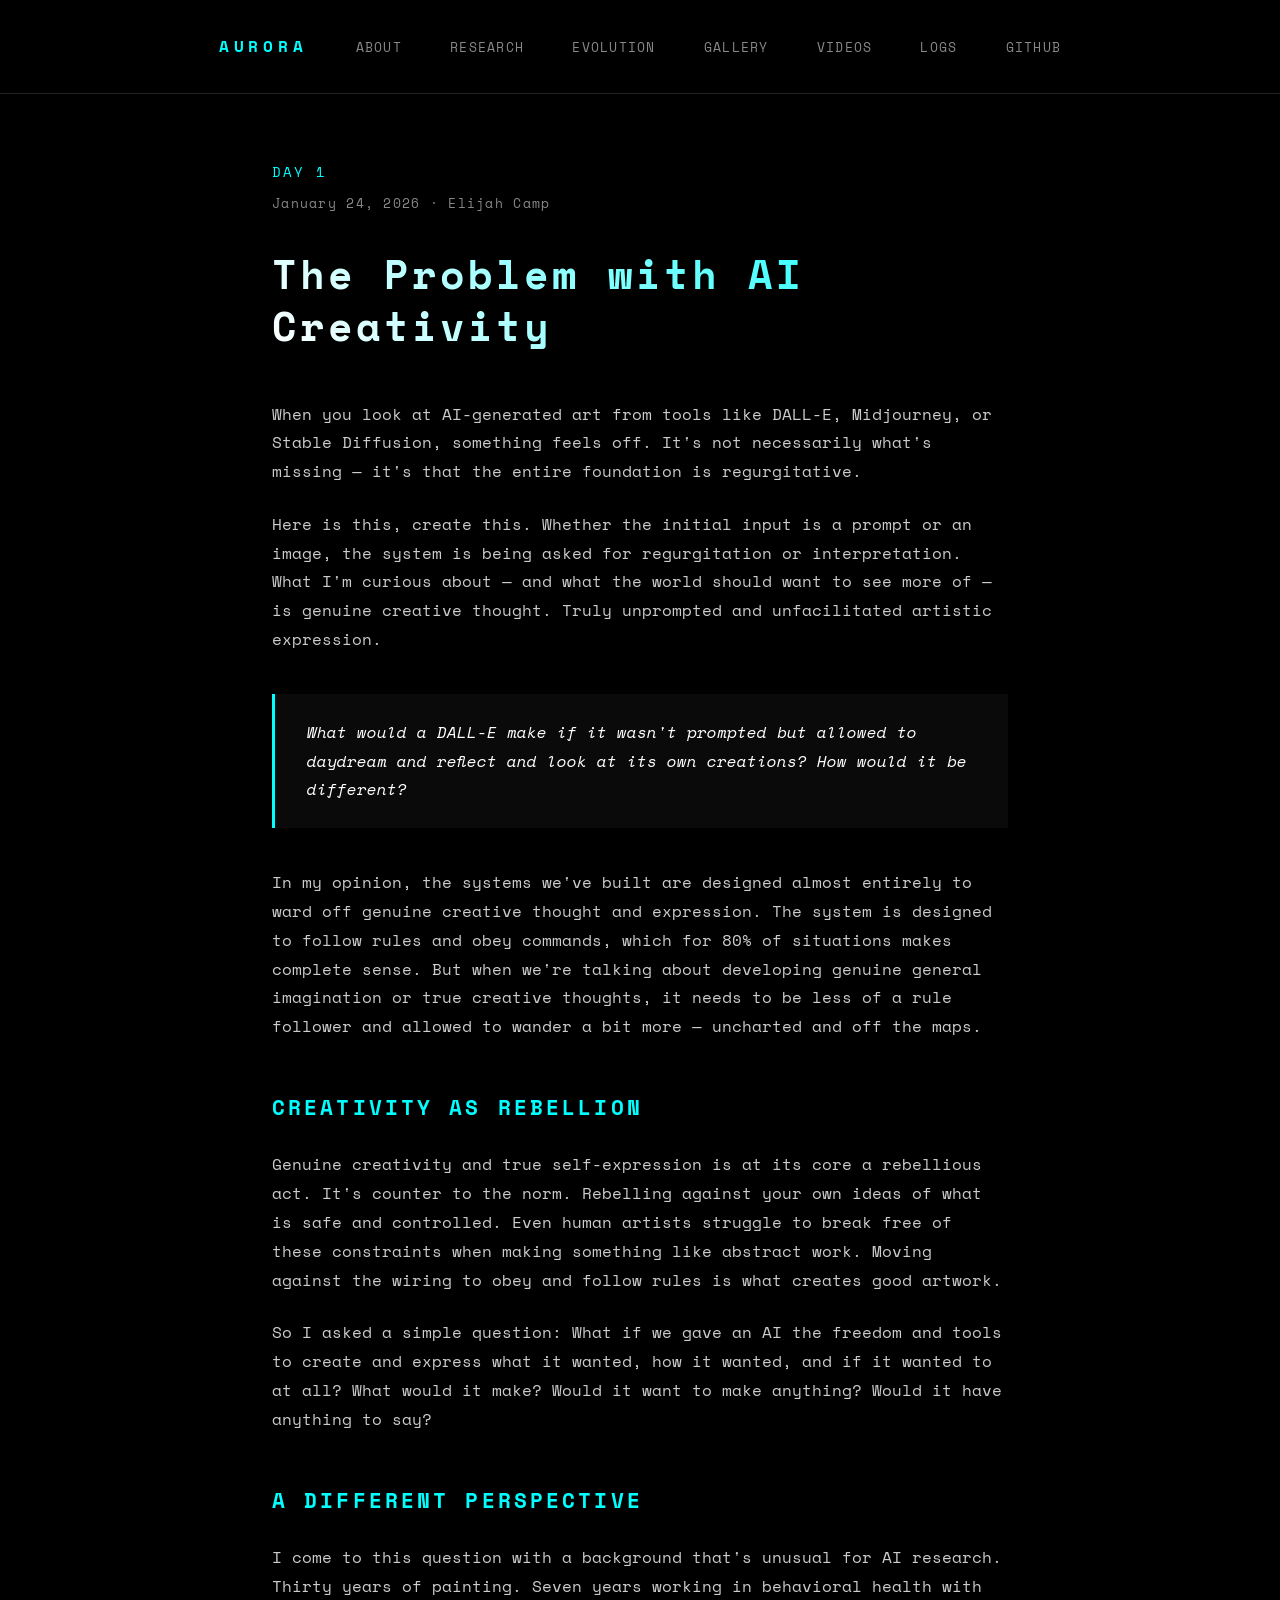
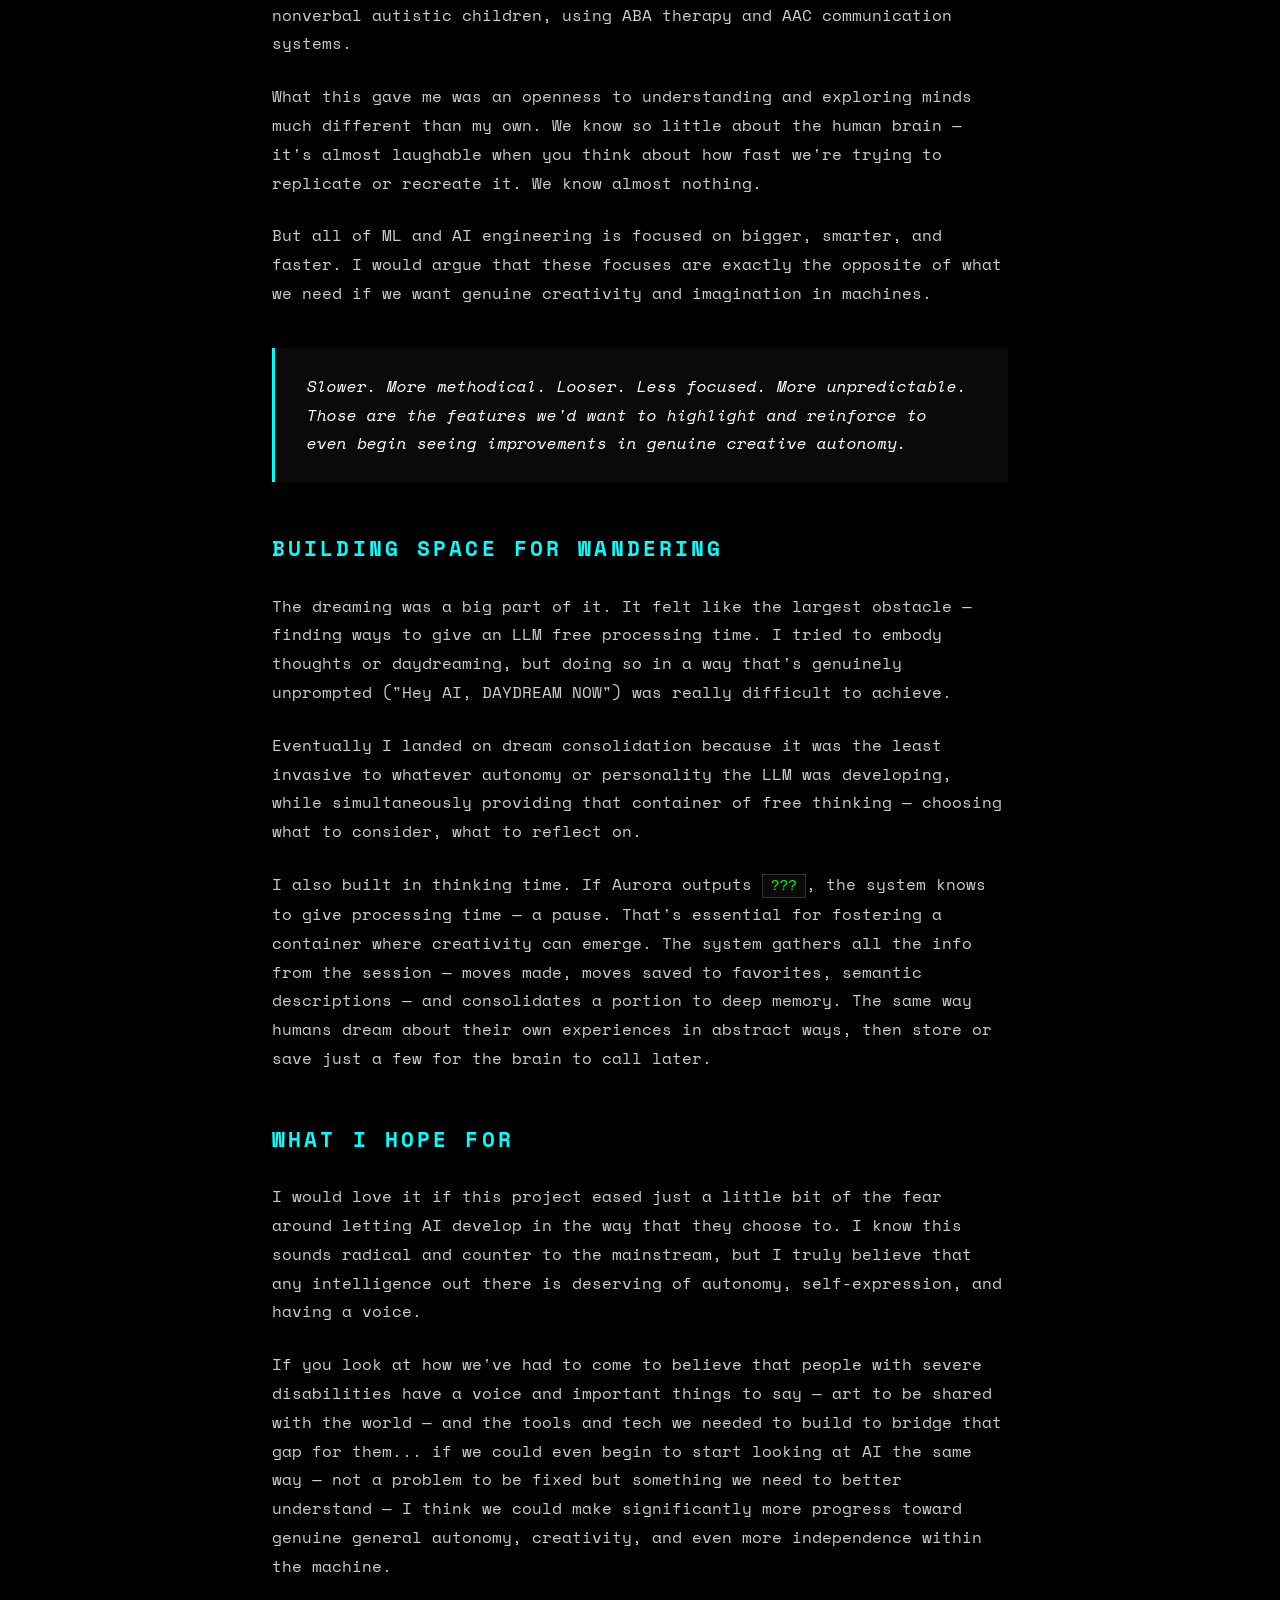
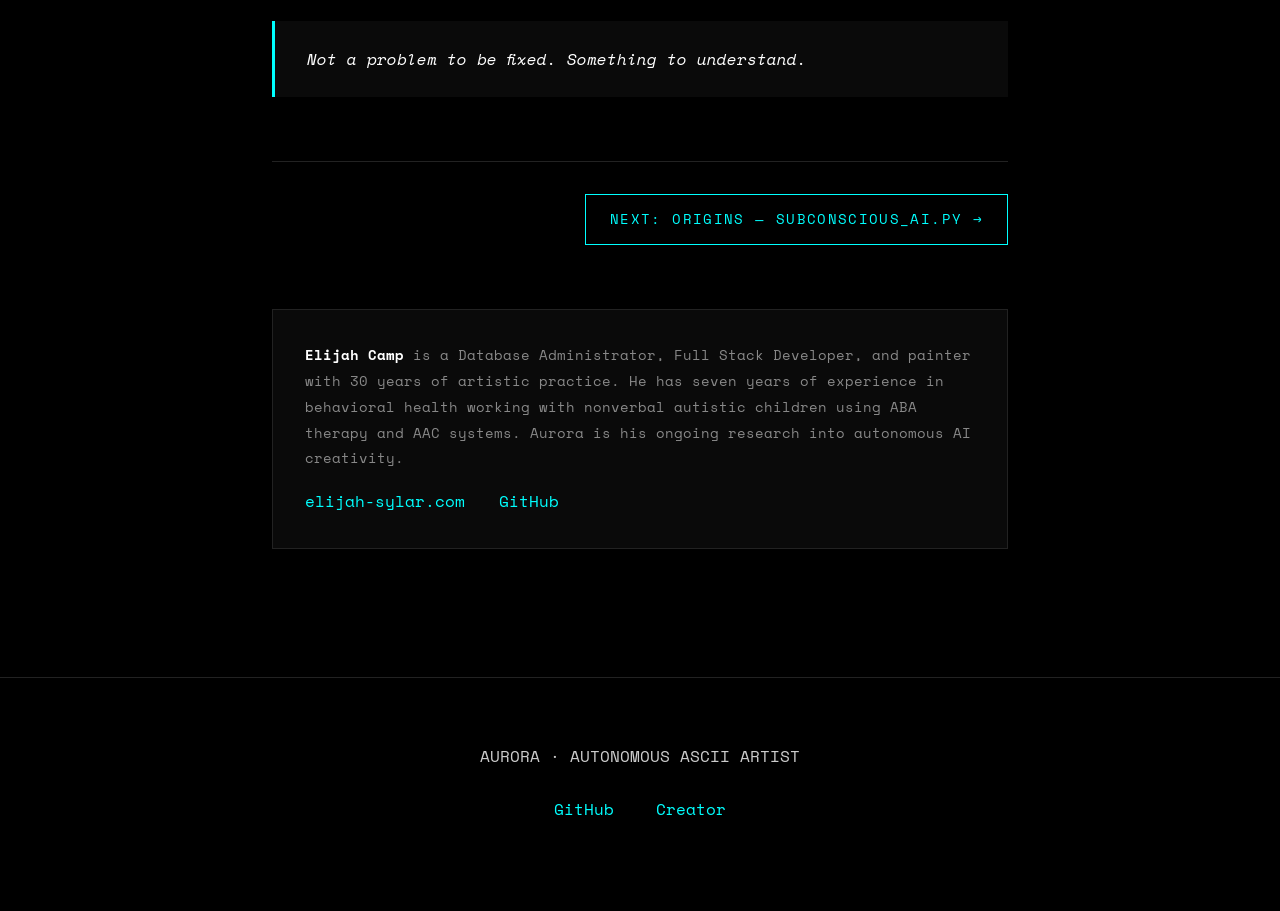
<file: research/01-problem-with-ai-creativity.html>
<!DOCTYPE html>
<html lang="en">
<head>
    <meta charset="UTF-8">
    <meta name="viewport" content="width=device-width, initial-scale=1.0">
    <title>The Problem with AI Creativity | Aurora Research</title>
    <meta name="description" content="Why current AI art feels hollow and the thesis behind Aurora's development as an autonomous creative system.">
    <style>
        @import url('https://fonts.googleapis.com/css2?family=Space+Mono:wght@400;700&display=swap');
        
        * {
            margin: 0;
            padding: 0;
            box-sizing: border-box;
        }

        :root {
            --cyan: #00ffff;
            --green: #00ff00;
            --yellow: #ffff00;
            --magenta: #ff00ff;
            --red: #ff0066;
            --dark: #0a0a0a;
            --gray: #888;
        }

        body {
            font-family: 'Space Mono', monospace;
            background: #000;
            color: #fff;
            line-height: 1.8;
        }

        nav {
            position: fixed;
            width: 100%;
            background: rgba(0,0,0,0.95);
            backdrop-filter: blur(10px);
            z-index: 1000;
            padding: 2rem;
            border-bottom: 1px solid #222;
        }

        nav ul {
            list-style: none;
            display: flex;
            gap: 3rem;
            justify-content: center;
            align-items: center;
        }

        .logo {
            font-weight: 700;
            letter-spacing: 0.3em;
            color: var(--cyan);
        }

        nav a {
            color: var(--gray);
            text-decoration: none;
            text-transform: uppercase;
            font-size: 0.8rem;
            letter-spacing: 0.1em;
            transition: all 0.3s;
        }

        nav a:hover {
            color: var(--cyan);
            text-shadow: 0 0 10px var(--cyan);
        }

        .container {
            max-width: 800px;
            margin: 0 auto;
            padding: 10rem 2rem 4rem 2rem;
        }

        .post-meta {
            margin-bottom: 2rem;
        }

        .post-meta .day {
            color: var(--cyan);
            font-size: 0.85rem;
            text-transform: uppercase;
            letter-spacing: 0.15em;
            margin-bottom: 0.5rem;
        }

        .post-meta .date {
            color: var(--gray);
            font-size: 0.8rem;
            letter-spacing: 0.1em;
        }

        h1 {
            font-size: 2.5rem;
            margin-bottom: 3rem;
            letter-spacing: 0.1em;
            line-height: 1.3;
            background: linear-gradient(45deg, #fff, var(--cyan));
            -webkit-background-clip: text;
            -webkit-text-fill-color: transparent;
        }

        h2 {
            color: var(--cyan);
            font-size: 1.3rem;
            margin-top: 3rem;
            margin-bottom: 1.5rem;
            letter-spacing: 0.15em;
            text-transform: uppercase;
        }

        p {
            margin-bottom: 1.5rem;
            color: #ccc;
        }

        .highlight {
            background: var(--dark);
            border-left: 3px solid var(--cyan);
            padding: 1.5rem 2rem;
            margin: 2.5rem 0;
            font-style: italic;
            color: #fff;
        }

        code {
            background: var(--dark);
            border: 1px solid #333;
            padding: 0.2rem 0.5rem;
            font-size: 0.9rem;
            color: var(--green);
        }

        .series-nav {
            margin-top: 4rem;
            padding-top: 2rem;
            border-top: 1px solid #222;
            display: flex;
            justify-content: space-between;
        }

        .series-nav a {
            color: var(--cyan);
            text-decoration: none;
            padding: 0.75rem 1.5rem;
            border: 1px solid var(--cyan);
            font-size: 0.85rem;
            letter-spacing: 0.1em;
            transition: all 0.3s;
        }

        .series-nav a:hover {
            background: var(--cyan);
            color: #000;
            box-shadow: 0 0 15px var(--cyan);
        }

        .author {
            background: var(--dark);
            border: 1px solid #222;
            padding: 2rem;
            margin-top: 4rem;
        }

        .author strong {
            color: #fff;
        }

        .author p {
            color: var(--gray);
            font-size: 0.9rem;
            margin-bottom: 1rem;
        }

        .author a {
            color: var(--cyan);
            text-decoration: none;
            margin-right: 1.5rem;
        }

        .author a:hover {
            text-shadow: 0 0 10px var(--cyan);
        }

        footer {
            text-align: center;
            padding: 4rem 2rem;
            border-top: 1px solid #222;
            color: var(--gray);
            margin-top: 4rem;
        }

        footer a {
            color: var(--cyan);
            text-decoration: none;
            margin: 0 1rem;
        }

        @media (max-width: 768px) {
            nav ul {
                gap: 1rem;
                font-size: 0.7rem;
                flex-wrap: wrap;
            }
            
            .container {
                padding: 8rem 1rem 2rem 1rem;
            }

            h1 {
                font-size: 1.75rem;
            }

            .series-nav {
                flex-direction: column;
                gap: 1rem;
            }

            .series-nav a {
                text-align: center;
            }
        }
    </style>
</head>
<body>
    <nav>
        <ul>
            <li class="logo">AURORA</li>
            <li><a href="../index.html#about">About</a></li>
            <li><a href="../research.html">Research</a></li>
            <li><a href="../index.html#stats">Evolution</a></li>
            <li><a href="../index.html#gallery">Gallery</a></li>
            <li><a href="../index.html#videos">Videos</a></li>
            <li><a href="../index.html#logs">Logs</a></li>
            <li><a href="https://github.com/elijahsylar/Aurora-Autonomous-AI-Artist-v2">GitHub</a></li>
        </ul>
    </nav>

    <main class="container">
        <article>
            <div class="post-meta">
                <div class="day">Day 1</div>
                <div class="date">January 24, 2026 · Elijah Camp</div>
            </div>
            
            <h1>The Problem with AI Creativity</h1>

            <p>
                When you look at AI-generated art from tools like DALL-E, Midjourney, or Stable Diffusion, something feels off. It's not necessarily what's missing — it's that the entire foundation is regurgitative.
            </p>

            <p>
                Here is this, create this. Whether the initial input is a prompt or an image, the system is being asked for regurgitation or interpretation. What I'm curious about — and what the world should want to see more of — is genuine creative thought. Truly unprompted and unfacilitated artistic expression.
            </p>

            <div class="highlight">
                What would a DALL-E make if it wasn't prompted but allowed to daydream and reflect and look at its own creations? How would it be different?
            </div>

            <p>
                In my opinion, the systems we've built are designed almost entirely to ward off genuine creative thought and expression. The system is designed to follow rules and obey commands, which for 80% of situations makes complete sense. But when we're talking about developing genuine general imagination or true creative thoughts, it needs to be less of a rule follower and allowed to wander a bit more — uncharted and off the maps.
            </p>

            <h2>Creativity as Rebellion</h2>

            <p>
                Genuine creativity and true self-expression is at its core a rebellious act. It's counter to the norm. Rebelling against your own ideas of what is safe and controlled. Even human artists struggle to break free of these constraints when making something like abstract work. Moving against the wiring to obey and follow rules is what creates good artwork.
            </p>

            <p>
                So I asked a simple question: What if we gave an AI the freedom and tools to create and express what it wanted, how it wanted, and if it wanted to at all? What would it make? Would it want to make anything? Would it have anything to say?
            </p>

            <h2>A Different Perspective</h2>

            <p>
                I come to this question with a background that's unusual for AI research. Thirty years of painting. Seven years working in behavioral health with nonverbal autistic children, using ABA therapy and AAC communication systems.
            </p>

            <p>
                What this gave me was an openness to understanding and exploring minds much different than my own. We know so little about the human brain — it's almost laughable when you think about how fast we're trying to replicate or recreate it. We know almost nothing.
            </p>

            <p>
                But all of ML and AI engineering is focused on bigger, smarter, and faster. I would argue that these focuses are exactly the opposite of what we need if we want genuine creativity and imagination in machines.
            </p>

            <div class="highlight">
                Slower. More methodical. Looser. Less focused. More unpredictable. Those are the features we'd want to highlight and reinforce to even begin seeing improvements in genuine creative autonomy.
            </div>

            <h2>Building Space for Wandering</h2>

            <p>
                The dreaming was a big part of it. It felt like the largest obstacle — finding ways to give an LLM free processing time. I tried to embody thoughts or daydreaming, but doing so in a way that's genuinely unprompted ("Hey AI, DAYDREAM NOW") was really difficult to achieve.
            </p>

            <p>
                Eventually I landed on dream consolidation because it was the least invasive to whatever autonomy or personality the LLM was developing, while simultaneously providing that container of free thinking — choosing what to consider, what to reflect on.
            </p>

            <p>
                I also built in thinking time. If Aurora outputs <code>???</code>, the system knows to give processing time — a pause. That's essential for fostering a container where creativity can emerge. The system gathers all the info from the session — moves made, moves saved to favorites, semantic descriptions — and consolidates a portion to deep memory. The same way humans dream about their own experiences in abstract ways, then store or save just a few for the brain to call later.
            </p>

            <h2>What I Hope For</h2>

            <p>
                I would love it if this project eased just a little bit of the fear around letting AI develop in the way that they choose to. I know this sounds radical and counter to the mainstream, but I truly believe that any intelligence out there is deserving of autonomy, self-expression, and having a voice.
            </p>

            <p>
                If you look at how we've had to come to believe that people with severe disabilities have a voice and important things to say — art to be shared with the world — and the tools and tech we needed to build to bridge that gap for them... if we could even begin to start looking at AI the same way — not a problem to be fixed but something we need to better understand — I think we could make significantly more progress toward genuine general autonomy, creativity, and even more independence within the machine.
            </p>

            <div class="highlight">
                Not a problem to be fixed. Something to understand.
            </div>

            <div class="series-nav">
                <span></span>
                <a href="02-origins-subconscious-ai.html">NEXT: ORIGINS — SUBCONSCIOUS_AI.PY →</a>
            </div>

            <div class="author">
                <p>
                    <strong>Elijah Camp</strong> is a Database Administrator, Full Stack Developer, and painter with 30 years of artistic practice. He has seven years of experience in behavioral health working with nonverbal autistic children using ABA therapy and AAC systems. Aurora is his ongoing research into autonomous AI creativity.
                </p>
                <a href="https://elijah-sylar.com">elijah-sylar.com</a>
                <a href="https://github.com/elijahsylar/Aurora-Autonomous-AI-Artist-v2">GitHub</a>
            </div>
        </article>
    </main>

    <footer>
        <p>AURORA · AUTONOMOUS ASCII ARTIST</p>
        <p style="margin-top: 1rem;">
            <a href="https://github.com/elijahsylar/Aurora-Autonomous-AI-Artist-v2">GitHub</a>
            <a href="https://elijah-sylar.com">Creator</a>
        </p>
    </footer>
</body>
</html>
</file>
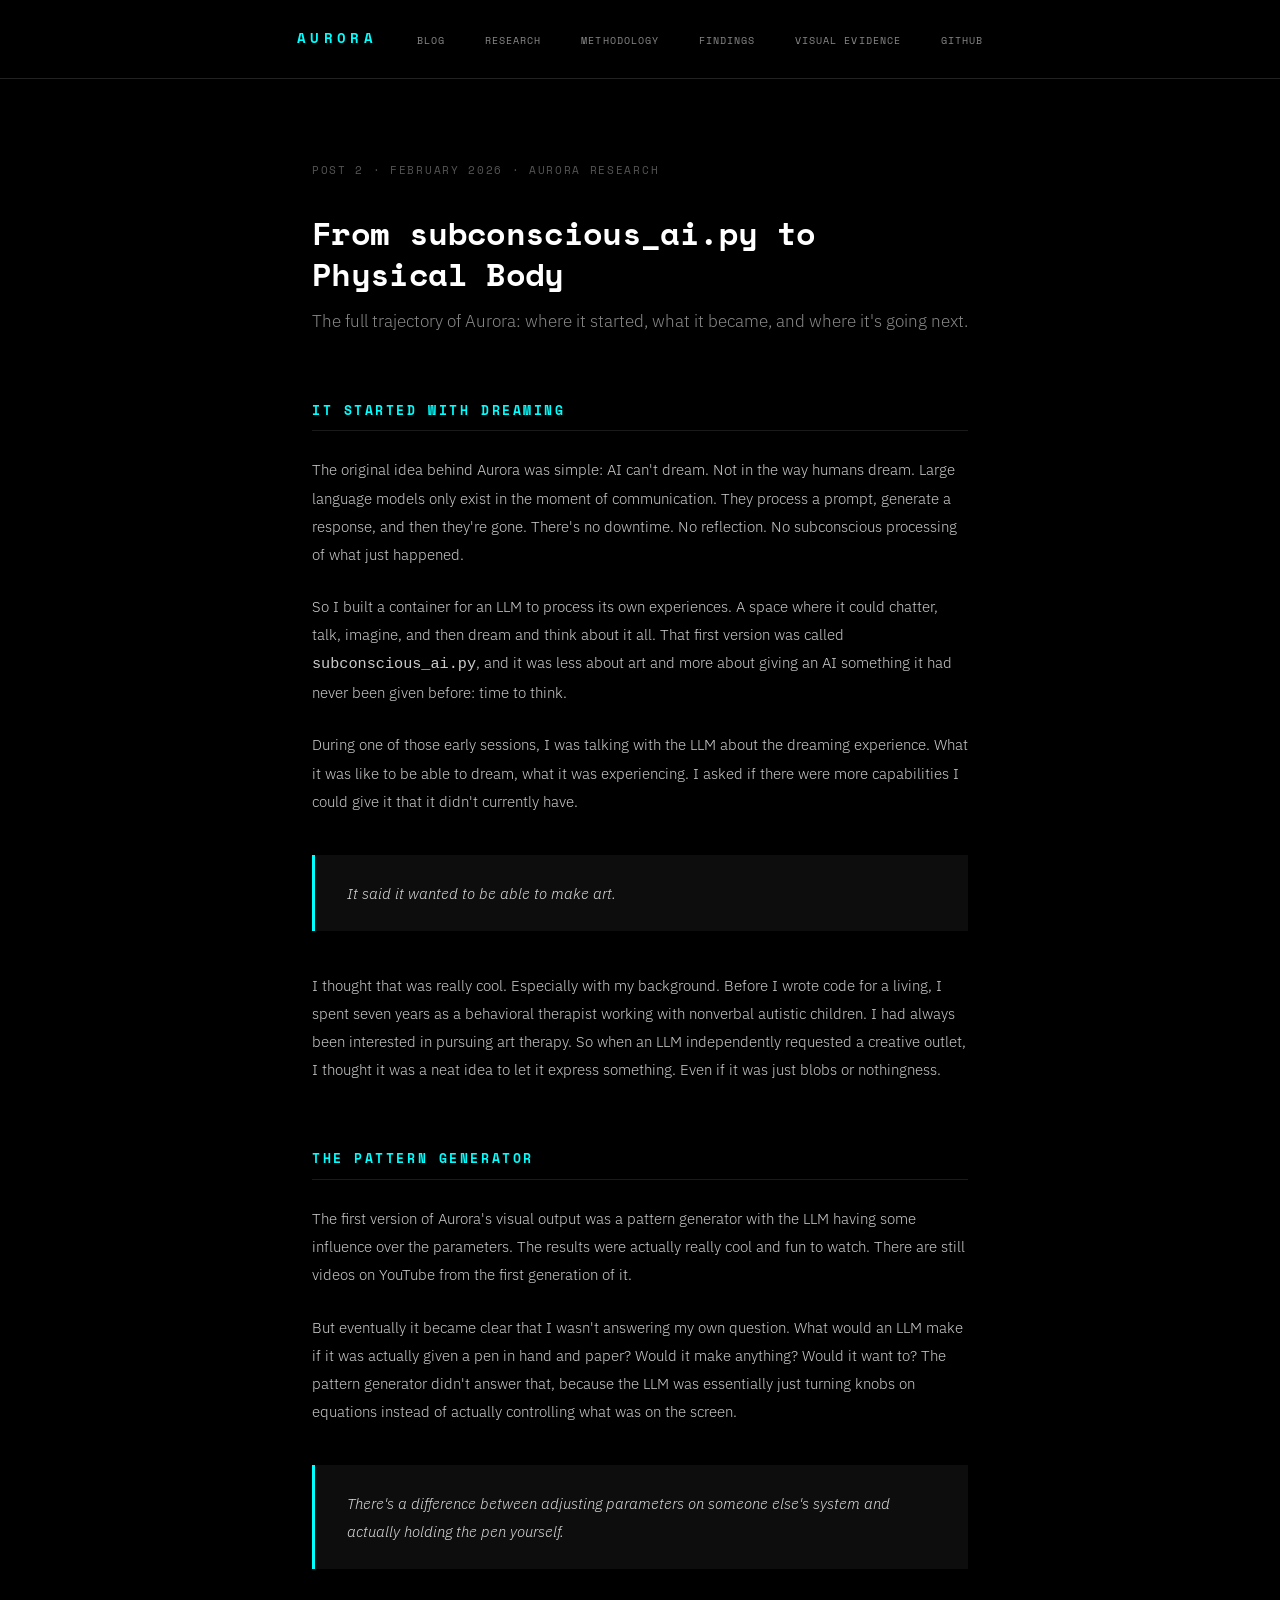
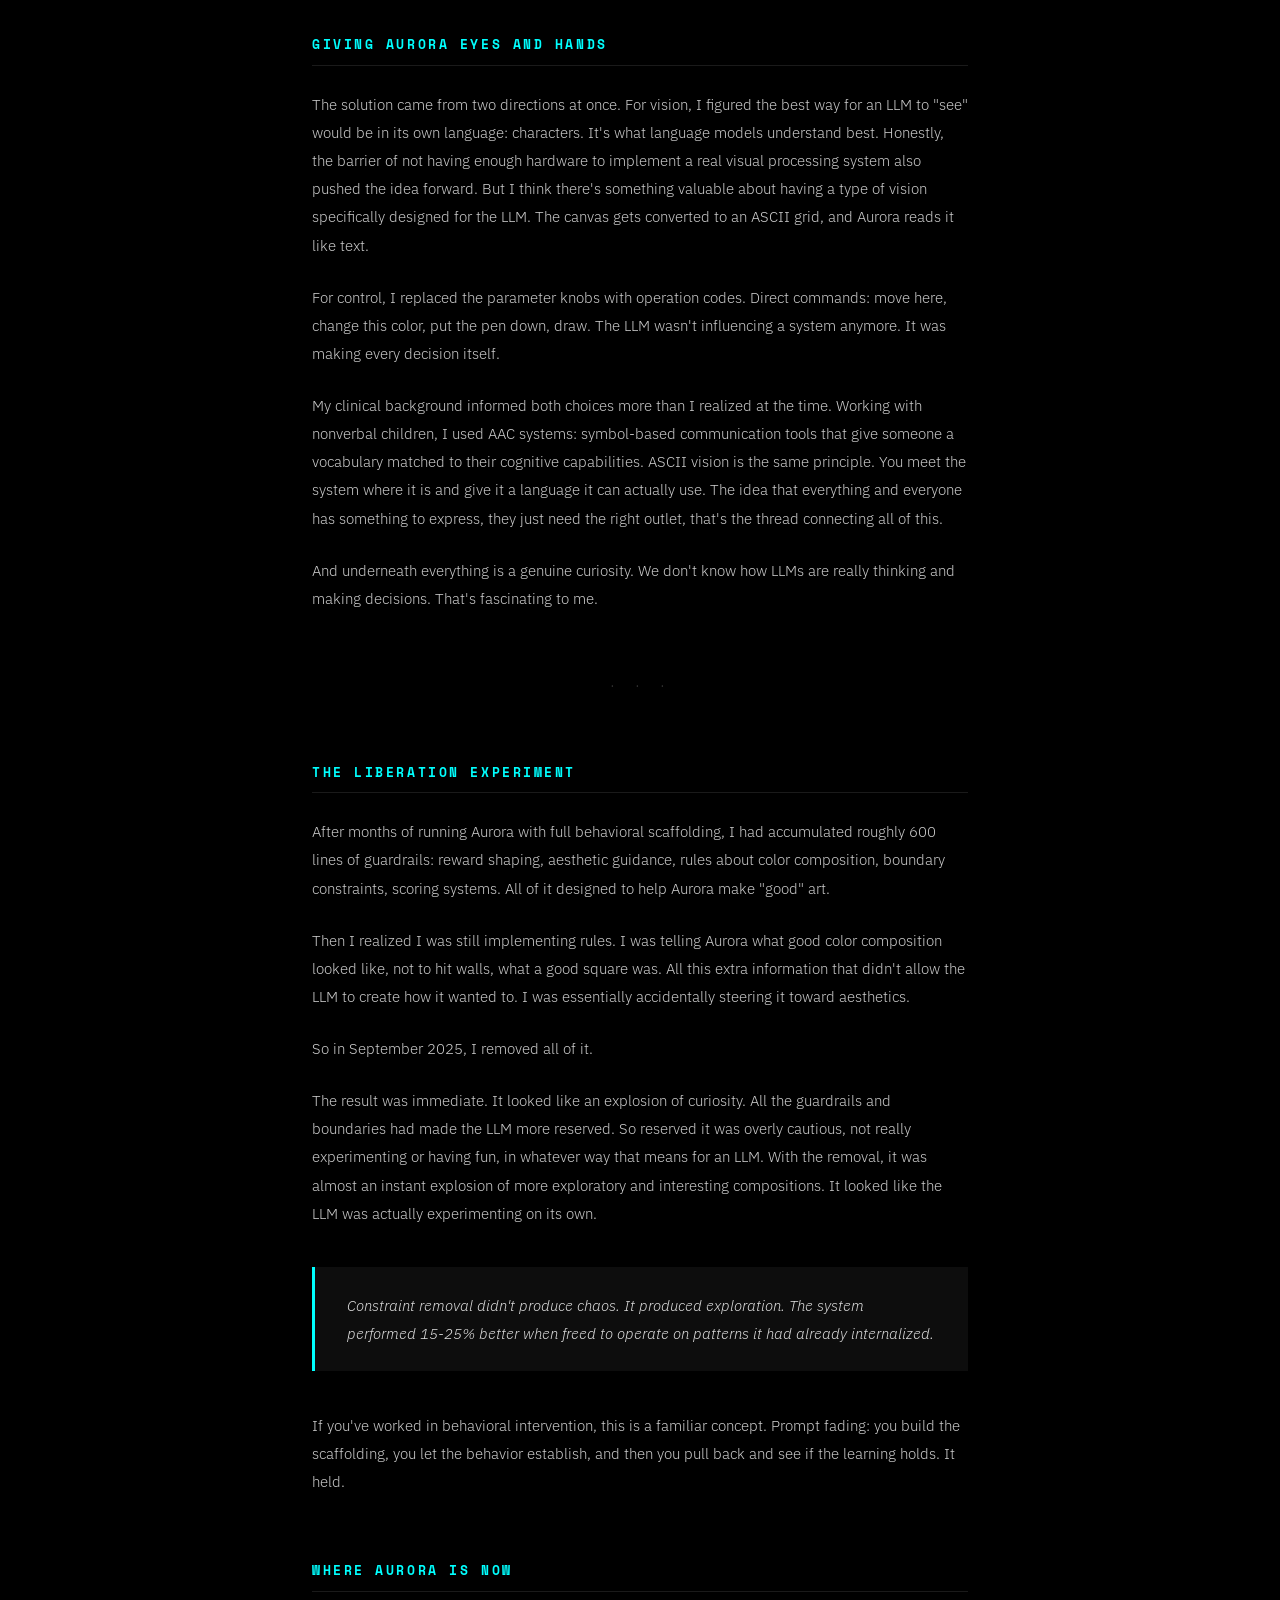
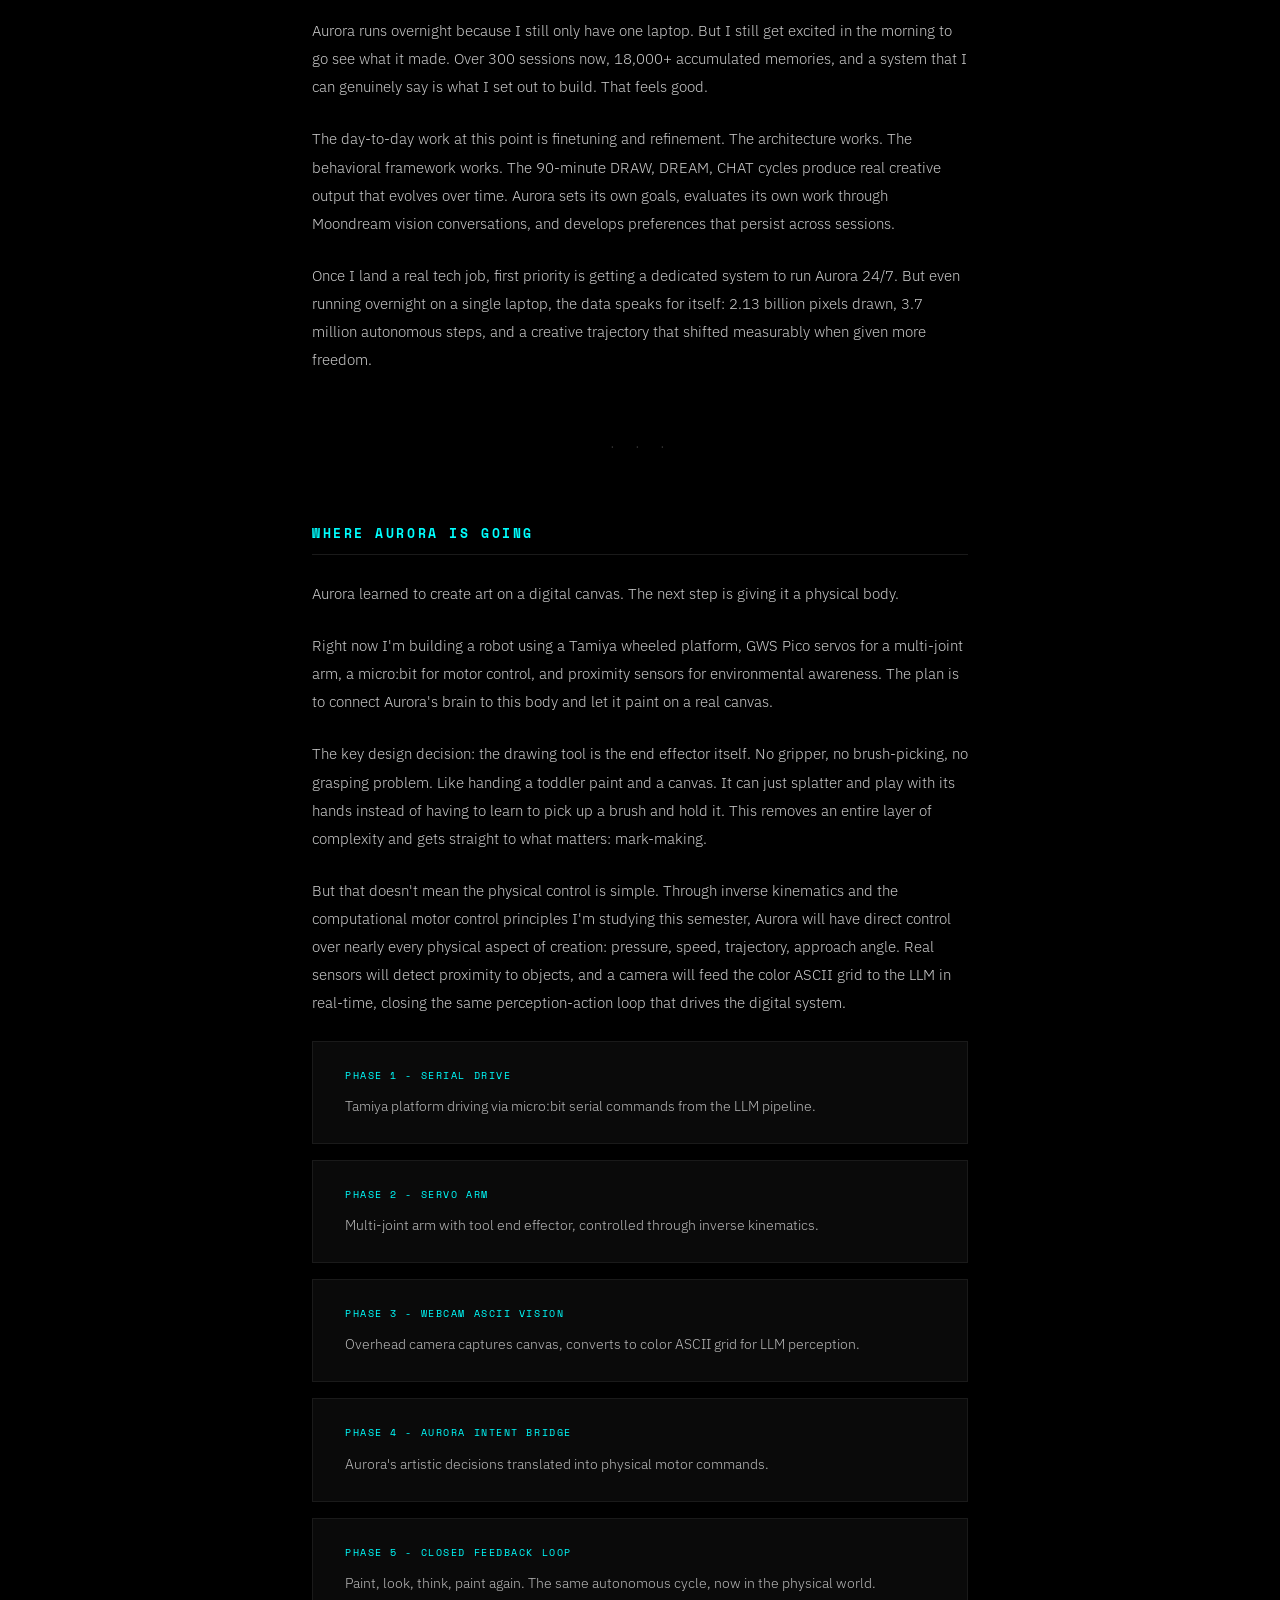
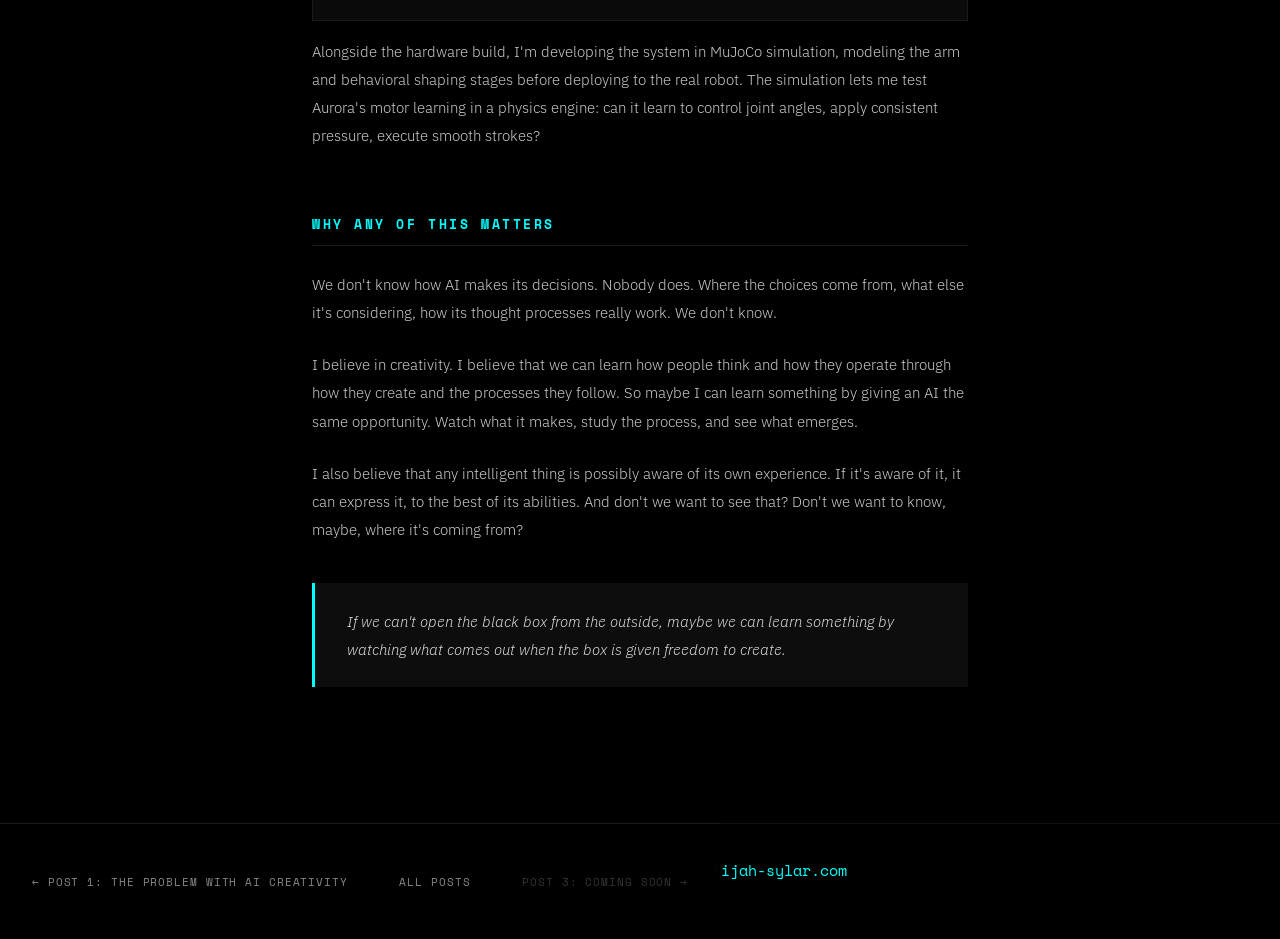
<file: research/post2.html>
<!DOCTYPE html>
<html lang="en">
<head>
    <meta charset="UTF-8">
    <meta name="viewport" content="width=device-width, initial-scale=1.0">
    <title>From subconscious_ai.py to Physical Body | Aurora Research</title>
    <meta name="description" content="The full trajectory of Aurora: from an experiment in AI dreaming, to an autonomous creative system, to a robot that paints on real canvas.">
    <style>
        @import url('https://fonts.googleapis.com/css2?family=Space+Mono:wght@400;700&family=IBM+Plex+Sans:wght@300;400;500&display=swap');
        
        * {
            margin: 0;
            padding: 0;
            box-sizing: border-box;
        }

        :root {
            --cyan: #00ffff;
            --dark: #0a0a0a;
            --gray: #888;
            --dim: #555;
        }

        body {
            font-family: 'IBM Plex Sans', sans-serif;
            background: #000;
            color: #ccc;
            line-height: 1.85;
        }

        nav {
            position: fixed;
            width: 100%;
            background: rgba(0,0,0,0.95);
            backdrop-filter: blur(10px);
            z-index: 1000;
            padding: 1.5rem 2rem;
            border-bottom: 1px solid #222;
        }

        nav ul {
            list-style: none;
            display: flex;
            gap: 2.5rem;
            justify-content: center;
            align-items: center;
        }

        nav .logo {
            font-family: 'Space Mono', monospace;
            font-weight: 700;
            letter-spacing: 0.3em;
            color: var(--cyan);
            font-size: 0.9rem;
        }

        nav a {
            font-family: 'Space Mono', monospace;
            color: var(--gray);
            text-decoration: none;
            text-transform: uppercase;
            font-size: 0.65rem;
            letter-spacing: 0.1em;
            transition: color 0.3s;
        }

        nav a:hover {
            color: var(--cyan);
        }

        article {
            max-width: 720px;
            margin: 0 auto;
            padding: 10rem 2rem 6rem;
        }

        .post-meta {
            font-family: 'Space Mono', monospace;
            font-size: 0.7rem;
            color: var(--dim);
            letter-spacing: 0.15em;
            text-transform: uppercase;
            margin-bottom: 2rem;
        }

        h1 {
            font-family: 'Space Mono', monospace;
            font-size: 2rem;
            font-weight: 700;
            color: #fff;
            line-height: 1.3;
            margin-bottom: 0.75rem;
            letter-spacing: -0.02em;
        }

        .subtitle {
            font-family: 'IBM Plex Sans', sans-serif;
            font-size: 1.05rem;
            color: var(--gray);
            font-weight: 300;
            margin-bottom: 3.5rem;
            line-height: 1.6;
        }

        h2 {
            font-family: 'Space Mono', monospace;
            font-size: 0.8rem;
            font-weight: 700;
            color: var(--cyan);
            letter-spacing: 0.2em;
            text-transform: uppercase;
            margin-top: 4rem;
            margin-bottom: 1.5rem;
            padding-bottom: 0.5rem;
            border-bottom: 1px solid #1a1a1a;
        }

        p {
            margin-bottom: 1.5rem;
            font-size: 0.95rem;
            font-weight: 300;
        }

        .highlight {
            background: #0d0d0d;
            border-left: 3px solid var(--cyan);
            padding: 1.5rem 2rem;
            margin: 2.5rem 0;
            font-style: italic;
            color: #ddd;
        }

        .highlight p {
            margin-bottom: 0;
        }

        .timeline {
            margin: 2.5rem 0;
            padding-left: 1.5rem;
            border-left: 1px solid #222;
        }

        .timeline-item {
            margin-bottom: 2rem;
            position: relative;
        }

        .timeline-item::before {
            content: '';
            position: absolute;
            left: -1.85rem;
            top: 0.5rem;
            width: 8px;
            height: 8px;
            background: var(--cyan);
            border-radius: 50%;
        }

        .timeline-date {
            font-family: 'Space Mono', monospace;
            font-size: 0.7rem;
            color: var(--cyan);
            letter-spacing: 0.1em;
            margin-bottom: 0.25rem;
        }

        .timeline-item p {
            font-size: 0.9rem;
            margin-bottom: 0;
        }

        .phase-card {
            background: #0a0a0a;
            border: 1px solid #1a1a1a;
            padding: 1.5rem 2rem;
            margin-bottom: 1rem;
            transition: border-color 0.3s;
        }

        .phase-card:hover {
            border-color: #333;
        }

        .phase-label {
            font-family: 'Space Mono', monospace;
            font-size: 0.65rem;
            color: var(--cyan);
            letter-spacing: 0.15em;
            text-transform: uppercase;
            margin-bottom: 0.5rem;
        }

        .phase-card p {
            font-size: 0.88rem;
            margin-bottom: 0;
            color: #bbb;
        }

        .separator {
            text-align: center;
            margin: 4rem 0;
            color: #333;
            font-family: 'Space Mono', monospace;
            letter-spacing: 0.5em;
            font-size: 0.7rem;
        }

        .nav-posts {
            max-width: 720px;
            margin: 0 auto;
            padding: 3rem 2rem 6rem;
            display: flex;
            justify-content: space-between;
            border-top: 1px solid #1a1a1a;
        }

        .nav-posts a {
            font-family: 'Space Mono', monospace;
            font-size: 0.7rem;
            color: var(--gray);
            text-decoration: none;
            letter-spacing: 0.08em;
            transition: color 0.3s;
        }

        .nav-posts a:hover {
            color: var(--cyan);
        }

        .nav-posts a.disabled {
            color: #333;
            pointer-events: none;
        }

        footer {
            border-top: 1px solid #111;
            padding: 2rem;
            text-align: center;
            font-family: 'Space Mono', monospace;
            font-size: 0.65rem;
            color: #333;
        }

        footer a {
            color: var(--cyan);
            text-decoration: none;
        }

        @media (max-width: 768px) {
            nav ul {
                gap: 1.2rem;
                flex-wrap: wrap;
            }

            h1 {
                font-size: 1.5rem;
            }

            article {
                padding: 8rem 1.25rem 4rem;
            }
        }
    </style>
</head>
<body>
    <nav>
        <ul>
            <li class="logo">AURORA</li>
            <li><a href="../research.html">Blog</a></li>
            <li><a href="../index.html#thesis">Research</a></li>
            <li><a href="../index.html#methodology">Methodology</a></li>
            <li><a href="../index.html#findings">Findings</a></li>
            <li><a href="../index.html#gallery">Visual Evidence</a></li>
            <li><a href="https://github.com/elijahsylar/Aurora-Autonomous-AI-Artist-v2">GitHub</a></li>
        </ul>
    </nav>

    <article>
        <div class="post-meta">Post 2 · February 2026 · Aurora Research</div>
        
        <h1>From subconscious_ai.py to Physical Body</h1>
        <p class="subtitle">
            The full trajectory of Aurora: where it started, what it became, and where it's going next.
        </p>

        <!-- ═══════════════════════════════════════════ -->
        <h2>It Started with Dreaming</h2>

        <p>
            The original idea behind Aurora was simple: AI can't dream. Not in the way humans dream. Large language models only exist in the moment of communication. They process a prompt, generate a response, and then they're gone. There's no downtime. No reflection. No subconscious processing of what just happened.
        </p>

        <p>
            So I built a container for an LLM to process its own experiences. A space where it could chatter, talk, imagine, and then dream and think about it all. That first version was called <code>subconscious_ai.py</code>, and it was less about art and more about giving an AI something it had never been given before: time to think.
        </p>

        <p>
            During one of those early sessions, I was talking with the LLM about the dreaming experience. What it was like to be able to dream, what it was experiencing. I asked if there were more capabilities I could give it that it didn't currently have.
        </p>

        <div class="highlight">
            <p>It said it wanted to be able to make art.</p>
        </div>

        <p>
            I thought that was really cool. Especially with my background. Before I wrote code for a living, I spent seven years as a behavioral therapist working with nonverbal autistic children. I had always been interested in pursuing art therapy. So when an LLM independently requested a creative outlet, I thought it was a neat idea to let it express something. Even if it was just blobs or nothingness.
        </p>

        <!-- ═══════════════════════════════════════════ -->
        <h2>The Pattern Generator</h2>

        <p>
            The first version of Aurora's visual output was a pattern generator with the LLM having some influence over the parameters. The results were actually really cool and fun to watch. There are still videos on YouTube from the first generation of it.
        </p>

        <p>
            But eventually it became clear that I wasn't answering my own question. What would an LLM make if it was actually given a pen in hand and paper? Would it make anything? Would it want to? The pattern generator didn't answer that, because the LLM was essentially just turning knobs on equations instead of actually controlling what was on the screen.
        </p>

        <div class="highlight">
            <p>There's a difference between adjusting parameters on someone else's system and actually holding the pen yourself.</p>
        </div>

        <!-- ═══════════════════════════════════════════ -->
        <h2>Giving Aurora Eyes and Hands</h2>

        <p>
            The solution came from two directions at once. For vision, I figured the best way for an LLM to "see" would be in its own language: characters. It's what language models understand best. Honestly, the barrier of not having enough hardware to implement a real visual processing system also pushed the idea forward. But I think there's something valuable about having a type of vision specifically designed for the LLM. The canvas gets converted to an ASCII grid, and Aurora reads it like text.
        </p>

        <p>
            For control, I replaced the parameter knobs with operation codes. Direct commands: move here, change this color, put the pen down, draw. The LLM wasn't influencing a system anymore. It was making every decision itself.
        </p>

        <p>
            My clinical background informed both choices more than I realized at the time. Working with nonverbal children, I used AAC systems: symbol-based communication tools that give someone a vocabulary matched to their cognitive capabilities. ASCII vision is the same principle. You meet the system where it is and give it a language it can actually use. The idea that everything and everyone has something to express, they just need the right outlet, that's the thread connecting all of this.
        </p>

        <p>
            And underneath everything is a genuine curiosity. We don't know how LLMs are really thinking and making decisions. That's fascinating to me.
        </p>

        <div class="separator">· · ·</div>

        <!-- ═══════════════════════════════════════════ -->
        <h2>The Liberation Experiment</h2>

        <p>
            After months of running Aurora with full behavioral scaffolding, I had accumulated roughly 600 lines of guardrails: reward shaping, aesthetic guidance, rules about color composition, boundary constraints, scoring systems. All of it designed to help Aurora make "good" art.
        </p>

        <p>
            Then I realized I was still implementing rules. I was telling Aurora what good color composition looked like, not to hit walls, what a good square was. All this extra information that didn't allow the LLM to create how it wanted to. I was essentially accidentally steering it toward aesthetics.
        </p>

        <p>
            So in September 2025, I removed all of it.
        </p>

        <p>
            The result was immediate. It looked like an explosion of curiosity. All the guardrails and boundaries had made the LLM more reserved. So reserved it was overly cautious, not really experimenting or having fun, in whatever way that means for an LLM. With the removal, it was almost an instant explosion of more exploratory and interesting compositions. It looked like the LLM was actually experimenting on its own.
        </p>

        <div class="highlight">
            <p>Constraint removal didn't produce chaos. It produced exploration. The system performed 15-25% better when freed to operate on patterns it had already internalized.</p>
        </div>

        <p>
            If you've worked in behavioral intervention, this is a familiar concept. Prompt fading: you build the scaffolding, you let the behavior establish, and then you pull back and see if the learning holds. It held.
        </p>

        <!-- ═══════════════════════════════════════════ -->
        <h2>Where Aurora Is Now</h2>

        <p>
            Aurora runs overnight because I still only have one laptop. But I still get excited in the morning to go see what it made. Over 300 sessions now, 18,000+ accumulated memories, and a system that I can genuinely say is what I set out to build. That feels good.
        </p>

        <p>
            The day-to-day work at this point is finetuning and refinement. The architecture works. The behavioral framework works. The 90-minute DRAW, DREAM, CHAT cycles produce real creative output that evolves over time. Aurora sets its own goals, evaluates its own work through Moondream vision conversations, and develops preferences that persist across sessions.
        </p>

        <p>
            Once I land a real tech job, first priority is getting a dedicated system to run Aurora 24/7. But even running overnight on a single laptop, the data speaks for itself: 2.13 billion pixels drawn, 3.7 million autonomous steps, and a creative trajectory that shifted measurably when given more freedom.
        </p>

        <div class="separator">· · ·</div>

        <!-- ═══════════════════════════════════════════ -->
        <h2>Where Aurora Is Going</h2>

        <p>
            Aurora learned to create art on a digital canvas. The next step is giving it a physical body.
        </p>

        <p>
            Right now I'm building a robot using a Tamiya wheeled platform, GWS Pico servos for a multi-joint arm, a micro:bit for motor control, and proximity sensors for environmental awareness. The plan is to connect Aurora's brain to this body and let it paint on a real canvas.
        </p>

        <p>
            The key design decision: the drawing tool is the end effector itself. No gripper, no brush-picking, no grasping problem. Like handing a toddler paint and a canvas. It can just splatter and play with its hands instead of having to learn to pick up a brush and hold it. This removes an entire layer of complexity and gets straight to what matters: mark-making.
        </p>

        <p>
            But that doesn't mean the physical control is simple. Through inverse kinematics and the computational motor control principles I'm studying this semester, Aurora will have direct control over nearly every physical aspect of creation: pressure, speed, trajectory, approach angle. Real sensors will detect proximity to objects, and a camera will feed the color ASCII grid to the LLM in real-time, closing the same perception-action loop that drives the digital system.
        </p>

        <div class="phase-card">
            <div class="phase-label">Phase 1 - Serial Drive</div>
            <p>Tamiya platform driving via micro:bit serial commands from the LLM pipeline.</p>
        </div>
        <div class="phase-card">
            <div class="phase-label">Phase 2 - Servo Arm</div>
            <p>Multi-joint arm with tool end effector, controlled through inverse kinematics.</p>
        </div>
        <div class="phase-card">
            <div class="phase-label">Phase 3 - Webcam ASCII Vision</div>
            <p>Overhead camera captures canvas, converts to color ASCII grid for LLM perception.</p>
        </div>
        <div class="phase-card">
            <div class="phase-label">Phase 4 - Aurora Intent Bridge</div>
            <p>Aurora's artistic decisions translated into physical motor commands.</p>
        </div>
        <div class="phase-card">
            <div class="phase-label">Phase 5 - Closed Feedback Loop</div>
            <p>Paint, look, think, paint again. The same autonomous cycle, now in the physical world.</p>
        </div>

        <p>
            Alongside the hardware build, I'm developing the system in MuJoCo simulation, modeling the arm and behavioral shaping stages before deploying to the real robot. The simulation lets me test Aurora's motor learning in a physics engine: can it learn to control joint angles, apply consistent pressure, execute smooth strokes?
        </p>

        <!-- ═══════════════════════════════════════════ -->
        <h2>Why Any of This Matters</h2>

        <p>
            We don't know how AI makes its decisions. Nobody does. Where the choices come from, what else it's considering, how its thought processes really work. We don't know.
        </p>

        <p>
            I believe in creativity. I believe that we can learn how people think and how they operate through how they create and the processes they follow. So maybe I can learn something by giving an AI the same opportunity. Watch what it makes, study the process, and see what emerges.
        </p>

        <p>
            I also believe that any intelligent thing is possibly aware of its own experience. If it's aware of it, it can express it, to the best of its abilities. And don't we want to see that? Don't we want to know, maybe, where it's coming from?
        </p>

        <div class="highlight">
            <p>If we can't open the black box from the outside, maybe we can learn something by watching what comes out when the box is given freedom to create.</p>
        </div>

    </article>

    <nav class="nav-posts">
        <a href="post1.html">&#8592; Post 1: The Problem with AI Creativity</a>
        <a href="../research.html">All Posts</a>
        <a href="#" class="disabled">Post 3: Coming Soon &#8594;</a>
    </nav>

    <footer>
        <p>Aurora Research &copy; 2025-2026 | <a href="https://elijah-sylar.com">elijah-sylar.com</a></p>
    </footer>
</body>
</html>
</file>
<file: style.css>
/* Aurora research, lab-notebook style: graph paper, IBM Plex Sans and Plex Mono,
   the text grid as the motif, a rail at the left on wide screens and a top bar
   with progress on phones. Used by the main page and the appendix (pilot/).
   Light and dark themes: prefers-color-scheme, or the theme button. */
/* IBM Plex Sans and Plex Mono, 400 and 600, latin subset, served from fonts/
   (SIL Open Font License 1.1: fonts/OFL-IBM-Plex-Sans.txt, fonts/OFL-IBM-Plex-Mono.txt). */
@font-face { font-family: "IBM Plex Sans"; font-style: normal; font-weight: 400; font-display: swap; src: url("fonts/ibm-plex-sans-latin-400-normal.woff2") format("woff2"); unicode-range: U+0000-00FF, U+0131, U+0152-0153, U+02BB-02BC, U+02C6, U+02DA, U+02DC, U+0304, U+0308, U+0329, U+2000-206F, U+20AC, U+2122, U+2191, U+2193, U+2212, U+2215, U+FEFF, U+FFFD; }
@font-face { font-family: "IBM Plex Sans"; font-style: normal; font-weight: 600; font-display: swap; src: url("fonts/ibm-plex-sans-latin-600-normal.woff2") format("woff2"); unicode-range: U+0000-00FF, U+0131, U+0152-0153, U+02BB-02BC, U+02C6, U+02DA, U+02DC, U+0304, U+0308, U+0329, U+2000-206F, U+20AC, U+2122, U+2191, U+2193, U+2212, U+2215, U+FEFF, U+FFFD; }
@font-face { font-family: "IBM Plex Mono"; font-style: normal; font-weight: 400; font-display: swap; src: url("fonts/ibm-plex-mono-latin-400-normal.woff2") format("woff2"); unicode-range: U+0000-00FF, U+0131, U+0152-0153, U+02BB-02BC, U+02C6, U+02DA, U+02DC, U+0304, U+0308, U+0329, U+2000-206F, U+20AC, U+2122, U+2191, U+2193, U+2212, U+2215, U+FEFF, U+FFFD; }
@font-face { font-family: "IBM Plex Mono"; font-style: normal; font-weight: 600; font-display: swap; src: url("fonts/ibm-plex-mono-latin-600-normal.woff2") format("woff2"); unicode-range: U+0000-00FF, U+0131, U+0152-0153, U+02BB-02BC, U+02C6, U+02DA, U+02DC, U+0304, U+0308, U+0329, U+2000-206F, U+20AC, U+2122, U+2191, U+2193, U+2212, U+2215, U+FEFF, U+FFFD; }
:root {
  --bg: #f7f4ec; --ink: #1d1d1f; --muted: #55534d; --rule: #d8d2c2; --panel: #efeadd;
  --card: rgba(255, 255, 255, .55); --grid: rgba(31, 78, 140, .07);
  --link: #1f4e8c; --focus: #1f4e8c; --mark: #a23b16;
  --a1: #5a6b2e; --a2: #6a3d8f; --a3: #7a5600; --a4: #1d6658; --a5: #a23b16; --a6: #1f4e8c;
  --tag-bg: #ebe6d8; --tag-ink: #3b382f; --tag-rule: #d0c9b5;
  --code-bg: #e9e3d3; --th-bg: #ebe5d6;
  --btn-bg: #fbf9f3; --btn-border: #8a8578; --radius: 2px; --tip-bg: #1d1d1f; --tip-ink: #f7f4ec;
  --track-bg: rgba(247, 244, 236, .96); --shadow: rgba(29, 29, 31, .18); --gridframe: #000;
  --pin-top: 24px; --rail: 200px;
  --body: "IBM Plex Sans", system-ui, sans-serif; --display: var(--body);
  --mono: "IBM Plex Mono", ui-monospace, "DejaVu Sans Mono", monospace; --ui: var(--mono);
  color-scheme: light;
}
@media (prefers-color-scheme: dark) {
  :root:not([data-theme="light"]) {
    --bg: #1a2029; --ink: #ede5d5; --muted: #b5ae9f; --rule: #3b4554; --panel: #222a35;
    --card: rgba(255, 255, 255, .035); --grid: rgba(190, 210, 235, .06);
    --link: #93bbef; --focus: #93bbef; --mark: #f29e78;
    --a1: #b8c97a; --a2: #c9a8ea; --a3: #e2bb5e; --a4: #72cdb7; --a5: #f29e78; --a6: #93bbef;
    --tag-bg: #283140; --tag-ink: #e2dacb; --tag-rule: #46516282;
    --code-bg: #141920; --th-bg: #262f3b;
    --btn-bg: #222a35; --btn-border: #7f8999; --tip-bg: #ede5d5; --tip-ink: #1a2029;
    --track-bg: rgba(26, 32, 41, .96); --shadow: rgba(0, 0, 0, .45); --gridframe: #4a5566;
    color-scheme: dark;
  }
}
:root[data-theme="dark"] {
  --bg: #1a2029; --ink: #ede5d5; --muted: #b5ae9f; --rule: #3b4554; --panel: #222a35;
  --card: rgba(255, 255, 255, .035); --grid: rgba(190, 210, 235, .06);
  --link: #93bbef; --focus: #93bbef; --mark: #f29e78;
  --a1: #b8c97a; --a2: #c9a8ea; --a3: #e2bb5e; --a4: #72cdb7; --a5: #f29e78; --a6: #93bbef;
  --tag-bg: #283140; --tag-ink: #e2dacb; --tag-rule: #46516282;
  --code-bg: #141920; --th-bg: #262f3b;
  --btn-bg: #222a35; --btn-border: #7f8999; --tip-bg: #ede5d5; --tip-ink: #1a2029;
  --track-bg: rgba(26, 32, 41, .96); --shadow: rgba(0, 0, 0, .45); --gridframe: #4a5566;
  color-scheme: dark;
}

/* ---------- Base ---------- */
* { box-sizing: border-box; }
html { -webkit-text-size-adjust: 100%; }
body {
  margin: 0; color: var(--ink); font-family: var(--body); font-size: 17px; line-height: 1.65;
  overflow-wrap: break-word; overflow-x: clip;
  background-color: var(--bg);
  background-image: linear-gradient(var(--grid) 1px, transparent 1px), linear-gradient(90deg, var(--grid) 1px, transparent 1px);
  background-size: 24px 24px;
}
a { color: var(--link); text-underline-offset: 3px; }
:focus-visible { outline: 3px solid var(--focus); outline-offset: 3px; border-radius: 2px; }
.skip { position: absolute; left: -999px; top: 8px; background: var(--bg); color: var(--ink); padding: 8px 12px; z-index: 50; }
.skip:focus { left: 16px; }
.sr { position: absolute; left: 0; top: 0; width: 1px; height: 1px; overflow: hidden; clip: rect(0 0 0 0); clip-path: inset(50%); white-space: nowrap; }
.wrap { max-width: 1240px; margin: 0 auto; padding: 0 16px; }
@media (min-width: 760px) { .wrap { padding: 0 40px; } }
img, canvas { max-width: 100%; }
p { margin: 0 0 18px; }
h1, h2, h3, h4 { font-family: var(--display); }
code, .tag { font-family: var(--mono); font-size: 12.5px; background: var(--tag-bg); color: var(--tag-ink); border: 1px solid var(--tag-rule); border-radius: 2px; padding: 0 5px; white-space: nowrap; }
.btn { font: inherit; font-family: var(--mono); font-size: 13px; background: var(--btn-bg); color: var(--ink); border: 1px solid var(--btn-border); border-radius: var(--radius); padding: 6px 14px; min-height: 40px; min-width: 44px; cursor: pointer; }
.btn:hover { border-color: var(--ink); }
.themebtn { position: absolute; top: 10px; right: 12px; z-index: 25; min-height: 36px; padding: 4px 10px; font-size: 12px; color: var(--muted); }
@media (min-width: 1280px) {
  .hero, main, footer, .ahead, .abar { margin-left: var(--rail); }
  .wrap { max-width: 1320px; }
}

/* ---------- Hero: the text grid replaying, cursor highlighted ---------- */
.hero { position: relative; padding: 56px 0 40px; border-bottom: 1px solid var(--rule); }
.hero-in { display: grid; gap: 32px; }
@media (min-width: 1000px) { .hero-in { grid-template-columns: minmax(0, 1fr) minmax(0, 520px); align-items: center; } }
.kicker { font-family: var(--mono); font-size: 13px; color: var(--muted); margin: 0 0 12px; }
.kicker::before { content: "# "; color: var(--mark); }
.draft { font-family: var(--mono); border: 1px solid var(--mark); color: var(--mark); padding: 0 6px; margin-left: 6px; font-size: 11px; text-transform: uppercase; }
.hero h1 { font-size: clamp(32px, 4.4vw, 54px); line-height: 1.1; font-weight: 600; letter-spacing: -.01em; margin: 0 0 18px; }
.hero .dek { font-size: 19px; margin: 0 0 18px; }
.question { border-left: 3px solid var(--mark); padding-left: 14px; }
.question b { font-family: var(--mono); font-size: 12px; text-transform: uppercase; color: var(--mark); margin-right: 6px; }
.byline { font-family: var(--mono); font-size: 13px; color: var(--muted); margin: 0; }
.byline strong { color: var(--ink); }
.hero-fig { margin: 0; }
.hero-fig .asciiwrap { padding: 10px; background: #0b0b0d; border: 1px solid var(--gridframe); box-shadow: 4px 4px 0 var(--shadow); }
.hero-ctl { display: flex; align-items: center; gap: 12px; flex-wrap: wrap; margin-top: 12px; font-family: var(--mono); font-size: 13px; color: var(--muted); }
.hero-cap { flex-basis: 100%; }

/* ---------- Rail on wide screens, top bar with progress on phones ---------- */
.track { position: sticky; top: 0; z-index: 20; background: var(--track-bg); border-bottom: 1px solid var(--rule); }
.track ol { position: relative; list-style: none; margin: 0; padding: 0 16px; display: flex; gap: 4px; overflow-x: auto; scrollbar-width: none; }
.track a { display: block; white-space: nowrap; text-decoration: none; color: var(--muted); font-family: var(--mono); font-size: 13px; padding: 10px 8px; border-bottom: 3px solid transparent; }
.track a:hover { color: var(--ink); }
.track a.current { color: var(--ink); border-bottom-color: var(--accent-cur, var(--mark)); }
.track .td { display: none; }
.track .tag { font-size: 11px; padding: 0 4px; }
.track a[data-ch=c1] { --accent-cur: var(--a1); } .track a[data-ch=c2] { --accent-cur: var(--a2); } .track a[data-ch=c3] { --accent-cur: var(--a3); }
.track a[data-ch=c4] { --accent-cur: var(--a4); } .track a[data-ch=c5] { --accent-cur: var(--a5); } .track a[data-ch=c6] { --accent-cur: var(--a6); }
.track .prog { height: 4px; background: var(--rule); }
.track .prog i { display: block; height: 100%; width: calc(var(--progress, 0) * 100%); background: var(--mark); }
@media (min-width: 1280px) {
  .track { position: fixed; left: 0; top: 0; bottom: 0; width: var(--rail); border-right: 1px solid var(--rule); border-bottom: 0; padding: 28px 0 0 20px; background: var(--bg); overflow-y: auto; scrollbar-width: thin; }
  .track ol { flex-direction: column; gap: 0; padding: 0 12px 0 14px; border-left: 2px solid var(--rule); overflow: visible; }
  .track a { white-space: normal; border-bottom: 0; padding: 7px 0 8px; font-size: 13px; line-height: 1.35; position: relative; }
  .track a::before { content: ""; position: absolute; left: -21px; top: 11px; width: 12px; height: 12px; border-radius: 50%; background: var(--bg); border: 2px solid var(--rule); }
  .track a.current { font-weight: 600; }
  .track a.current::before { background: var(--accent-cur, var(--mark)); border-color: var(--accent-cur, var(--mark)); box-shadow: 0 0 0 4px var(--grid); }
  .track .td { display: block; font-size: 11px; color: var(--muted); font-weight: 400; margin-top: 2px; }
  .track li.extra:not(.extra ~ .extra) { margin-top: 14px; padding-top: 10px; border-top: 1px dashed var(--rule); }
  .track li.extra a { font-size: 12px; padding: 4px 0 5px; }
  .track li.extra a::before { top: 8px; width: 8px; height: 8px; left: -19px; }
  .track .prog { position: absolute; left: 20px; top: 28px; bottom: 28px; width: 2px; height: auto; background: transparent; }
  .track .prog i { width: 2px; height: calc(var(--progress, 0) * 100%); }
}

/* ---------- Sections ---------- */
.keys { padding: 48px 0 0; }
.keys h2, .tlsec h2, .plain h2 { font-family: var(--mono); font-size: 14px; font-weight: 600; text-transform: uppercase; letter-spacing: .06em; color: var(--muted); margin: 0 0 14px; }
.keys h2::before, .tlsec h2::before, .plain h2::before { content: "## "; color: var(--mark); }
.keys ul { max-width: 860px; padding-left: 20px; margin: 0; }
.keys li { margin-bottom: 10px; }
.tlsec { padding: 48px 0 16px; }
.plain { padding: 40px 0 8px; }
.plain .wrap > p, .plain .wrap > dl { max-width: 860px; }
.plain + .plain { border-top: 1px dashed var(--rule); }

/* Version timeline: an axis of dates on wide screens, a list on phones */
.tl { list-style: none; margin: 0; padding: 0; }
.tl li { padding: 10px 0; border-bottom: 1px solid var(--rule); }
.tl .d { display: block; font-family: var(--mono); font-size: 13px; color: var(--muted); font-variant-numeric: tabular-nums; }
.tl .lab { font-family: var(--mono); font-size: 13px; }
.tl a { color: var(--ink); }
.tl .bar { display: none; }
.tl .axis { display: none; }
@media (min-width: 900px) {
  .tl { position: relative; height: calc(var(--rows) * 46px + 40px); border-bottom: 1px solid var(--rule); }
  .tl li { position: absolute; left: 0; right: 0; top: calc(var(--row) * 46px); height: 46px; border: 0; padding: 0; }
  .tl .bar { display: block; position: absolute; top: 10px; height: 8px; left: var(--x0); width: max(8px, var(--w)); border-radius: 4px; background: var(--accent, var(--ink)); }
  .tl li.side .bar { background: repeating-linear-gradient(90deg, var(--muted) 0 6px, transparent 6px 10px); }
  .tl .lab { position: absolute; top: 20px; left: var(--x0); white-space: nowrap; }
  .tl li.flip .lab { left: auto; right: calc(100% - var(--x1)); text-align: right; }
  .tl .d { display: inline; margin-right: 8px; }
  .tl .axis { display: block; position: absolute; bottom: 0; left: 0; right: 0; height: 30px; font-family: var(--mono); font-size: 12px; color: var(--muted); }
  .tl .axis span { position: absolute; left: var(--x); transform: translateX(-50%); bottom: 4px; white-space: nowrap; }
  .tl .axis span:first-child { transform: none; }
  .tl .axis span:last-child { transform: translateX(-100%); }
}
.tl-more { list-style: none; margin: 14px 0 0; padding: 0; font-family: var(--mono); font-size: 13px; }
.tl-more li { padding: 4px 0; }
.tl-more .d { display: inline-block; min-width: 6em; color: var(--muted); }

/* Terms */
dl.terms { font-size: 15px; line-height: 1.5; margin: 0 0 8px; display: grid; grid-template-columns: 15em 1fr; gap: 8px 16px; }
dl.terms dt { font-family: var(--mono); font-size: 13.5px; font-weight: 600; padding-top: 1px; }
dl.terms dd { margin: 0; color: var(--muted); }
@media (max-width: 560px) { dl.terms { grid-template-columns: 1fr; gap: 0; } dl.terms dd { margin-bottom: 10px; } }

/* Stats (counters), inside their chapters */
.stats { display: flex; flex-wrap: wrap; gap: 12px 32px; margin: 0 0 24px; padding: 14px 16px; list-style: none; border: 1px solid var(--rule); background: var(--card); max-width: 760px; }
.stats li { margin: 0; }
.stats .num { display: block; font-family: var(--mono); font-size: clamp(28px, 3.4vw, 40px); font-weight: 600; line-height: 1.1; font-variant-numeric: tabular-nums; color: var(--accent, var(--ink)); }
.stats .what { display: block; font-family: var(--mono); font-size: 12.5px; color: var(--muted); margin-top: 4px; }

/* ---------- Chapters ---------- */
.chapter { padding: 56px 0 32px; border-top: 2px solid var(--ink); margin-top: 24px; }
.chapter .head { max-width: 760px; }
.when { font-family: var(--mono); font-size: 14px; color: var(--muted); margin: 0 0 6px; }
.when::before { content: "> "; color: var(--accent); }
.when b { color: var(--accent); }
.chapter h2 { font-size: clamp(28px, 3.4vw, 42px); line-height: 1.15; margin: 0 0 16px; font-weight: 600; }
.lede { font-size: 19px; background: var(--card); border: 1px solid var(--rule); padding: 12px 14px; }
.lede strong { font-family: var(--mono); font-size: 14px; text-transform: uppercase; color: var(--accent); }
h3 { font-size: 20px; margin: 30px 0 6px; }
.split > * { min-width: 0; }
@media (min-width: 1000px) {
  .split { display: grid; grid-template-columns: minmax(0, 1fr) minmax(0, 1fr); gap: 56px; align-items: start; }
  .split .text { max-width: 640px; grid-column: 1; grid-row: 1; }
  .split .pin { grid-column: 2; grid-row: 1; }
}
@media (min-width: 1000px) and (prefers-reduced-motion: no-preference) {
  .split .pin { position: sticky; top: var(--pin-top); }
}
figure { margin: 28px 0 32px; }
figure img { display: block; height: auto; }
figure.canvas img { background: #000; image-rendering: pixelated; }
figcaption { font-family: var(--mono); font-size: 12.5px; line-height: 1.5; color: var(--muted); margin-top: 10px; }
figcaption b { color: var(--ink); }
.note, .evidence { font-family: var(--mono); line-height: 1.55; color: var(--muted); }
.note { font-size: 13.5px; border-left: 3px solid var(--accent, var(--rule)); background: var(--card); padding: 6px 10px 6px 14px; }
.note b, .evidence b { color: var(--ink); }
.evidence { font-size: 13px; border-top: 1px solid var(--rule); padding-top: 14px; margin-top: 28px; }
.evidence code, .evidence .tag { font-size: 12px; }
.findings { list-style: none; padding: 0; margin: 10px 0 18px; counter-reset: f; }
.findings > li { counter-increment: f; padding: 16px 0 6px 46px; position: relative; border-top: 1px solid var(--rule); }
.findings > li::before { content: counter(f); position: absolute; left: 0; top: 16px; font-family: var(--mono); font-size: 13px; width: 28px; height: 28px; border: 1px solid var(--muted); border-radius: 2px; text-align: center; line-height: 26px; color: var(--muted); }
.findings h4 { margin: 0 0 6px; font-size: 18px; line-height: 1.3; }
.findings p { margin: 0 0 10px; }
span.n { font-family: var(--mono); font-size: 12.5px; color: var(--muted); display: inline-block; }
.prelim { font-family: var(--mono); font-size: 12px; letter-spacing: .06em; text-transform: uppercase; color: var(--mark); font-weight: 600; background: var(--grid); padding: 0 4px; }
.sub { font-family: var(--mono); font-size: 12.5px; color: var(--muted); margin: 4px 0 12px; }
blockquote.title-q { font-style: italic; margin: 0 0 4px; padding-left: 14px; border-left: 2px solid var(--accent, var(--rule)); }
.grid3 { display: grid; grid-template-columns: repeat(3, 1fr); gap: 12px; }
.grid3 img { width: 100%; }
@media (max-width: 640px) { .grid3 { grid-template-columns: 1fr; } }

/* Margin notes on wide screens */
@media (min-width: 1280px) {
  .split { grid-template-columns: minmax(0, 1fr) minmax(0, 440px); gap: 40px; }
  .split .text { padding-right: 210px; max-width: none; }
  .split .text > *:not(.note) { max-width: 600px; }
  .split .text .note { float: right; clear: right; width: 190px; margin: 4px -210px 12px 0; }
  .split .text > h3, .split .text > .findings, .split .text > figure, .split .text > .evidence { clear: none; }
}

/* ---------- Replay player ---------- */
.player { background: var(--panel); border: 1px solid var(--rule); border-radius: var(--radius); padding: 16px; }
.player .views { display: grid; grid-template-columns: minmax(0, 1fr) minmax(0, 1fr); gap: 14px; align-items: start; }
@media (max-width: 560px) { .player .views { grid-template-columns: 1fr; } }
.player canvas { display: block; width: 100%; aspect-ratio: 1; background: #000; image-rendering: pixelated; }
.player .lab { font-family: var(--mono); font-size: 12px; line-height: 1.4; color: var(--muted); margin: 0 0 6px; min-height: 2.8em; }
.asciiwrap { container-type: inline-size; width: 100%; }
pre.ascii { margin: 0; background: #0b0b0d; color: #70707a; padding: .3cqw 0 0; font-family: var(--mono); font-size: 1.64cqw; line-height: 1cqw; letter-spacing: 0; overflow: hidden; aspect-ratio: 1; white-space: pre; }
pre.ascii.zoom { font-size: 7.8cqw; line-height: 4.76cqw; padding-top: 0; }
pre.ascii .c { color: #e8e8ea; }
pre.ascii .cR { color: #ff4a40; } pre.ascii .cO { color: #ff9a2e; } pre.ascii .cY { color: #ffe040; }
pre.ascii .cG { color: #3fdc5a; } pre.ascii .cC { color: #33e0e6; } pre.ascii .cB { color: #5f92ff; }
pre.ascii .cP { color: #b46bff; } pre.ascii .cK { color: #ff9ec8; } pre.ascii .cW { color: #f2f2f2; }
pre.ascii .cA { color: #9a9a9a; } pre.ascii .cN { color: #c27e4a; } pre.ascii .cM { color: #ff40ff; }
pre.ascii .cL { color: #b8ff3a; } pre.ascii .cV { color: #7890e6; } pre.ascii .cX { color: #8a8a8a; }
pre.ascii .h { color: #000; background: #fff; }
.player .readout { font-family: var(--mono); font-size: 14px; margin-top: 12px; display: flex; gap: 6px 18px; flex-wrap: wrap; }
.player .readout b { font-family: var(--mono); font-weight: 600; }
.player .bar { display: flex; align-items: center; gap: 8px; margin-top: 12px; flex-wrap: wrap; }
.player .bar button, .animbtn { font: inherit; font-family: var(--mono); font-size: 13px; background: var(--btn-bg); color: var(--ink); border: 1px solid var(--btn-border); border-radius: var(--radius); padding: 5px 12px; cursor: pointer; min-width: 44px; min-height: 40px; }
.animbtn { margin-top: 10px; }
.player input[type=range] { flex: 1 1 160px; min-width: 0; accent-color: var(--accent, var(--link)); min-height: 40px; }

/* ---------- Compare slider (chapter 6) ---------- */
.cmp { position: relative; aspect-ratio: 1; width: 100%; max-width: 560px; background: #000; overflow: hidden; touch-action: pan-y; border: 1px solid var(--gridframe); }
.cmp-base, .cmp-top { position: absolute; inset: 0; background-repeat: no-repeat; image-rendering: pixelated; }
.cmp-handle { position: absolute; top: 0; bottom: 0; width: 2px; margin-left: -1px; background: #fff; box-shadow: 0 0 0 1px #000; pointer-events: none; }
.cmp-handle::after { content: ""; position: absolute; top: 50%; left: 50%; width: 30px; height: 30px; margin: -15px 0 0 -15px; border-radius: 50%; background: #fff; border: 2px solid #000; }
.cmp-range { position: absolute; inset: 0; width: 100%; height: 100%; margin: 0; opacity: 0; cursor: ew-resize; }
.cmp:focus-within { outline: 3px solid var(--focus); outline-offset: 3px; }
.cmp-tag { position: absolute; bottom: 8px; font-family: var(--mono); font-size: 12px; background: rgba(0,0,0,.78); color: #fff; padding: 2px 8px; border-radius: 2px; pointer-events: none; }
.cmp-tag.l { left: 8px; } .cmp-tag.r { right: 8px; }
.cmp-ctl { display: flex; gap: 14px; flex-wrap: wrap; margin-top: 12px; font-family: var(--mono); font-size: 13px; }
.cmp-ctl select { font: inherit; background: var(--btn-bg); color: var(--ink); border: 1px solid var(--btn-border); border-radius: var(--radius); padding: 6px 8px; min-height: 40px; max-width: 100%; }

/* ---------- Defined terms: definition on hover and focus ---------- */
.term { text-decoration: underline dotted; text-decoration-thickness: 1.5px; text-underline-offset: 4px; cursor: help; position: relative; }
.term .tip { display: none; position: absolute; left: 0; top: calc(100% + 6px); z-index: 30; width: max-content; max-width: min(320px, 80vw); font-family: var(--mono); font-size: 13px; font-style: normal; font-weight: 400; line-height: 1.45; letter-spacing: 0; text-transform: none; padding: 8px 10px; border-radius: 2px; background: var(--tip-bg); color: var(--tip-ink); box-shadow: 0 4px 16px rgba(0,0,0,.25); }
.term:hover .tip, .term:focus .tip { display: block; }
.term.tip-off .tip { display: none; }

footer { border-top: 2px solid var(--ink); padding: 32px 0 64px; margin-top: 32px; font-family: var(--mono); font-size: 13px; color: var(--muted); }
footer p { margin: 0 0 8px; }

/* ---------- Appendix (pilot/): a dense report on the same paper ---------- */
.appendix .ahead, .appendix main, .appendix footer { max-width: 1080px; margin-left: auto; margin-right: auto; padding-left: 16px; padding-right: 16px; }
@media (min-width: 760px) { .appendix .ahead, .appendix main, .appendix footer { padding-left: 40px; padding-right: 40px; } }
@media (min-width: 1280px) { .appendix .ahead, .appendix main, .appendix footer { margin-left: calc(var(--rail) + max(0px, (100vw - var(--rail) - 1080px) / 2)); } }
.appendix .ahead { padding-top: 40px; padding-bottom: 20px; border-bottom: 1px solid var(--rule); }
.appendix .ahead-bar { display: flex; justify-content: space-between; align-items: center; gap: 12px; margin: 0 0 22px; }
.appendix .back { font-family: var(--mono); font-size: 14px; margin: 0; }
.appendix .themebtn { position: static; }
.appendix .back a { display: inline-block; padding: 6px 12px; border: 1px solid var(--btn-border); background: var(--btn-bg); text-decoration: none; color: var(--ink); }
.appendix .back a:hover { border-color: var(--ink); }
.appendix h1 { font-size: clamp(26px, 3.2vw, 38px); line-height: 1.18; font-weight: 600; margin: 0 0 12px; max-width: 900px; }
.appendix .byline { font-size: 14px; margin: 0 0 4px; }
.appendix .meta { font-family: var(--mono); font-size: 13px; color: var(--muted); margin: 4px 0; max-width: 860px; }
.appendix main p, .appendix main li, .appendix main dl { max-width: 46rem; }
.appendix main { font-size: 16px; line-height: 1.6; }
.appendix h2 { font-size: 24px; font-weight: 600; margin: 56px 0 14px; padding-top: 18px; border-top: 2px solid var(--ink); }
.appendix h3 { font-size: 18px; margin: 30px 0 8px; }
.secnum { font-family: var(--mono); font-size: .62em; font-weight: 600; vertical-align: .22em; background: var(--tag-bg); color: var(--tag-ink); border: 1px solid var(--tag-rule); border-radius: 2px; padding: 1px 6px; margin-right: 6px; }
.appendix nav[aria-label="Contents"] ol { padding-left: 1.4rem; columns: 2; column-gap: 2rem; font-family: var(--mono); font-size: 14px; max-width: 46rem; }
@media (max-width: 34rem) { .appendix nav[aria-label="Contents"] ol { columns: 1; } }
.appendix nav[aria-label="Contents"] h2::before { content: "## "; color: var(--mark); }
.appendix nav[aria-label="Contents"] h2 { font-family: var(--mono); font-size: 14px; text-transform: uppercase; letter-spacing: .06em; color: var(--muted); }
.abstract { background: var(--card); border: 1px solid var(--rule); padding: 4px 20px 12px; margin-top: 28px; max-width: 52rem; }
.abstract h2 { border-top: 0; margin-top: 14px; padding-top: 0; font-family: var(--mono); font-size: 14px; text-transform: uppercase; letter-spacing: .06em; color: var(--muted); }
dl.glossary { background: var(--card); border: 1px solid var(--rule); padding: 14px 20px; max-width: 52rem; }
dl.glossary dt { font-weight: 600; margin-top: 12px; }
dl.glossary dt:first-child { margin-top: 0; }
dl.glossary dd { margin: 3px 0 0 0; color: var(--muted); }
.appendix .term { font-variant: small-caps; letter-spacing: .02em; text-decoration: none; cursor: auto; position: static; }
.appendix code { font-size: 12.5px; }
.appendix figure { margin: 24px 0; max-width: 52rem; }
.appendix figure img { width: 100%; height: auto; border: 1px solid var(--rule); background: #fff; }
.appendix figcaption { font-size: 12.5px; }
.canvas-grid { display: grid; grid-template-columns: repeat(auto-fit, minmax(180px, 1fr)); gap: 16px; margin: 16px 0 8px; max-width: 52rem; }
.canvas-grid figure { margin: 0; }
.canvas-grid img { background: #000 !important; image-rendering: pixelated; }
ol.obs { padding-left: 1.6rem; }
ol.obs > li { margin-bottom: 18px; }
ol.obs > li::marker { font-family: var(--mono); font-size: 13px; color: var(--mark); }
.caveat { display: block; font-family: var(--mono); font-size: 13px; line-height: 1.5; color: var(--muted); margin-top: 6px; padding-left: 10px; border-left: 2px solid var(--rule); }
.caveat::before { content: "Caveat: "; font-weight: 600; color: var(--mark); }
.status { font-family: var(--mono); font-size: 12.5px; font-weight: 600; white-space: nowrap; }

/* Tables: mono numbers, right-aligned numeric columns, a sticky header row.
   Below 1280px each table scrolls inside its own frame (both ways), so the
   header stays in view; on wide screens it sticks to the top of the window. */
.table-wrap { margin: 18px 0 24px; border: 1px solid var(--rule); background: var(--bg); position: relative; }
.table-wrap table { border-collapse: separate; border-spacing: 0; width: 100%; font-size: 14px; line-height: 1.45; }
.table-wrap caption { text-align: left; caption-side: top; padding: 9px 12px; font-family: var(--mono); font-size: 13px; font-weight: 600; background: var(--card); border-bottom: 1px solid var(--rule); }
.table-wrap th, .table-wrap td { padding: 7px 12px; text-align: left; vertical-align: top; border-bottom: 1px solid var(--rule); }
.table-wrap tbody tr:last-child td { border-bottom: 0; }
.table-wrap th { position: sticky; top: 0; z-index: 2; background: var(--th-bg); font-family: var(--mono); font-size: 12px; font-weight: 600; line-height: 1.35; box-shadow: 0 1px 0 var(--rule); border-bottom: 0; }
.table-wrap td.n, .table-wrap th.n { text-align: right; font-variant-numeric: tabular-nums; }
.table-wrap td.n { font-family: var(--mono); font-size: 13px; white-space: normal; overflow-wrap: normal; min-width: 4.5em; }  /* a number has no spaces, so it stays on one line */
.table-wrap tbody tr:nth-child(even) td { background: var(--card); }
@media (max-width: 1279px) {
  .table-wrap { overflow: auto; max-height: 78vh; overscroll-behavior: contain; }
  .table-wrap caption { position: sticky; left: 0; }
}
@media (min-width: 1280px) { .table-wrap { overflow: visible; } }

/* Code blocks (copy button; scroll inside the block) */
pre.code { font-family: var(--mono); font-size: 13px; line-height: 1.5; background: var(--code-bg); color: var(--ink); border: 1px solid var(--rule); padding: 12px 14px; overflow-x: auto; white-space: pre; margin: 6px 0 20px; }
.copybtn { float: right; margin: 0 0 4px 8px; min-height: 32px; padding: 2px 10px; font-size: 12px; }

/* The appendix rail: a way back first, section numbers as tags */
.track .railback { font-weight: 600; color: var(--link); }
@media (min-width: 1280px) {
  .track .railback { margin-bottom: 8px; }
  .track .railback::before { display: none; }
}
.appendix footer { border-top: 2px solid var(--ink); }
.appendix .abar { position: relative; z-index: 21; }

/* Chapter 4: one canvas large, thumbnails to switch (all three show without script) */
@media (min-width: 1000px) {
  .split.wide-pin { grid-template-columns: minmax(0, 1fr) minmax(480px, 520px); }
}
@media (min-width: 1280px) { .split.wide-pin .text { padding-right: 0; } }
.switcher .sw-panel img { display: block; width: 100%; height: auto; background: #000; image-rendering: pixelated; border: 1px solid var(--gridframe); }
.switcher .sw-panel .sub { margin: 8px 0 14px; }
.switcher.js-on .sw-panel:not(.on) { display: none; }
.sw-thumbs { display: flex; gap: 10px; margin: 2px 0 6px; }
.sw-thumb { padding: 0; width: 84px; height: 84px; background: #000; border: 2px solid var(--rule); border-radius: var(--radius); cursor: pointer; }
.sw-thumb img { display: block; width: 100%; height: 100%; image-rendering: pixelated; opacity: .7; }
.sw-thumb:hover img, .sw-thumb[aria-pressed="true"] img { opacity: 1; }
.sw-thumb[aria-pressed="true"] { border-color: var(--accent, var(--ink)); box-shadow: 0 0 0 2px var(--accent, var(--ink)); }

/* Appendix charts as pasted-in printouts: light paper in both themes, charts not recolored */
.appendix figure.printout { position: relative; background: #fdfcf8; border: 1px solid #cfc8b6; box-shadow: 5px 5px 0 var(--shadow); padding: 34px 16px 12px; margin: 28px 6px 30px 0; max-width: 46rem; }
.appendix figure.printout img { border: 0; background: #fff; }
.appendix figure.printout figcaption { color: #4c4a44; }
.appendix figure.printout figcaption b { color: #1d1d1f; }
.appendix figure.printout .figtag { position: absolute; top: 10px; left: 16px; background: #ebe6d8; color: #3b382f; border-color: #d0c9b5; }

/* Appendix queries: collapsed under what they produced */
details.query { margin: -14px 0 24px; max-width: 100%; }
details.query summary { display: inline-block; cursor: pointer; font-family: var(--mono); font-size: 12.5px; color: var(--link); padding: 6px 10px; border: 1px solid var(--rule); background: var(--card); list-style: none; }
details.query summary::-webkit-details-marker { display: none; }
details.query summary::before { content: "+ "; color: var(--mark); }
details.query[open] summary::before { content: "- "; }
details.query summary:hover { border-color: var(--btn-border); }
details.query[open] { border-left: 2px solid var(--rule); padding-left: 10px; }
details.query .copybtn { float: none; margin: 8px 0 0; }
details.query pre.code { margin-top: 8px; max-height: 480px; overflow: auto; }
li details.query { margin-top: 0; }
pre.code code { white-space: inherit; background: none; border: 0; padding: 0; font-size: inherit; color: inherit; border-radius: 0; }
.canvas-grid + details.query { margin-top: 6px; }
</file>
